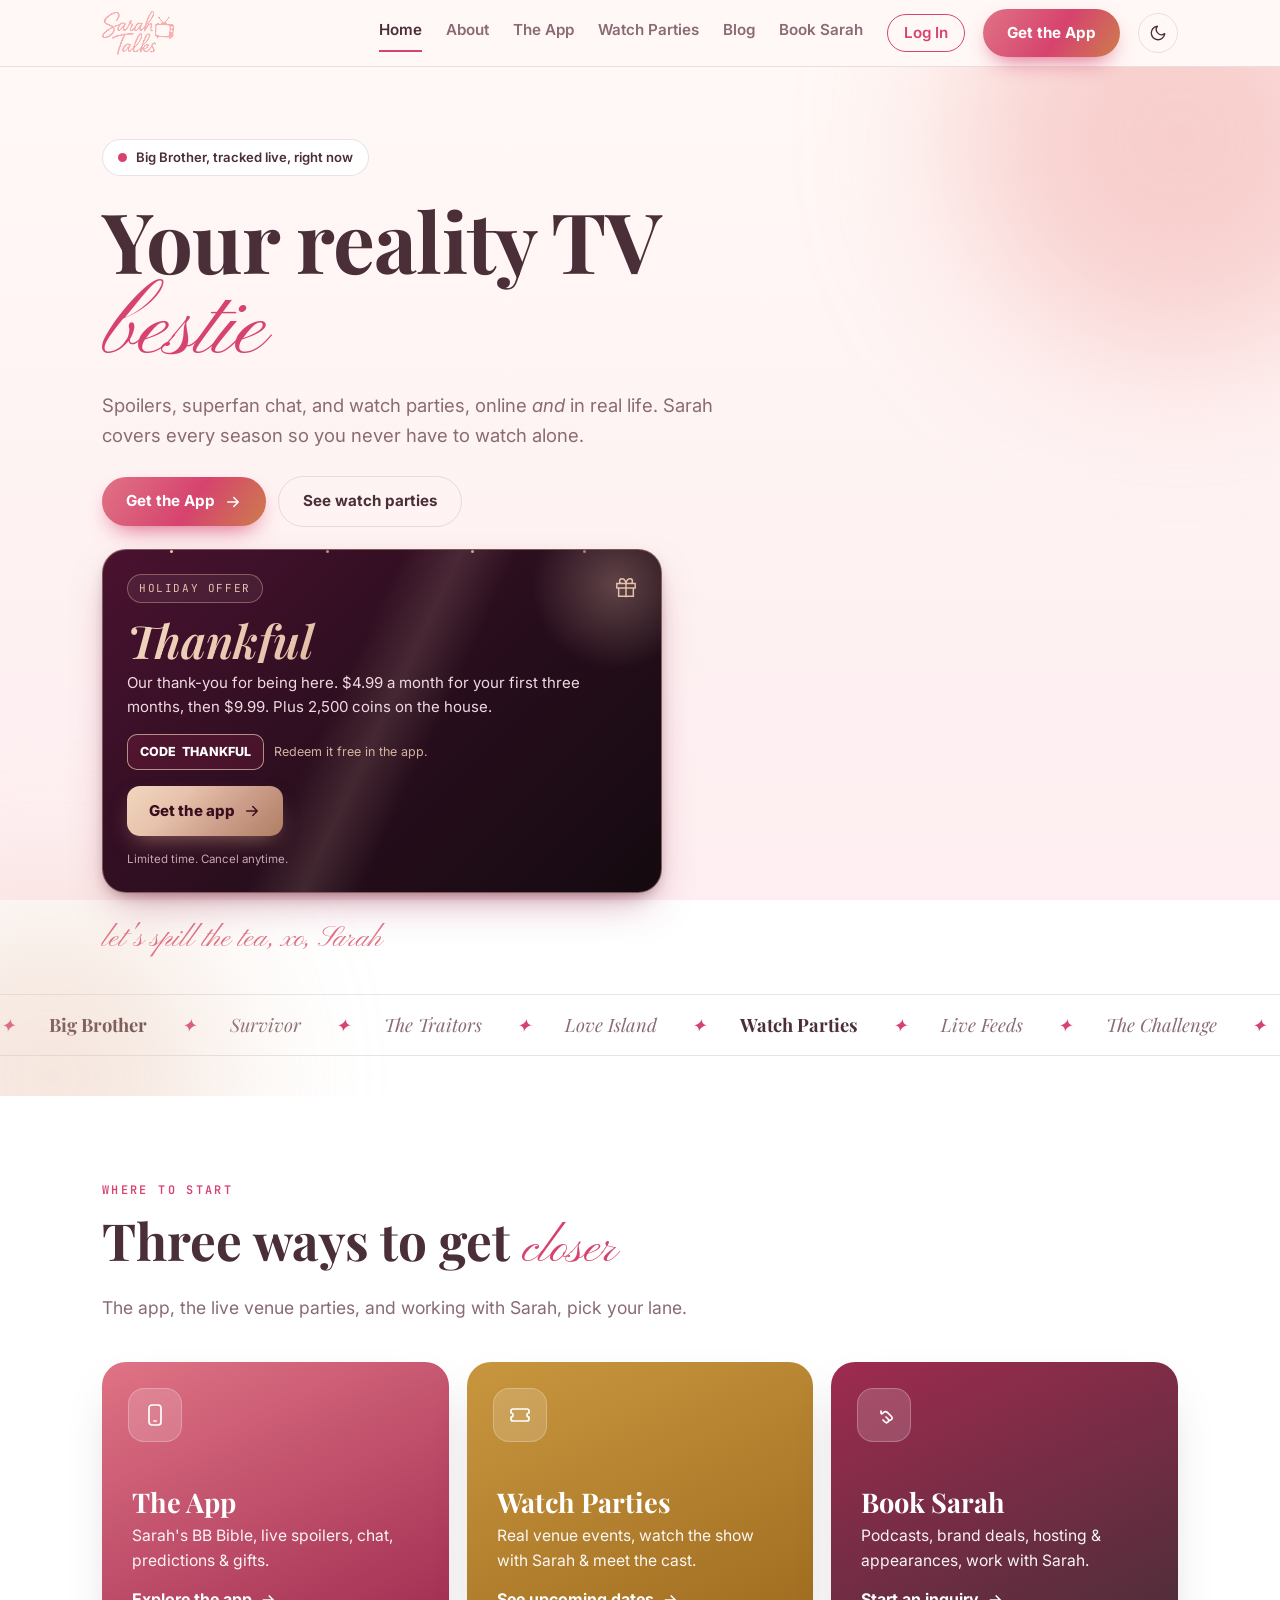
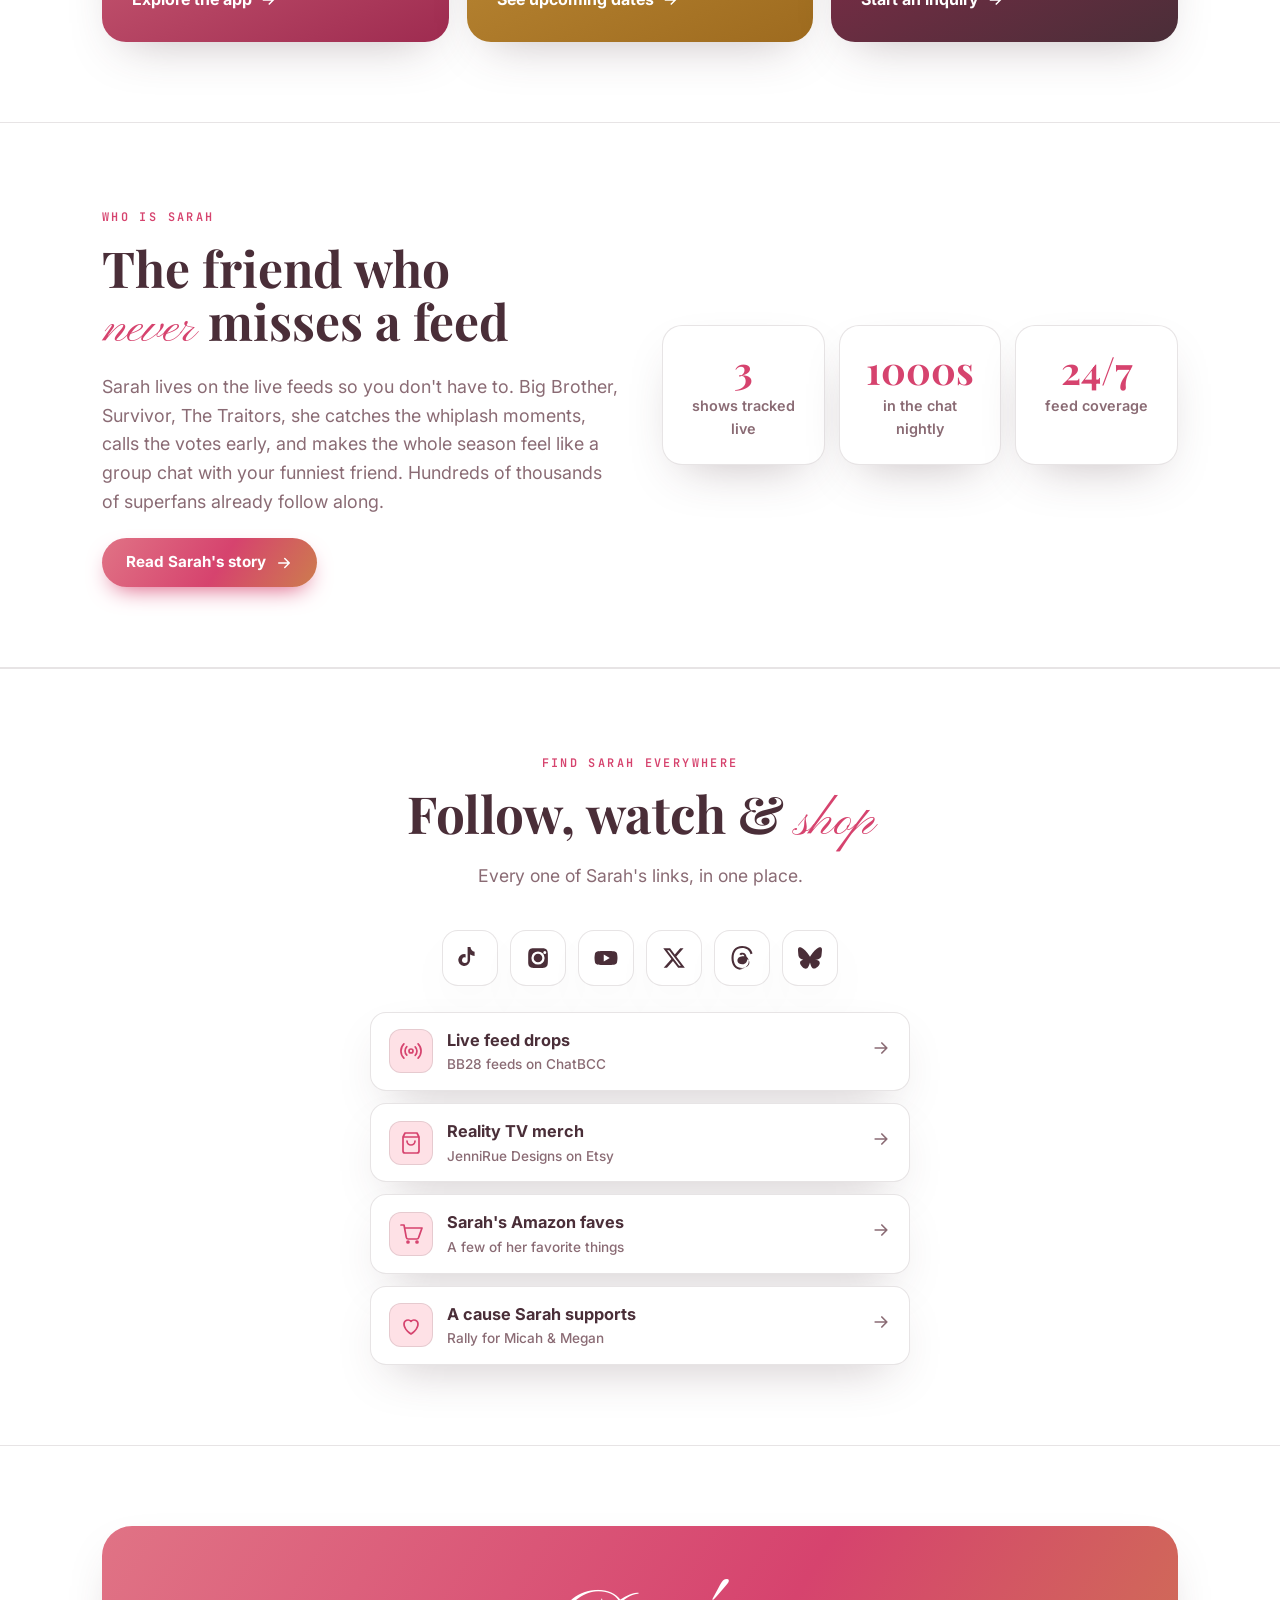
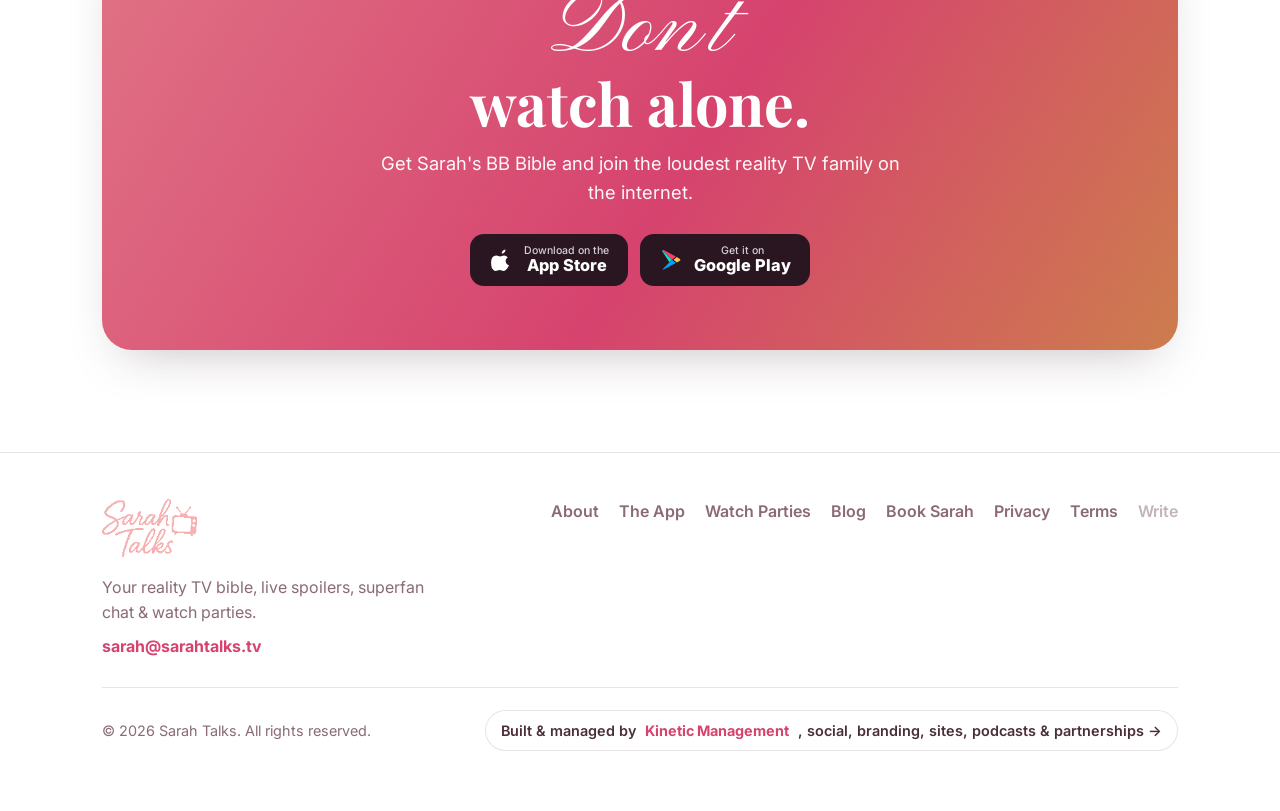
<file: index.html>
<!doctype html>
<html lang="en">
<head>
<meta charset="utf-8">
<meta name="viewport" content="width=device-width, initial-scale=1">
<title>Sarah Talks · Your Reality TV Bible</title>
<meta name="description" content="Sarah Talks: reality TV spoilers, superfan chat, live & in-person watch parties, and the Sarah's BB Bible app.">
<link rel="preconnect" href="https://fonts.googleapis.com">
<link rel="preconnect" href="https://fonts.gstatic.com" crossorigin>
<link href="https://fonts.googleapis.com/css2?family=Playfair+Display:ital,wght@0,500;0,600;0,700;0,800;1,500;1,600&family=Pinyon+Script&family=Inter:wght@400;500;600;700;800&family=JetBrains+Mono:wght@500;600&display=swap" rel="stylesheet">
<link rel="stylesheet" href="styles.css?v=6">
</head>
<body>
<header class="nav"><div class="wrap nav-in">
  <a href="index.html" class="brand"><img class="logo" src="assets/sarah-logo-trim.png" alt="Sarah Talks"></a>
  <nav class="nav-right">
    <div class="nav-links" id="navLinks">
      <a href="index.html" class="active">Home</a>
      <a href="about.html">About</a>
      <a href="app.html">The App</a>
      <a href="watch-parties.html">Watch Parties</a>
      <a href="blog.html">Blog</a>
      <a href="book.html">Book Sarah</a>
      <a href="https://app.sarahtalks.tv" class="nav-login">Log In</a>
    </div>
    <a href="app.html" class="btn btn-primary">Get the App</a>
    <button class="toggle" id="themeBtn" aria-label="Toggle theme"></button>
    <button class="menu-btn" id="menuBtn" aria-label="Menu"><svg viewBox="0 0 24 24" fill="none" stroke="currentColor" stroke-width="2" stroke-linecap="round"><path d="M3 6h18M3 12h18M3 18h18"/></svg></button>
  </nav>
</div></header>

<main>
  <section class="hero">
    <div class="blob a"></div><div class="blob b"></div>
    <div class="wrap hero-in">
      <span class="kicker"><span class="dot"></span> Big Brother, tracked live, right now</span>
      <h1 class="title">Your reality TV<span class="script">bestie</span></h1>
      <p class="lede">Spoilers, superfan chat, and watch parties, online <em>and</em> in real life. Sarah covers every season so you never have to watch alone.</p>
      <div class="cta-row">
        <a href="app.html" class="btn btn-primary">Get the App
          <svg viewBox="0 0 24 24" fill="none" stroke="currentColor" stroke-width="2" stroke-linecap="round" stroke-linejoin="round"><path d="M5 12h14M13 6l6 6-6 6"/></svg></a>
        <a href="watch-parties.html" class="btn btn-ghost">See watch parties</a>
      </div>
      <div class="thx">
        <span class="thx-sweep"></span><span class="thx-glow"></span>
        <span class="thx-mote" style="left:12%;animation-duration:7s"></span>
        <span class="thx-mote" style="left:40%;animation-duration:9s;animation-delay:1.5s;opacity:.7"></span>
        <span class="thx-mote" style="left:66%;animation-duration:8s;animation-delay:.7s;opacity:.8"></span>
        <span class="thx-mote" style="left:86%;animation-duration:10s;animation-delay:2.3s;opacity:.6"></span>
        <div class="thx-row"><span class="thx-tag">Holiday offer</span>
          <svg width="22" height="22" viewBox="0 0 24 24" fill="none" stroke="#E7C2AC" stroke-width="1.6"><path d="M20 12v9H4v-9M2 7h20v5H2zM12 22V7M12 7H7.5a2.5 2.5 0 0 1 0-5C11 2 12 7 12 7zM12 7h4.5a2.5 2.5 0 0 0 0-5C13 2 12 7 12 7z"/></svg></div>
        <h2>Thankful</h2>
        <p class="thx-copy">Our thank-you for being here. $4.99 a month for your first three months, then $9.99. Plus 2,500 coins on the house.</p>
        <p class="thx-codeline"><span class="thx-chip">CODE&nbsp;&nbsp;THANKFUL</span><span class="thx-note">Redeem it free in the app.</span></p>
        <a href="app.html#get" class="thx-cta">Get the app <svg width="18" height="18" viewBox="0 0 24 24" fill="none" stroke="currentColor" stroke-width="2" stroke-linecap="round" stroke-linejoin="round"><path d="M5 12h14M13 6l6 6-6 6"/></svg></a>
        <p class="thx-fine">Limited time. Cancel anytime.</p>
      </div>
      <p class="signoff">let's spill the tea, xo, Sarah</p>
    </div>
    <div class="marq"><div class="marq-track">
      <span>&#10022;</span> <b>Big Brother</b> <span>&#10022;</span> Survivor <span>&#10022;</span> The Traitors <span>&#10022;</span> Love Island <span>&#10022;</span> <b>Watch Parties</b> <span>&#10022;</span> Live Feeds <span>&#10022;</span> The Challenge <span>&#10022;</span>
      <span>&#10022;</span> <b>Big Brother</b> <span>&#10022;</span> Survivor <span>&#10022;</span> The Traitors <span>&#10022;</span> Love Island <span>&#10022;</span> <b>Watch Parties</b> <span>&#10022;</span> Live Feeds <span>&#10022;</span> The Challenge <span>&#10022;</span>
    </div></div>
  </section>

  <!-- THREE WORLDS -->
  <section>
    <div class="wrap">
      <div class="sec-head">
        <span class="eyebrow">Where to start</span>
        <h2>Three ways to get <span class="script">closer</span></h2>
        <p>The app, the live venue parties, and working with Sarah, pick your lane.</p>
      </div>
      <div class="split">
        <a class="world w-app" href="app.html">
          <span class="ic"><svg viewBox="0 0 24 24"><rect x="6" y="2" width="12" height="20" rx="3"/><path d="M11 18h2"/></svg></span>
          <h3>The App</h3>
          <p>Sarah's BB Bible, live spoilers, chat, predictions & gifts.</p>
          <span class="go">Explore the app <svg viewBox="0 0 24 24"><path d="M5 12h14M13 6l6 6-6 6"/></svg></span>
        </a>
        <a class="world w-party" href="watch-parties.html">
          <span class="ic"><svg viewBox="0 0 24 24"><path d="M3 8a2 2 0 0 1 2-2h14a2 2 0 0 1 2 2v2a2 2 0 0 0 0 4v2a2 2 0 0 1-2 2H5a2 2 0 0 1-2-2v-2a2 2 0 0 0 0-4z"/></svg></span>
          <h3>Watch Parties</h3>
          <p>Real venue events, watch the show with Sarah & meet the cast.</p>
          <span class="go">See upcoming dates <svg viewBox="0 0 24 24"><path d="M5 12h14M13 6l6 6-6 6"/></svg></span>
        </a>
        <a class="world w-book" href="book.html">
          <span class="ic"><svg viewBox="0 0 24 24"><path d="m11 17 2 2a1 1 0 0 0 3-3M14 14l2.5 2.5a1 1 0 0 0 3-3l-3.9-3.9a3 3 0 0 0-4.2 0l-.9.9a1 1 0 0 1-1.4 0L9 8"/></svg></span>
          <h3>Book Sarah</h3>
          <p>Podcasts, brand deals, hosting & appearances, work with Sarah.</p>
          <span class="go">Start an inquiry <svg viewBox="0 0 24 24"><path d="M5 12h14M13 6l6 6-6 6"/></svg></span>
        </a>
      </div>
    </div>
  </section>

  <!-- WHO -->
  <section class="band">
    <div class="wrap g2 grid" style="align-items:center;gap:44px">
      <div>
        <span class="eyebrow">Who is Sarah</span>
        <h2 style="font-size:clamp(2rem,5vw,3.1rem);font-weight:700;margin:12px 0">The friend who <span class="script rasp">never</span> misses a feed</h2>
        <p class="muted" style="font-size:1.12rem">Sarah lives on the live feeds so you don't have to. Big Brother, Survivor, The Traitors, she catches the whiplash moments, calls the votes early, and makes the whole season feel like a group chat with your funniest friend. Hundreds of thousands of superfans already follow along.</p>
        <div class="cta-row" style="margin-top:22px">
          <a href="about.html" class="btn btn-primary">Read Sarah's story
            <svg viewBox="0 0 24 24" fill="none" stroke="currentColor" stroke-width="2" stroke-linecap="round" stroke-linejoin="round"><path d="M5 12h14M13 6l6 6-6 6"/></svg></a>
        </div>
      </div>
      <div class="stats">
        <div class="stat-box"><b>3</b><small>shows tracked live</small></div>
        <div class="stat-box"><b>1000s</b><small>in the chat nightly</small></div>
        <div class="stat-box"><b>24/7</b><small>feed coverage</small></div>
      </div>
    </div>
  </section>

  <!-- FIND SARAH EVERYWHERE (linktree) -->
  <section id="links" class="band">
    <div class="wrap">
      <div class="sec-head" style="max-width:620px;margin-left:auto;margin-right:auto;text-align:center">
        <span class="eyebrow">Find Sarah everywhere</span>
        <h2>Follow, watch &amp; <span class="script">shop</span></h2>
        <p style="margin:0 auto">Every one of Sarah's links, in one place.</p>
      </div>
      <div class="sociicons">
        <a href="https://www.tiktok.com/@sarahtalksreality" target="_blank" rel="noopener" aria-label="TikTok"><svg viewBox="0 0 24 24"><path d="M16.6 5.8a5 5 0 0 1-3-1.7 4.9 4.9 0 0 1-1.1-3H9.6v13.1a2.8 2.8 0 1 1-2-2.7V8.3a5.9 5.9 0 1 0 4.5 5.7V8.5a8 8 0 0 0 4.5 1.4V6.9a4.8 4.8 0 0 1 0-1.1z"/></svg></a>
        <a href="https://www.instagram.com/sarahtalksreality" target="_blank" rel="noopener" aria-label="Instagram"><svg viewBox="0 0 24 24"><path d="M12 2.2c3.2 0 3.6 0 4.9.1 1.2.1 1.8.3 2.2.4.6.2 1 .5 1.4.9.4.4.7.8.9 1.4.1.4.3 1 .4 2.2.1 1.3.1 1.7.1 4.9s0 3.6-.1 4.9c-.1 1.2-.3 1.8-.4 2.2-.2.6-.5 1-.9 1.4-.4.4-.8.7-1.4.9-.4.1-1 .3-2.2.4-1.3.1-1.7.1-4.9.1s-3.6 0-4.9-.1c-1.2-.1-1.8-.3-2.2-.4-.6-.2-1-.5-1.4-.9-.4-.4-.7-.8-.9-1.4-.1-.4-.3-1-.4-2.2C2.2 15.6 2.2 15.2 2.2 12s0-3.6.1-4.9c.1-1.2.3-1.8.4-2.2.2-.6.5-1 .9-1.4.4-.4.8-.7 1.4-.9.4-.1 1-.3 2.2-.4C8.4 2.2 8.8 2.2 12 2.2zm0 3.2A6.6 6.6 0 1 0 18.6 12 6.6 6.6 0 0 0 12 5.4zm0 10.9A4.3 4.3 0 1 1 16.3 12 4.3 4.3 0 0 1 12 16.3zm6.8-11.2a1.5 1.5 0 1 0 1.5 1.5 1.5 1.5 0 0 0-1.5-1.5z"/></svg></a>
        <a href="https://www.youtube.com/@SarahtalksBTE" target="_blank" rel="noopener" aria-label="YouTube"><svg viewBox="0 0 24 24"><path d="M23 7.5a3 3 0 0 0-2.1-2.1C19 4.9 12 4.9 12 4.9s-7 0-8.9.5A3 3 0 0 0 1 7.5 31 31 0 0 0 .5 12 31 31 0 0 0 1 16.5a3 3 0 0 0 2.1 2.1c1.9.5 8.9.5 8.9.5s7 0 8.9-.5a3 3 0 0 0 2.1-2.1A31 31 0 0 0 23.5 12 31 31 0 0 0 23 7.5zM9.75 15.5v-7l6 3.5z"/></svg></a>
        <a href="https://x.com/SarahTalksReality" target="_blank" rel="noopener" aria-label="X"><svg viewBox="0 0 24 24"><path d="M18.244 2.25h3.308l-7.227 8.26 8.502 11.24h-6.657l-5.214-6.817L4.99 21.75H1.68l7.73-8.835L1.254 2.25H8.08l4.713 6.231 5.451-6.231zm-1.161 17.52h1.833L7.084 4.126H5.117l11.966 15.644z"/></svg></a>
        <a href="https://www.threads.net/@sarahtalksreality" target="_blank" rel="noopener" aria-label="Threads"><svg viewBox="0 0 24 24"><path d="M12.19 24h-.01c-3.58-.02-6.33-1.2-8.18-3.51C2.35 18.44 1.5 15.59 1.47 12.01v-.02c.03-3.58.88-6.43 2.53-8.48C5.84 1.2 8.6.02 12.18 0h.02c2.74.02 5.04.72 6.82 2.1 1.68 1.29 2.86 3.13 3.51 5.46l-2.04.57c-1.1-3.96-3.9-5.98-8.3-6.02-2.91.03-5.11.94-6.54 2.72C4.31 6.5 3.62 8.91 3.59 12c.03 3.09.72 5.5 2.06 7.16 1.43 1.78 3.63 2.7 6.54 2.72 2.62-.02 4.36-.63 5.8-2.05 1.65-1.61 1.62-3.59 1.09-4.8-.31-.71-.87-1.3-1.63-1.75-.19 1.35-.62 2.45-1.28 3.27-.89 1.1-2.14 1.7-3.73 1.79-1.2.07-2.36-.22-3.26-.8-1.06-.69-1.68-1.74-1.75-2.96-.07-1.19.41-2.29 1.33-3.08.88-.76 2.12-1.21 3.58-1.29.87-.05 1.68-.02 2.04.03-.06-.42-.21-.77-.44-1.04-.32-.38-.8-.57-1.43-.58h-.04c-.58 0-1.1.24-1.42.65l-1.57-1.08c.55-.82 1.52-1.32 2.99-1.34h.06c1.19.01 2.15.39 2.85 1.13.61.65.98 1.53 1.1 2.62.12.09.23.18.35.28.9.77 1.5 1.81 1.79 3.11.4 1.79.06 4.34-2.02 6.37-1.83 1.8-4.08 2.6-7.29 2.62z"/></svg></a>
        <a href="https://bsky.app/profile/sarahtalks.bsky.social" target="_blank" rel="noopener" aria-label="Bluesky"><svg viewBox="0 0 24 24"><path d="M12 10.8C10.91 8.69 7.95 4.75 5.2 2.8 2.57.94 1.56 1.27.9 1.57.14 1.91 0 3.08 0 3.77c0 .69.38 5.65.62 6.48.82 2.74 3.71 3.66 6.38 3.36.14-.02.28-.04.42-.06-.14.02-.28.04-.42.06-3.91.58-7.39 2-2.83 7.08 5.01 5.19 6.87-1.11 7.82-4.31.95 3.2 2.05 9.27 7.73 4.31 4.27-4.31 1.17-6.5-2.74-7.08a8.7 8.7 0 0 1-.42-.06c.14.02.28.04.42.06 2.67.3 5.57-.63 6.38-3.36.25-.83.62-5.79.62-6.48 0-.69-.14-1.86-.9-2.2-.66-.3-1.66-.63-4.3 1.23C16.05 4.75 13.09 8.69 12 10.8z"/></svg></a>
      </div>
      <div class="linklist">
        <a class="linkbtn" href="https://chatbcc.com/btebb28livefeeddrops01?u=sarah_talks" target="_blank" rel="noopener">
          <span class="ic"><svg viewBox="0 0 24 24"><circle cx="12" cy="12" r="2"/><path d="M16.2 7.8a6 6 0 0 1 0 8.5M7.8 16.2a6 6 0 0 1 0-8.5M19.1 4.9a10 10 0 0 1 0 14.2M4.9 19.1a10 10 0 0 1 0-14.2"/></svg></span>
          <span><b>Live feed drops</b><small>BB28 feeds on ChatBCC</small></span>
          <span class="arr"><svg viewBox="0 0 24 24"><path d="M5 12h14M13 6l6 6-6 6"/></svg></span></a>
        <a class="linkbtn" href="https://www.etsy.com/shop/JenniRueDesigns" target="_blank" rel="noopener">
          <span class="ic"><svg viewBox="0 0 24 24"><path d="M6 2 4 6v14a2 2 0 0 0 2 2h12a2 2 0 0 0 2-2V6l-2-4zM4 6h16M16 10a4 4 0 0 1-8 0"/></svg></span>
          <span><b>Reality TV merch</b><small>JenniRue Designs on Etsy</small></span>
          <span class="arr"><svg viewBox="0 0 24 24"><path d="M5 12h14M13 6l6 6-6 6"/></svg></span></a>
        <a class="linkbtn" href="https://www.amazon.com/shop/sarahtalksbb" target="_blank" rel="noopener">
          <span class="ic"><svg viewBox="0 0 24 24"><circle cx="9" cy="20" r="1"/><circle cx="18" cy="20" r="1"/><path d="M2 3h3l2.3 12.3a2 2 0 0 0 2 1.7h8.4a2 2 0 0 0 2-1.6L23 6H6"/></svg></span>
          <span><b>Sarah's Amazon faves</b><small>A few of her favorite things</small></span>
          <span class="arr"><svg viewBox="0 0 24 24"><path d="M5 12h14M13 6l6 6-6 6"/></svg></span></a>
        <a class="linkbtn" href="https://www.gofundme.com/f/rally-for-micah-and-megan-facing-glioblastoma" target="_blank" rel="noopener">
          <span class="ic"><svg viewBox="0 0 24 24"><path d="M12 21s-7-4.5-7-10a4 4 0 0 1 7-2.6A4 4 0 0 1 19 11c0 5.5-7 10-7 10z"/></svg></span>
          <span><b>A cause Sarah supports</b><small>Rally for Micah &amp; Megan</small></span>
          <span class="arr"><svg viewBox="0 0 24 24"><path d="M5 12h14M13 6l6 6-6 6"/></svg></span></a>
      </div>
    </div>
  </section>

  <!-- FINAL -->
  <section>
    <div class="wrap">
      <div class="final">
        <h2><span class="script">Don't</span> watch alone.</h2>
        <p>Get Sarah's BB Bible and join the loudest reality TV family on the internet.</p>
        <div class="cta-row">
          <a href="https://apps.apple.com/us/app/sarahs-bb-bible/id6790280154?ct=sarahtalks_home&mt=8" class="store" target="_blank" rel="noopener">
            <svg viewBox="0 0 24 24" fill="currentColor"><path d="M16.5 1.5c.1 1-.3 2-1 2.8-.7.8-1.8 1.4-2.8 1.3-.1-1 .4-2 1-2.7.7-.8 1.9-1.3 2.8-1.4zM20 17.2c-.5 1.2-.8 1.7-1.5 2.7-1 1.4-2.3 3.1-4 3.1-1.5 0-1.9-1-3.9-1-2 0-2.5 1-3.9 1-1.7 0-2.9-1.6-3.9-3C1.9 16.4 1.6 12 3.3 9.6c1-1.4 2.5-2.2 4-2.2 1.6 0 2.6 1 3.9 1 1.3 0 2-1 3.9-1 1.3 0 2.7.7 3.7 2-3.3 1.8-2.7 6.4 1.2 7.8z"/></svg>
            <span><small>Download on the</small><b>App Store</b></span></a>
          <a href="https://play.google.com/store/apps/details?id=com.kineticmgmt.bb_bible&referrer=utm_source%3Dsarahtalks.tv%26utm_medium%3Dwebsite%26utm_campaign%3Dsarahtalks%26utm_content%3Dhome" class="store" target="_blank" rel="noopener">
            <svg viewBox="0 0 24 24"><path fill="#00E5C3" d="M3.6 2.3 13 11.7l-2.6 2.6L3.1 3c.1-.3.3-.5.5-.7z"/><path fill="#FF3B6B" d="M16.8 8.5 13 11.7 3.6 2.3c.4-.3 1-.3 1.6 0l11.6 6.2z"/><path fill="#FFC24B" d="M20.9 11c.6.4.6 1.3 0 1.7l-3.1 1.7-3.2-2.7 3.2-2.7 3.1 2z"/><path fill="#00A2FF" d="M13 11.7 16.8 15 5.2 21.2c-.6.3-1.2.3-1.6 0l9.4-9.5z"/></svg>
            <span><small>Get it on</small><b>Google Play</b></span></a>
        </div>
      </div>
    </div>
  </section>
</main>

<footer><div class="wrap">
  <div class="foot-in">
    <div>
      <a href="index.html" class="brand"><img class="logo" src="assets/sarah-logo-trim.png" alt="Sarah Talks"></a>
      <p class="muted" style="margin:10px 0 0;max-width:34ch">Your reality TV bible, live spoilers, superfan chat & watch parties.</p>
      <a class="foot-mail" href="mailto:sarah@sarahtalks.tv">sarah@sarahtalks.tv</a>
    </div>
    <div class="foot-links">
      <a href="about.html">About</a><a href="app.html">The App</a><a href="watch-parties.html">Watch Parties</a><a href="blog.html">Blog</a><a href="book.html">Book Sarah</a>
      <a href="privacy.html">Privacy</a>
      <a href="https://www.apple.com/legal/internet-services/itunes/dev/stdeula/" target="_blank" rel="noopener">Terms</a><a href="write.html" style="opacity:.5">Write</a>
    </div>
  </div>
  <div class="kinetic">
    <span>&copy; <span id="yr">2026</span> Sarah Talks. All rights reserved.</span>
    <a class="plug" href="https://kinetic-mgmt.com" target="_blank" rel="noopener">Built &amp; managed by <b>Kinetic Management</b>, social, branding, sites, podcasts &amp; partnerships &rarr;</a>
  </div>
</div></footer>
<script src="app.js?v=5"></script>
</body>
</html>
</file>
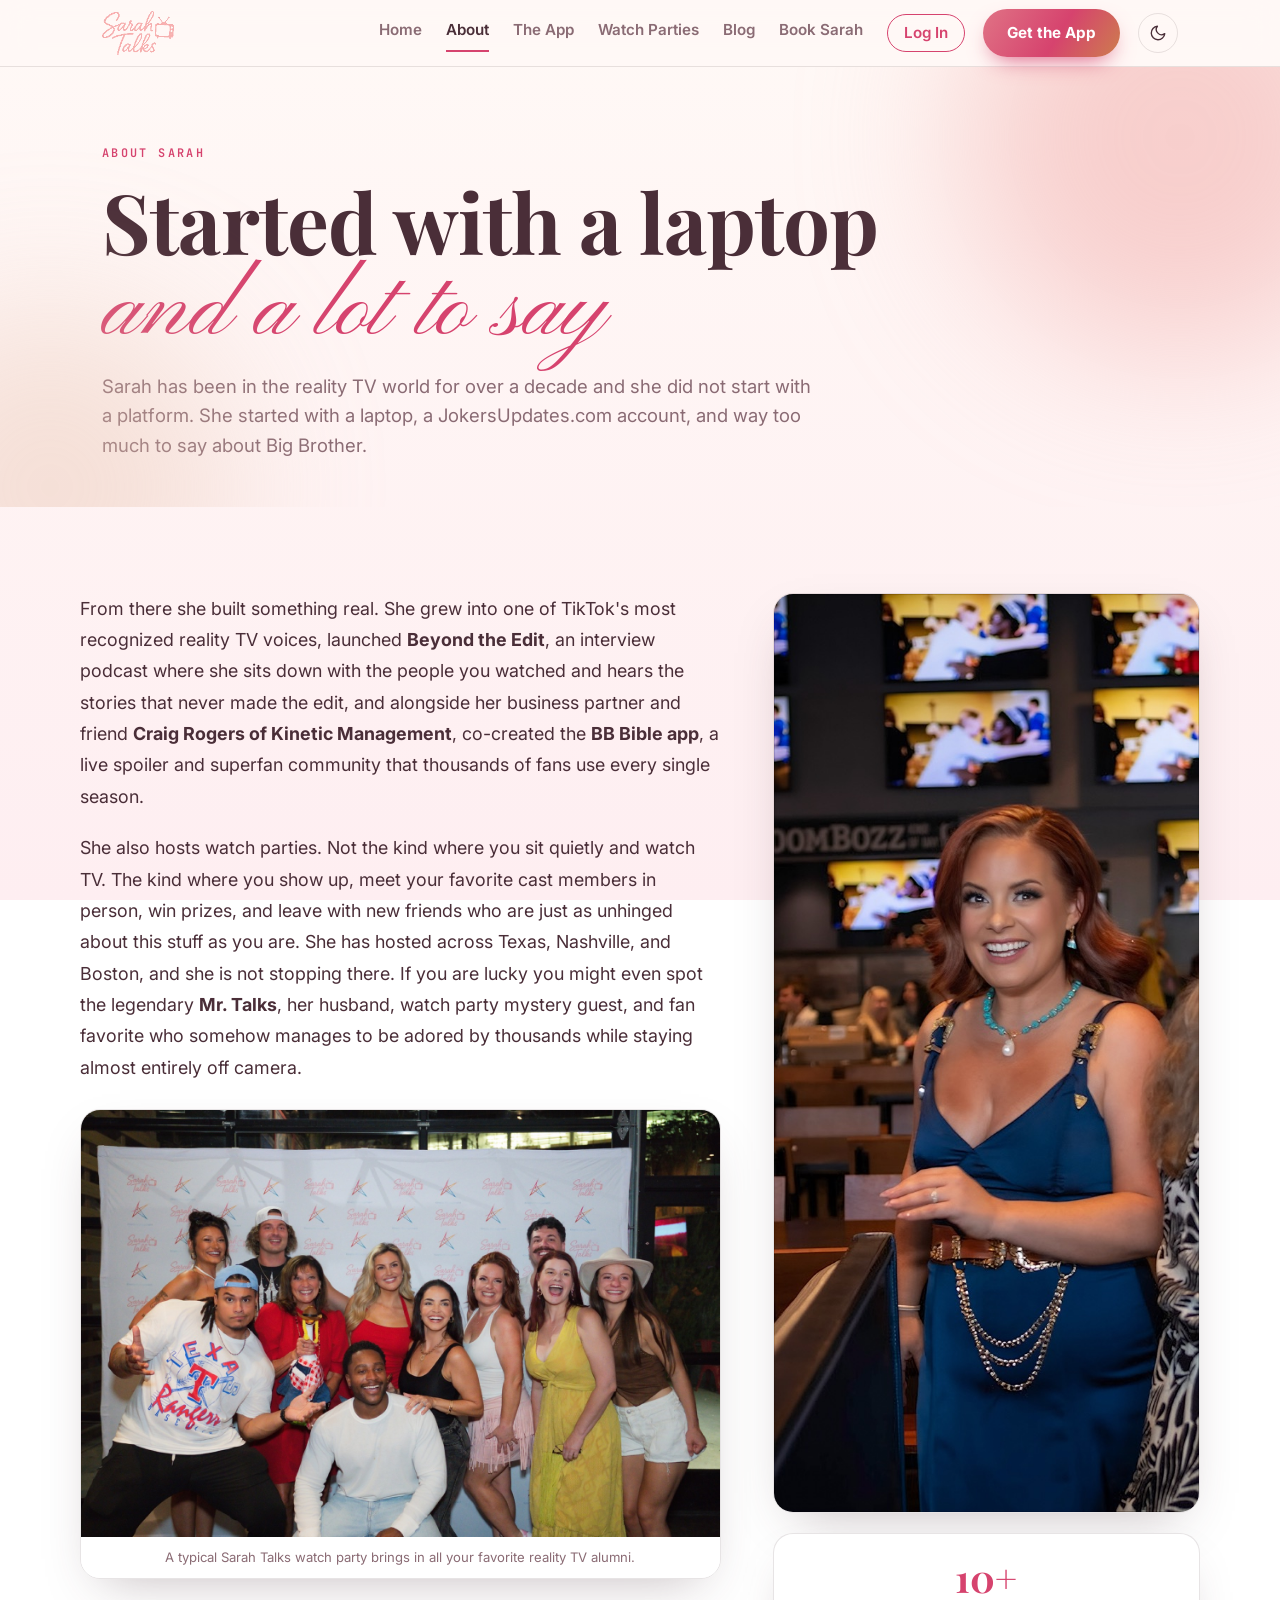
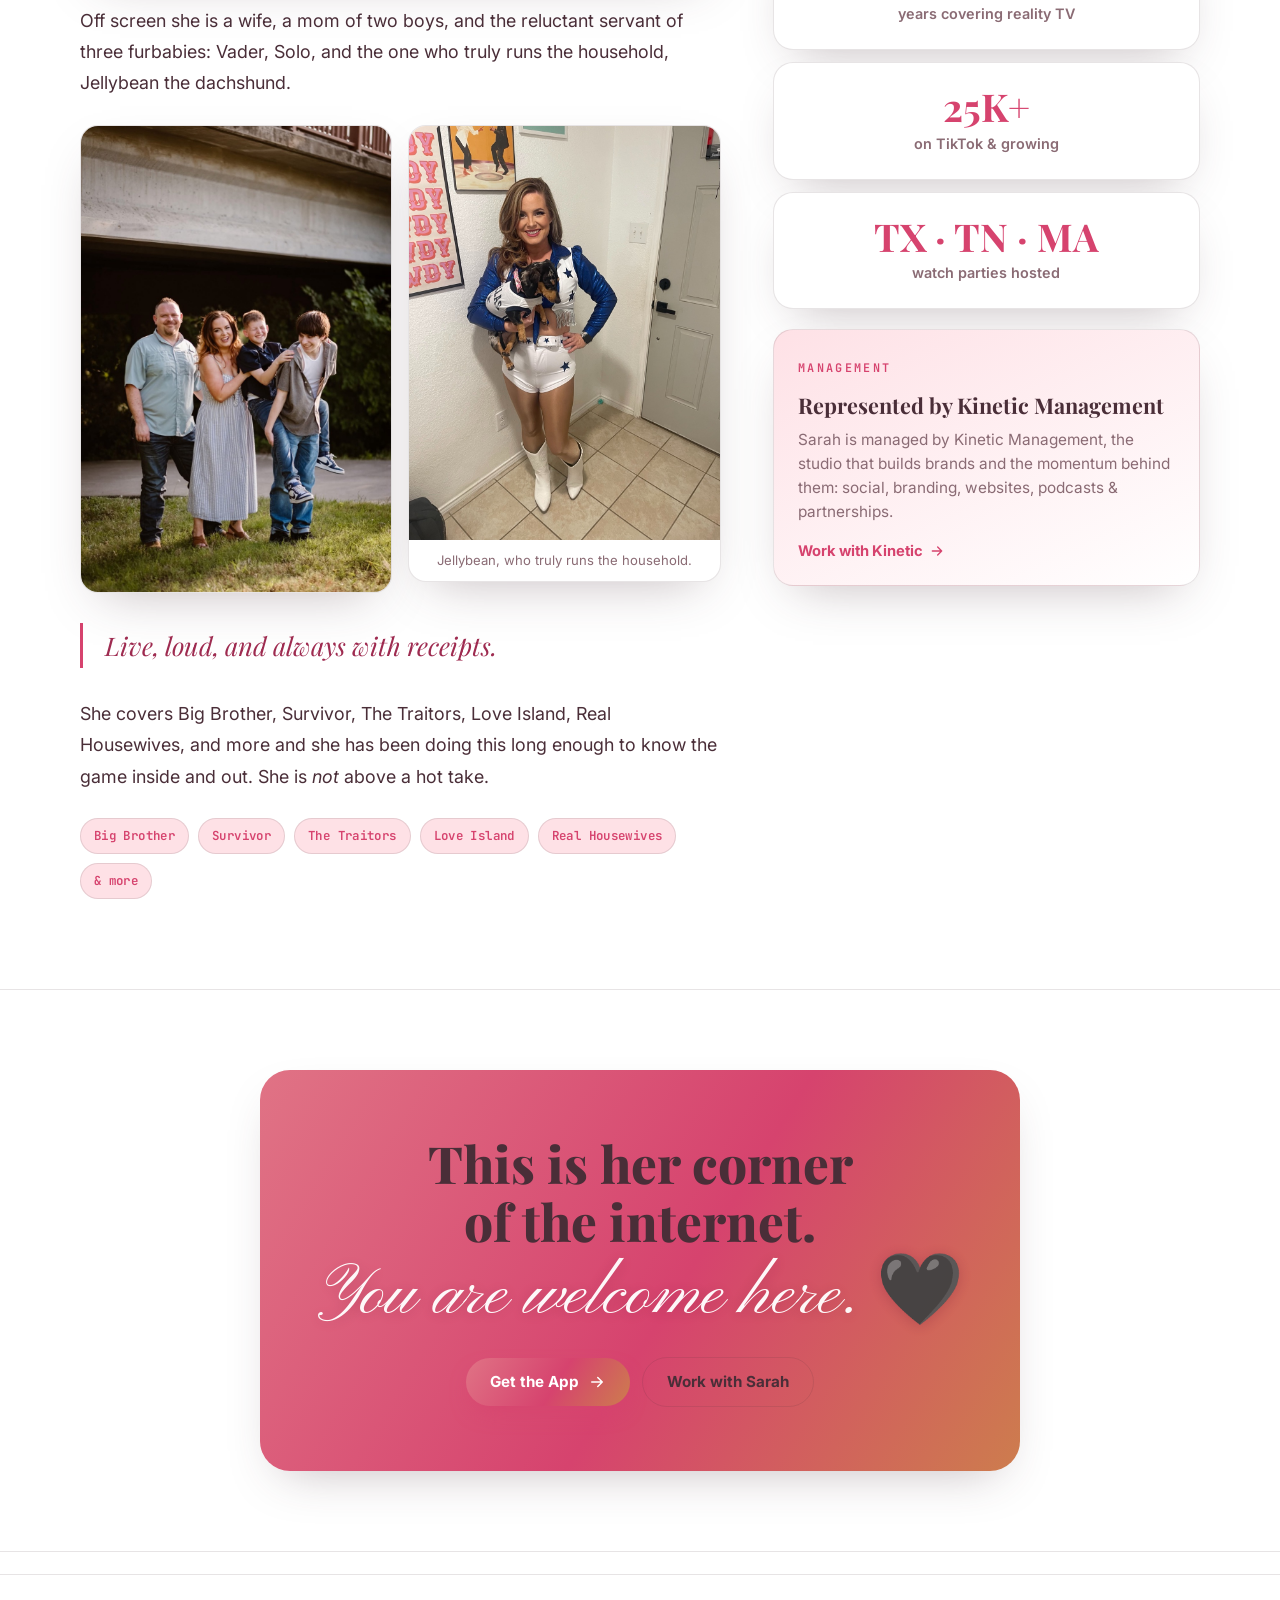
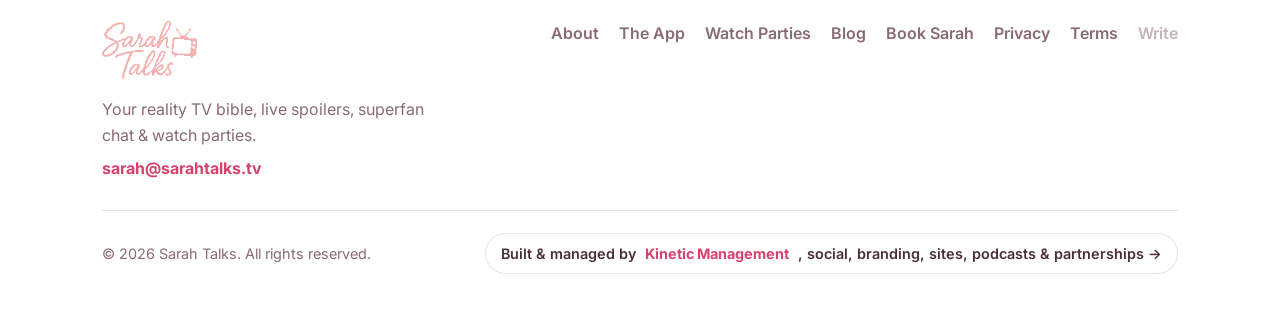
<file: about.html>
<!doctype html>
<html lang="en">
<head>
<meta charset="utf-8">
<meta name="viewport" content="width=device-width, initial-scale=1">
<title>About Sarah · Sarah Talks</title>
<meta name="description" content="Sarah has been in the reality TV world for over a decade: TikTok's reality bestie, host of Beyond the Edit, co-creator of the BB Bible app, and thrower of watch parties across Texas, Nashville & Boston.">
<link rel="preconnect" href="https://fonts.googleapis.com">
<link rel="preconnect" href="https://fonts.gstatic.com" crossorigin>
<link href="https://fonts.googleapis.com/css2?family=Playfair+Display:ital,wght@0,500;0,600;0,700;0,800;1,500;1,600&family=Pinyon+Script&family=Inter:wght@400;500;600;700;800&family=JetBrains+Mono:wght@500;600&display=swap" rel="stylesheet">
<link rel="stylesheet" href="styles.css?v=5">
</head>
<body>
<header class="nav"><div class="wrap nav-in">
  <a href="index.html" class="brand"><img class="logo" src="assets/sarah-logo-trim.png" alt="Sarah Talks"></a>
  <nav class="nav-right">
    <div class="nav-links" id="navLinks">
      <a href="index.html">Home</a>
      <a href="about.html" class="active">About</a>
      <a href="app.html">The App</a>
      <a href="watch-parties.html">Watch Parties</a>
      <a href="blog.html">Blog</a>
      <a href="book.html">Book Sarah</a>
      <a href="https://app.sarahtalks.tv" class="nav-login">Log In</a>
    </div>
    <a href="app.html" class="btn btn-primary">Get the App</a>
    <button class="toggle" id="themeBtn" aria-label="Toggle theme"></button>
    <button class="menu-btn" id="menuBtn" aria-label="Menu"><svg viewBox="0 0 24 24" fill="none" stroke="currentColor" stroke-width="2" stroke-linecap="round"><path d="M3 6h18M3 12h18M3 18h18"/></svg></button>
  </nav>
</div></header>

<main>
  <section class="hero about-hero">
    <div class="blob a"></div><div class="blob b"></div>
    <div class="wrap">
      <span class="eyebrow">About Sarah</span>
      <h1 class="title" style="margin-top:12px">Started with a laptop <span class="script">and a lot to say</span></h1>
      <p class="lede" style="max-width:60ch">Sarah has been in the reality TV world for over a decade and she did not start with a platform. She started with a laptop, a JokersUpdates.com account, and way too much to say about Big Brother.</p>
    </div>
  </section>

  <section>
    <div class="wrap about-grid">
      <div class="about-copy">
        <p>From there she built something real. She grew into one of TikTok's most recognized reality TV voices, launched <b>Beyond the Edit</b>, an interview podcast where she sits down with the people you watched and hears the stories that never made the edit, and alongside her business partner and friend <b>Craig Rogers of Kinetic Management</b>, co-created the <b>BB Bible app</b>, a live spoiler and superfan community that thousands of fans use every single season.</p>

        <p>She also hosts watch parties. Not the kind where you sit quietly and watch TV. The kind where you show up, meet your favorite cast members in person, win prizes, and leave with new friends who are just as unhinged about this stuff as you are. She has hosted across Texas, Nashville, and Boston, and she is not stopping there. If you are lucky you might even spot the legendary <b>Mr. Talks</b>, her husband, watch party mystery guest, and fan favorite who somehow manages to be adored by thousands while staying almost entirely off camera.</p>

        <figure class="about-photo"><img src="assets/about/party.jpg" alt="Sarah with fans and cast at a Sarah Talks watch party" loading="lazy"><figcaption>A typical Sarah Talks watch party brings in all your favorite reality TV alumni.</figcaption></figure>

        <p>Off screen she is a wife, a mom of two boys, and the reluctant servant of three furbabies: Vader, Solo, and the one who truly runs the household, Jellybean the dachshund.</p>

        <div class="about-duo">
          <figure><img src="assets/about/family.jpg" alt="Sarah with her husband and two sons" loading="lazy"></figure>
          <figure><img src="assets/about/jellybean.jpg" alt="Sarah holding Jellybean the dachshund" loading="lazy"><figcaption>Jellybean, who truly runs the household.</figcaption></figure>
        </div>

        <blockquote class="pull">Live, loud, and always with receipts.</blockquote>

        <p>She covers Big Brother, Survivor, The Traitors, Love Island, Real Housewives, and more and she has been doing this long enough to know the game inside and out. She is <em>not</em> above a hot take.</p>

        <div class="show-chips">
          <span>Big Brother</span><span>Survivor</span><span>The Traitors</span><span>Love Island</span><span>Real Housewives</span><span>&amp; more</span>
        </div>
      </div>

      <aside class="about-side">
        <figure class="about-portrait"><img src="assets/about/portrait.jpg" alt="Sarah at a watch party"></figure>
        <div class="stats about-stats">
          <div class="stat-box"><b>10+</b><small>years covering reality TV</small></div>
          <div class="stat-box"><b>25K+</b><small>on TikTok &amp; growing</small></div>
          <div class="stat-box"><b>TX · TN · MA</b><small>watch parties hosted</small></div>
        </div>
        <div class="kinetic-card">
          <span class="eyebrow">Management</span>
          <b>Represented by Kinetic Management</b>
          <p>Sarah is managed by Kinetic Management, the studio that builds brands and the momentum behind them: social, branding, websites, podcasts &amp; partnerships.</p>
          <a href="https://kinetic-mgmt.com" target="_blank" rel="noopener">Work with Kinetic <svg viewBox="0 0 24 24" width="16" height="16" fill="none" stroke="currentColor" stroke-width="2" stroke-linecap="round" stroke-linejoin="round"><path d="M5 12h14M13 6l6 6-6 6"/></svg></a>
        </div>
      </aside>
    </div>
  </section>

  <section class="band">
    <div class="wrap">
      <div class="final about-final">
        <h2 class="corner-line">This is her corner of the internet.</h2>
        <p class="welcome-line">You are welcome here. 🖤</p>
        <div class="cta-row" style="justify-content:center">
          <a href="app.html" class="btn btn-primary">Get the App
            <svg viewBox="0 0 24 24" fill="none" stroke="currentColor" stroke-width="2" stroke-linecap="round" stroke-linejoin="round"><path d="M5 12h14M13 6l6 6-6 6"/></svg></a>
          <a href="book.html" class="btn btn-ghost">Work with Sarah</a>
        </div>
      </div>
    </div>
  </section>
</main>

<footer><div class="wrap">
  <div class="foot-in">
    <div>
      <a href="index.html" class="brand"><img class="logo" src="assets/sarah-logo-trim.png" alt="Sarah Talks"></a>
      <p class="muted" style="margin:10px 0 0;max-width:34ch">Your reality TV bible, live spoilers, superfan chat &amp; watch parties.</p>
      <a class="foot-mail" href="mailto:sarah@sarahtalks.tv">sarah@sarahtalks.tv</a>
    </div>
    <div class="foot-links">
      <a href="about.html">About</a><a href="app.html">The App</a><a href="watch-parties.html">Watch Parties</a><a href="blog.html">Blog</a><a href="book.html">Book Sarah</a>
      <a href="privacy.html">Privacy</a>
      <a href="https://www.apple.com/legal/internet-services/itunes/dev/stdeula/" target="_blank" rel="noopener">Terms</a><a href="write.html" style="opacity:.5">Write</a>
    </div>
  </div>
  <div class="kinetic">
    <span>&copy; <span id="yr">2026</span> Sarah Talks. All rights reserved.</span>
    <a class="plug" href="https://kinetic-mgmt.com" target="_blank" rel="noopener">Built &amp; managed by <b>Kinetic Management</b>, social, branding, sites, podcasts &amp; partnerships &rarr;</a>
  </div>
</div></footer>
<script src="app.js?v=5"></script>
</body>
</html>
</file>
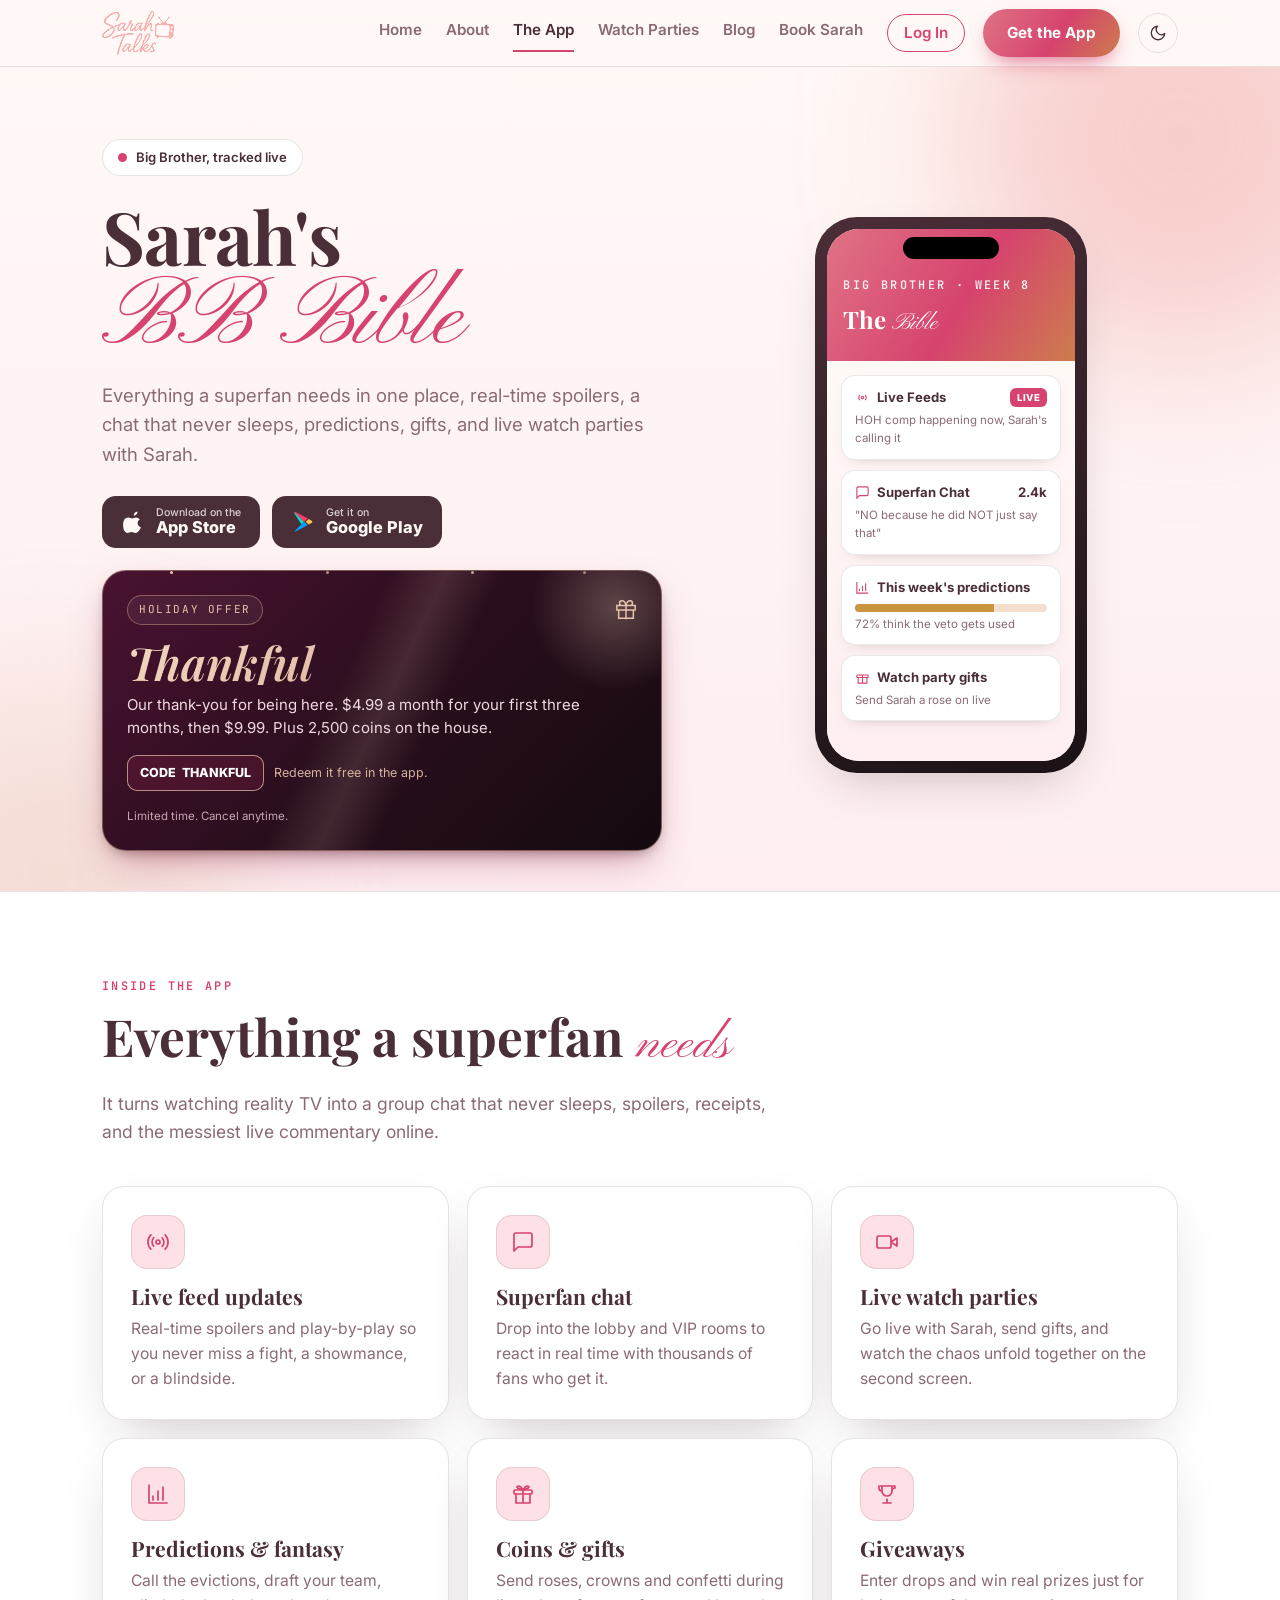
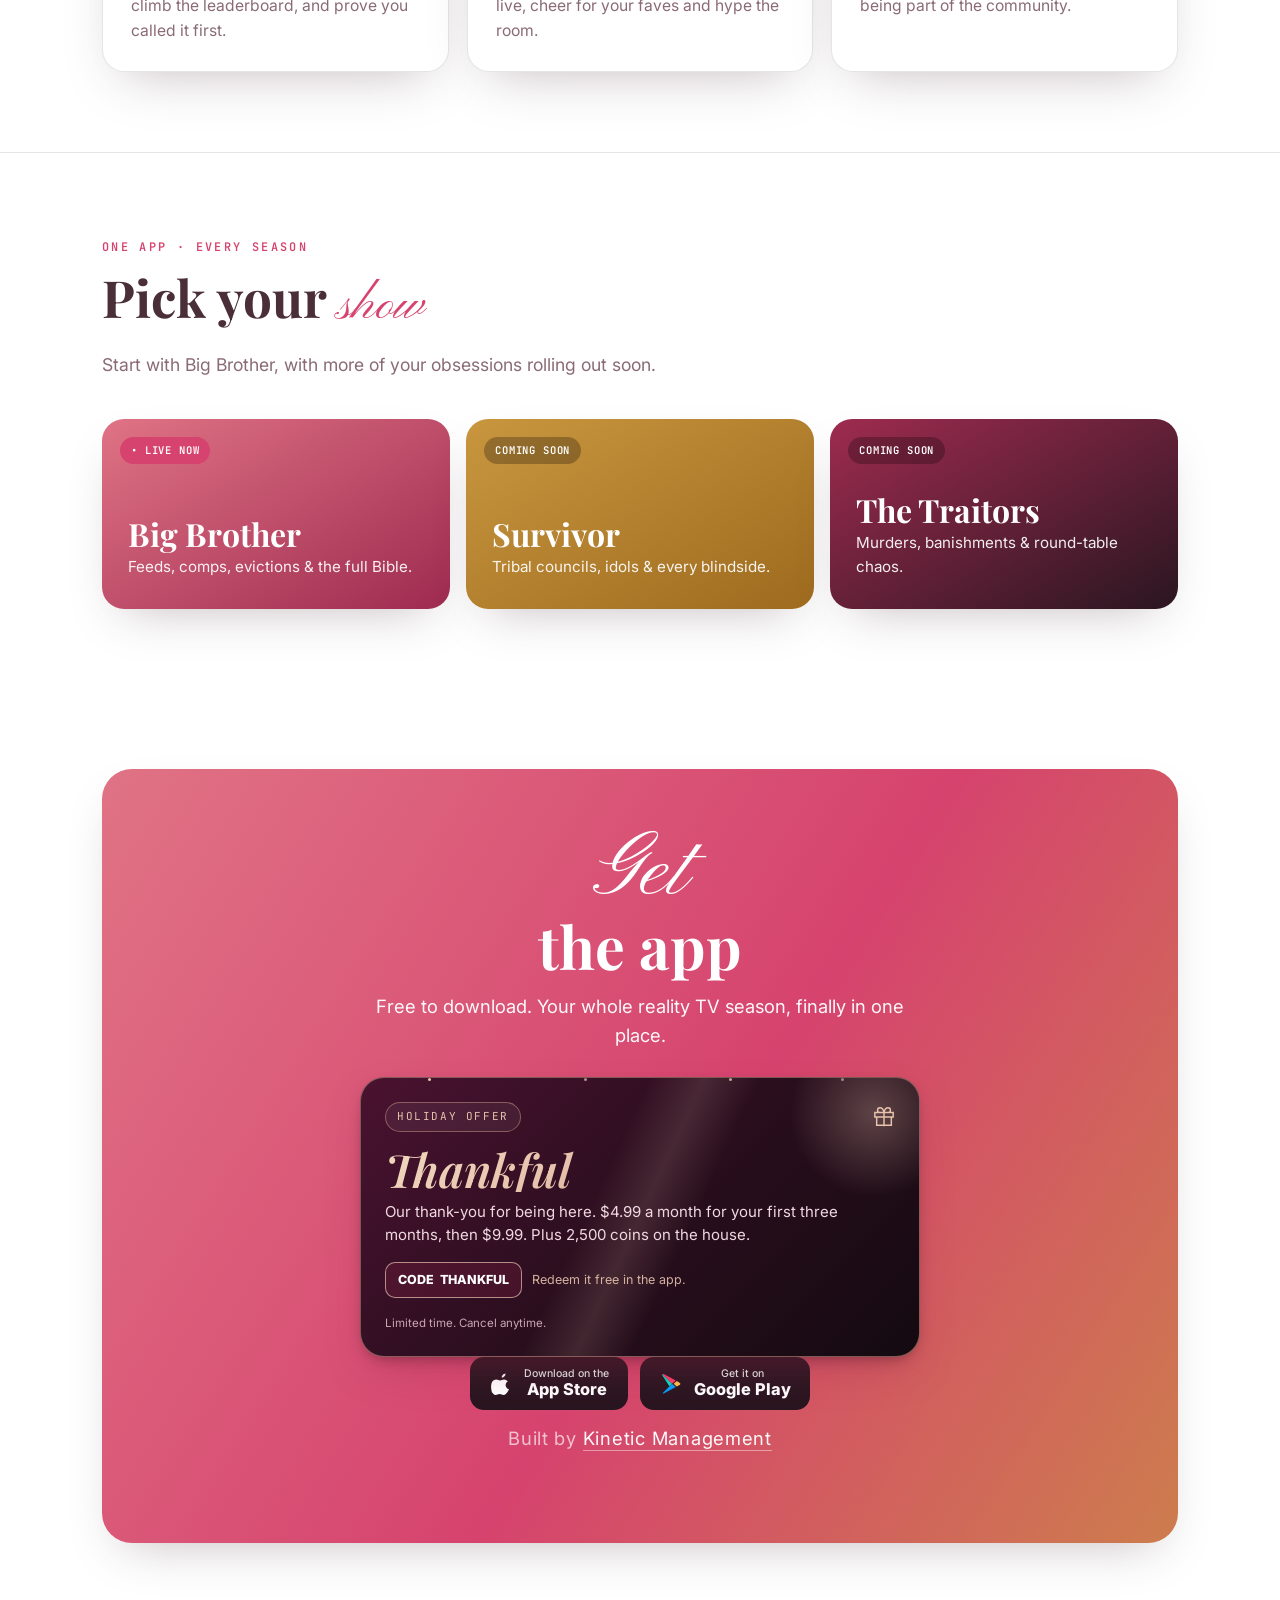
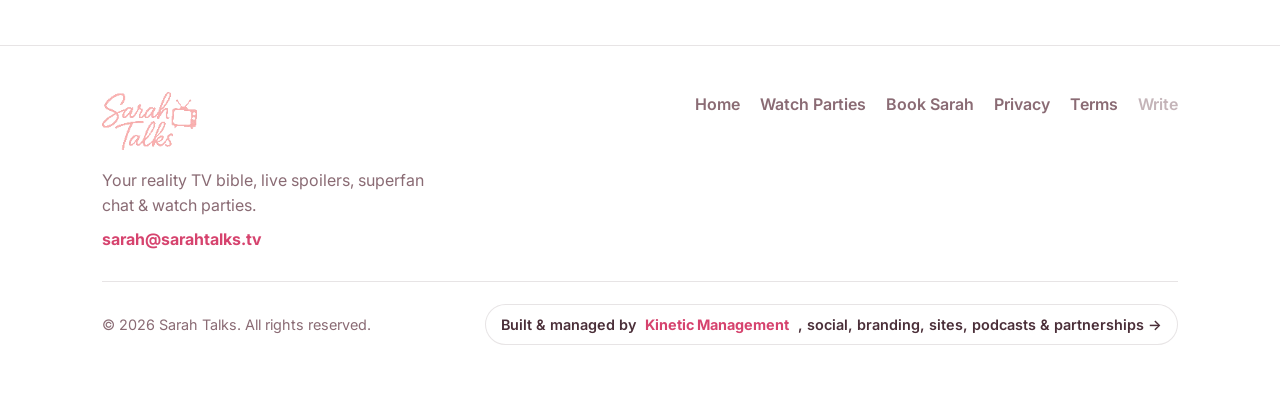
<file: app.html>
<!doctype html>
<html lang="en">
<head>
<meta charset="utf-8">
<meta name="viewport" content="width=device-width, initial-scale=1">
<title>The App · Sarah's BB Bible</title>
<meta name="description" content="Sarah's BB Bible: Big Brother tracked live. Spoilers, superfan chat, predictions, gifts and live watch parties, one app for every reality season.">
<link rel="preconnect" href="https://fonts.googleapis.com">
<link rel="preconnect" href="https://fonts.gstatic.com" crossorigin>
<link href="https://fonts.googleapis.com/css2?family=Playfair+Display:ital,wght@0,500;0,600;0,700;0,800;1,500;1,600&family=Pinyon+Script&family=Inter:wght@400;500;600;700;800&family=JetBrains+Mono:wght@500;600&display=swap" rel="stylesheet">
<link rel="stylesheet" href="styles.css?v=6">
</head>
<body>
<header class="nav"><div class="wrap nav-in">
  <a href="index.html" class="brand"><img class="logo" src="assets/sarah-logo-trim.png" alt="Sarah Talks"></a>
  <nav class="nav-right">
    <div class="nav-links" id="navLinks">
      <a href="index.html">Home</a>
      <a href="about.html">About</a>
      <a href="app.html" class="active">The App</a>
      <a href="watch-parties.html">Watch Parties</a>
      <a href="blog.html">Blog</a>
      <a href="book.html">Book Sarah</a>
      <a href="https://app.sarahtalks.tv" class="nav-login">Log In</a>
    </div>
    <a href="#get" class="btn btn-primary">Get the App</a>
    <button class="toggle" id="themeBtn" aria-label="Toggle theme"></button>
    <button class="menu-btn" id="menuBtn" aria-label="Menu"><svg viewBox="0 0 24 24" fill="none" stroke="currentColor" stroke-width="2" stroke-linecap="round"><path d="M3 6h18M3 12h18M3 18h18"/></svg></button>
  </nav>
</div></header>

<main>
  <section class="hero">
    <div class="blob a"></div><div class="blob b"></div>
    <div class="wrap hero-in hero-split">
      <div>
        <span class="kicker"><span class="dot"></span> Big Brother, tracked live</span>
        <h1 class="title" style="font-size:clamp(2.6rem,6.4vw,4.6rem)">Sarah's <span class="script">BB Bible</span></h1>
        <p class="lede">Everything a superfan needs in one place, real-time spoilers, a chat that never sleeps, predictions, gifts, and live watch parties with Sarah.</p>
        <div class="cta-row" id="get">
          <a href="https://apps.apple.com/us/app/sarahs-bb-bible/id6790280154?ct=sarahtalks_app&mt=8" class="store" target="_blank" rel="noopener">
            <svg viewBox="0 0 24 24" fill="currentColor"><path d="M16.5 1.5c.1 1-.3 2-1 2.8-.7.8-1.8 1.4-2.8 1.3-.1-1 .4-2 1-2.7.7-.8 1.9-1.3 2.8-1.4zM20 17.2c-.5 1.2-.8 1.7-1.5 2.7-1 1.4-2.3 3.1-4 3.1-1.5 0-1.9-1-3.9-1-2 0-2.5 1-3.9 1-1.7 0-2.9-1.6-3.9-3C1.9 16.4 1.6 12 3.3 9.6c1-1.4 2.5-2.2 4-2.2 1.6 0 2.6 1 3.9 1 1.3 0 2-1 3.9-1 1.3 0 2.7.7 3.7 2-3.3 1.8-2.7 6.4 1.2 7.8z"/></svg>
            <span><small>Download on the</small><b>App Store</b></span></a>
          <a href="https://play.google.com/store/apps/details?id=com.kineticmgmt.bb_bible&referrer=utm_source%3Dsarahtalks.tv%26utm_medium%3Dwebsite%26utm_campaign%3Dsarahtalks%26utm_content%3Dapp" class="store" target="_blank" rel="noopener">
            <svg viewBox="0 0 24 24"><path fill="#00E5C3" d="M3.6 2.3 13 11.7l-2.6 2.6L3.1 3c.1-.3.3-.5.5-.7z"/><path fill="#FF3B6B" d="M16.8 8.5 13 11.7 3.6 2.3c.4-.3 1-.3 1.6 0l11.6 6.2z"/><path fill="#FFC24B" d="M20.9 11c.6.4.6 1.3 0 1.7l-3.1 1.7-3.2-2.7 3.2-2.7 3.1 2z"/><path fill="#00A2FF" d="M13 11.7 16.8 15 5.2 21.2c-.6.3-1.2.3-1.6 0l9.4-9.5z"/></svg>
            <span><small>Get it on</small><b>Google Play</b></span></a>
        </div>
        <div class="thx">
          <span class="thx-sweep"></span><span class="thx-glow"></span>
          <span class="thx-mote" style="left:12%;animation-duration:7s"></span>
          <span class="thx-mote" style="left:40%;animation-duration:9s;animation-delay:1.5s;opacity:.7"></span>
          <span class="thx-mote" style="left:66%;animation-duration:8s;animation-delay:.7s;opacity:.8"></span>
          <span class="thx-mote" style="left:86%;animation-duration:10s;animation-delay:2.3s;opacity:.6"></span>
          <div class="thx-row"><span class="thx-tag">Holiday offer</span>
            <svg width="22" height="22" viewBox="0 0 24 24" fill="none" stroke="#E7C2AC" stroke-width="1.6"><path d="M20 12v9H4v-9M2 7h20v5H2zM12 22V7M12 7H7.5a2.5 2.5 0 0 1 0-5C11 2 12 7 12 7zM12 7h4.5a2.5 2.5 0 0 0 0-5C13 2 12 7 12 7z"/></svg></div>
          <h2>Thankful</h2>
          <p class="thx-copy">Our thank-you for being here. $4.99 a month for your first three months, then $9.99. Plus 2,500 coins on the house.</p>
          <p class="thx-codeline"><span class="thx-chip">CODE&nbsp;&nbsp;THANKFUL</span><span class="thx-note">Redeem it free in the app.</span></p>
          <p class="thx-fine">Limited time. Cancel anytime.</p>
        </div>
      </div>
      <div class="phone-wrap">
        <div class="phone"><div class="screen">
          <div class="sc-top"><span class="eyebrow">Big Brother &middot; Week 8</span><h4>The <span class="script">Bible</span></h4></div>
          <div class="sc-body">
            <div class="chip"><div class="r"><span class="l"><svg viewBox="0 0 24 24"><circle cx="12" cy="12" r="2"/><path d="M16.2 7.8a6 6 0 0 1 0 8.5M7.8 16.2a6 6 0 0 1 0-8.5"/></svg> Live Feeds</span><span class="liveTag">LIVE</span></div><div class="s">HOH comp happening now, Sarah's calling it</div></div>
            <div class="chip"><div class="r"><span class="l"><svg viewBox="0 0 24 24"><path d="M21 15a2 2 0 0 1-2 2H7l-4 4V5a2 2 0 0 1 2-2h14a2 2 0 0 1 2 2z"/></svg> Superfan Chat</span><span>2.4k</span></div><div class="s">"NO because he did NOT just say that"</div></div>
            <div class="chip"><div class="r"><span class="l"><svg viewBox="0 0 24 24"><path d="M3 3v18h18"/><path d="M7 14v4M12 9v9M17 5v13"/></svg> This week's predictions</span></div><div class="bar"><i></i></div><div class="s">72% think the veto gets used</div></div>
            <div class="chip"><div class="r"><span class="l"><svg viewBox="0 0 24 24"><rect x="3" y="8" width="18" height="4" rx="1"/><path d="M5 12v9h14v-9M12 8v13"/></svg> Watch party gifts</span></div><div class="s">Send Sarah a rose on live</div></div>
          </div>
        </div></div>
      </div>
    </div>
  </section>

  <section class="band">
    <div class="wrap">
      <div class="sec-head">
        <span class="eyebrow">Inside the app</span>
        <h2>Everything a superfan <span class="script">needs</span></h2>
        <p>It turns watching reality TV into a group chat that never sleeps, spoilers, receipts, and the messiest live commentary online.</p>
      </div>
      <div class="grid g3">
        <div class="card feat"><span class="ic"><svg viewBox="0 0 24 24"><circle cx="12" cy="12" r="2"/><path d="M16.2 7.8a6 6 0 0 1 0 8.5M7.8 16.2a6 6 0 0 1 0-8.5M19.1 4.9a10 10 0 0 1 0 14.2M4.9 19.1a10 10 0 0 1 0-14.2"/></svg></span><h3>Live feed updates</h3><p>Real-time spoilers and play-by-play so you never miss a fight, a showmance, or a blindside.</p></div>
        <div class="card feat"><span class="ic"><svg viewBox="0 0 24 24"><path d="M21 15a2 2 0 0 1-2 2H7l-4 4V5a2 2 0 0 1 2-2h14a2 2 0 0 1 2 2z"/></svg></span><h3>Superfan chat</h3><p>Drop into the lobby and VIP rooms to react in real time with thousands of fans who get it.</p></div>
        <div class="card feat"><span class="ic"><svg viewBox="0 0 24 24"><rect x="2" y="6" width="14" height="12" rx="2"/><path d="m22 8-6 4 6 4V8z"/></svg></span><h3>Live watch parties</h3><p>Go live with Sarah, send gifts, and watch the chaos unfold together on the second screen.</p></div>
        <div class="card feat"><span class="ic"><svg viewBox="0 0 24 24"><path d="M3 3v18h18"/><path d="M7 14v4M12 9v9M17 5v13"/></svg></span><h3>Predictions & fantasy</h3><p>Call the evictions, draft your team, climb the leaderboard, and prove you called it first.</p></div>
        <div class="card feat"><span class="ic"><svg viewBox="0 0 24 24"><rect x="3" y="8" width="18" height="4" rx="1"/><path d="M5 12v9h14v-9M12 8v13M12 8S9 3 6.5 4.5 12 8 12 8zM12 8s3-5 5.5-3.5S12 8 12 8z"/></svg></span><h3>Coins & gifts</h3><p>Send roses, crowns and confetti during live, cheer for your faves and hype the room.</p></div>
        <div class="card feat"><span class="ic"><svg viewBox="0 0 24 24"><path d="M8 21h8M12 17v4M7 4h10v5a5 5 0 0 1-10 0V4zM7 4H4v2a3 3 0 0 0 3 3M17 4h3v2a3 3 0 0 0-3 3"/></svg></span><h3>Giveaways</h3><p>Enter drops and win real prizes just for being part of the community.</p></div>
      </div>
    </div>
  </section>

  <section id="shows">
    <div class="wrap">
      <div class="sec-head">
        <span class="eyebrow">One app · every season</span>
        <h2>Pick your <span class="script">show</span></h2>
        <p>Start with Big Brother, with more of your obsessions rolling out soon.</p>
      </div>
      <div class="show-row">
        <div class="show bb"><span class="status live">&bull; Live now</span><h3>Big Brother</h3><p>Feeds, comps, evictions & the full Bible.</p></div>
        <div class="show sv"><span class="status">Coming soon</span><h3>Survivor</h3><p>Tribal councils, idols & every blindside.</p></div>
        <div class="show tr"><span class="status">Coming soon</span><h3>The Traitors</h3><p>Murders, banishments & round-table chaos.</p></div>
      </div>
    </div>
  </section>

  <section>
    <div class="wrap">
      <div class="final">
        <h2><span class="script">Get</span> the app</h2>
        <p>Free to download. Your whole reality TV season, finally in one place.</p>
        <div class="thx">
          <span class="thx-sweep"></span><span class="thx-glow"></span>
          <span class="thx-mote" style="left:12%;animation-duration:7s"></span>
          <span class="thx-mote" style="left:40%;animation-duration:9s;animation-delay:1.5s;opacity:.7"></span>
          <span class="thx-mote" style="left:66%;animation-duration:8s;animation-delay:.7s;opacity:.8"></span>
          <span class="thx-mote" style="left:86%;animation-duration:10s;animation-delay:2.3s;opacity:.6"></span>
          <div class="thx-row"><span class="thx-tag">Holiday offer</span>
            <svg width="22" height="22" viewBox="0 0 24 24" fill="none" stroke="#E7C2AC" stroke-width="1.6"><path d="M20 12v9H4v-9M2 7h20v5H2zM12 22V7M12 7H7.5a2.5 2.5 0 0 1 0-5C11 2 12 7 12 7zM12 7h4.5a2.5 2.5 0 0 0 0-5C13 2 12 7 12 7z"/></svg></div>
          <h2>Thankful</h2>
          <p class="thx-copy">Our thank-you for being here. $4.99 a month for your first three months, then $9.99. Plus 2,500 coins on the house.</p>
          <p class="thx-codeline"><span class="thx-chip">CODE&nbsp;&nbsp;THANKFUL</span><span class="thx-note">Redeem it free in the app.</span></p>
          <p class="thx-fine">Limited time. Cancel anytime.</p>
        </div>
        <div class="cta-row">
          <a href="https://apps.apple.com/us/app/sarahs-bb-bible/id6790280154?ct=sarahtalks_app&mt=8" class="store" target="_blank" rel="noopener">
            <svg viewBox="0 0 24 24" fill="#fff"><path d="M16.5 1.5c.1 1-.3 2-1 2.8-.7.8-1.8 1.4-2.8 1.3-.1-1 .4-2 1-2.7.7-.8 1.9-1.3 2.8-1.4zM20 17.2c-.5 1.2-.8 1.7-1.5 2.7-1 1.4-2.3 3.1-4 3.1-1.5 0-1.9-1-3.9-1-2 0-2.5 1-3.9 1-1.7 0-2.9-1.6-3.9-3C1.9 16.4 1.6 12 3.3 9.6c1-1.4 2.5-2.2 4-2.2 1.6 0 2.6 1 3.9 1 1.3 0 2-1 3.9-1 1.3 0 2.7.7 3.7 2-3.3 1.8-2.7 6.4 1.2 7.8z"/></svg>
            <span><small>Download on the</small><b>App Store</b></span></a>
          <a href="https://play.google.com/store/apps/details?id=com.kineticmgmt.bb_bible&referrer=utm_source%3Dsarahtalks.tv%26utm_medium%3Dwebsite%26utm_campaign%3Dsarahtalks%26utm_content%3Dapp" class="store" target="_blank" rel="noopener">
            <svg viewBox="0 0 24 24"><path fill="#00E5C3" d="M3.6 2.3 13 11.7l-2.6 2.6L3.1 3c.1-.3.3-.5.5-.7z"/><path fill="#FF3B6B" d="M16.8 8.5 13 11.7 3.6 2.3c.4-.3 1-.3 1.6 0l11.6 6.2z"/><path fill="#FFC24B" d="M20.9 11c.6.4.6 1.3 0 1.7l-3.1 1.7-3.2-2.7 3.2-2.7 3.1 2z"/><path fill="#00A2FF" d="M13 11.7 16.8 15 5.2 21.2c-.6.3-1.2.3-1.6 0l9.4-9.5z"/></svg>
            <span><small>Get it on</small><b>Google Play</b></span></a>
        </div>
        <p class="built-by">Built by <a href="https://kinetic-mgmt.com" target="_blank" rel="noopener">Kinetic Management</a></p>
      </div>
    </div>
  </section>
</main>

<footer><div class="wrap">
  <div class="foot-in">
    <div>
      <a href="index.html" class="brand"><img class="logo" src="assets/sarah-logo-trim.png" alt="Sarah Talks"></a>
      <p class="muted" style="margin:10px 0 0;max-width:34ch">Your reality TV bible, live spoilers, superfan chat & watch parties.</p>
      <a class="foot-mail" href="mailto:sarah@sarahtalks.tv">sarah@sarahtalks.tv</a>
    </div>
    <div class="foot-links">
      <a href="index.html">Home</a><a href="watch-parties.html">Watch Parties</a><a href="book.html">Book Sarah</a>
      <a href="privacy.html">Privacy</a>
      <a href="https://www.apple.com/legal/internet-services/itunes/dev/stdeula/" target="_blank" rel="noopener">Terms</a><a href="write.html" style="opacity:.5">Write</a>
    </div>
  </div>
  <div class="kinetic">
    <span>&copy; <span id="yr">2026</span> Sarah Talks. All rights reserved.</span>
    <a class="plug" href="https://kinetic-mgmt.com" target="_blank" rel="noopener">Built &amp; managed by <b>Kinetic Management</b>, social, branding, sites, podcasts &amp; partnerships &rarr;</a>
  </div>
</div></footer>
<script src="app.js?v=5"></script>
</body>
</html>
</file>
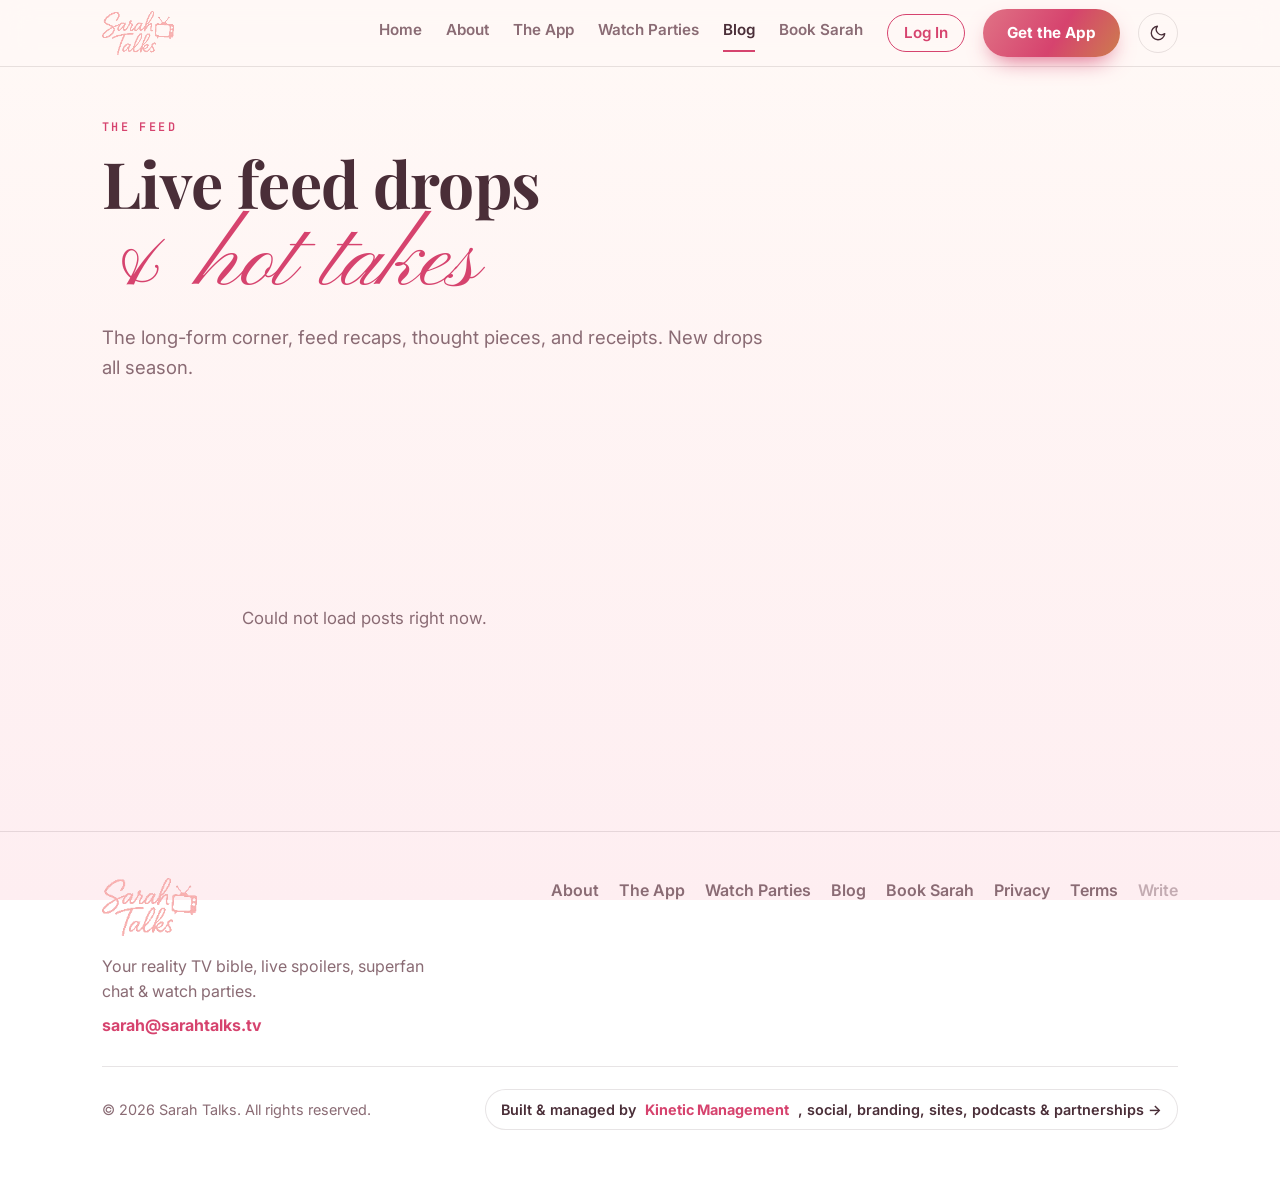
<file: blog.html>
<!doctype html>
<html lang="en">
<head>
<meta charset="utf-8">
<meta name="viewport" content="width=device-width, initial-scale=1">
<title>The Feed · Sarah Talks Blog</title>
<meta name="description" content="Live feed updates, thought pieces, and hot takes from Sarah, Big Brother, Survivor, The Traitors & more.">
<link rel="preconnect" href="https://fonts.googleapis.com">
<link rel="preconnect" href="https://fonts.gstatic.com" crossorigin>
<link href="https://fonts.googleapis.com/css2?family=Playfair+Display:ital,wght@0,500;0,600;0,700;0,800;1,500;1,600&family=Pinyon+Script&family=Inter:wght@400;500;600;700;800&family=JetBrains+Mono:wght@500;600&display=swap" rel="stylesheet">
<link rel="stylesheet" href="styles.css?v=5">
</head>
<body>
<header class="nav"><div class="wrap nav-in">
  <a href="index.html" class="brand"><img class="logo" src="assets/sarah-logo-trim.png" alt="Sarah Talks"></a>
  <nav class="nav-right">
    <div class="nav-links" id="navLinks">
      <a href="index.html">Home</a>
      <a href="about.html">About</a>
      <a href="app.html">The App</a>
      <a href="watch-parties.html">Watch Parties</a>
      <a href="blog.html" class="active">Blog</a>
      <a href="book.html">Book Sarah</a>
      <a href="https://app.sarahtalks.tv" class="nav-login">Log In</a>
    </div>
    <a href="app.html" class="btn btn-primary">Get the App</a>
    <button class="toggle" id="themeBtn" aria-label="Toggle theme"></button>
    <button class="menu-btn" id="menuBtn" aria-label="Menu"><svg viewBox="0 0 24 24" fill="none" stroke="currentColor" stroke-width="2" stroke-linecap="round"><path d="M3 6h18M3 12h18M3 18h18"/></svg></button>
  </nav>
</div></header>

<main>
  <section class="blog-head">
    <div class="wrap">
      <span class="eyebrow">The Feed</span>
      <h1 class="title" style="margin-top:10px;font-size:clamp(2.4rem,6vw,4rem)">Live feed drops <span class="script">&amp; hot takes</span></h1>
      <p class="lede" style="max-width:56ch">The long-form corner, feed recaps, thought pieces, and receipts. New drops all season.</p>
    </div>
  </section>

  <section>
    <div class="wrap">
      <div class="blog-list" id="list">
        <p class="blog-empty" id="loading">Loading the latest…</p>
      </div>
    </div>
  </section>
</main>

<footer><div class="wrap">
  <div class="foot-in">
    <div>
      <a href="index.html" class="brand"><img class="logo" src="assets/sarah-logo-trim.png" alt="Sarah Talks"></a>
      <p class="muted" style="margin:10px 0 0;max-width:34ch">Your reality TV bible, live spoilers, superfan chat &amp; watch parties.</p>
      <a class="foot-mail" href="mailto:sarah@sarahtalks.tv">sarah@sarahtalks.tv</a>
    </div>
    <div class="foot-links">
      <a href="about.html">About</a><a href="app.html">The App</a><a href="watch-parties.html">Watch Parties</a><a href="blog.html">Blog</a><a href="book.html">Book Sarah</a>
      <a href="privacy.html">Privacy</a>
      <a href="https://www.apple.com/legal/internet-services/itunes/dev/stdeula/" target="_blank" rel="noopener">Terms</a><a href="write.html" style="opacity:.5">Write</a>
    </div>
  </div>
  <div class="kinetic">
    <span>&copy; <span id="yr">2026</span> Sarah Talks. All rights reserved.</span>
    <a class="plug" href="https://kinetic-mgmt.com" target="_blank" rel="noopener">Built &amp; managed by <b>Kinetic Management</b>, social, branding, sites, podcasts &amp; partnerships &rarr;</a>
  </div>
</div></footer>
<script src="app.js?v=5"></script>
<script src="blog.js?v=5"></script>
<script>
(function(){
  var list = document.getElementById('list');
  var fmt = function(d){ try { return new Date(d).toLocaleDateString(undefined,{month:'short',day:'numeric',year:'numeric'}); } catch(e){ return ''; } };
  Blog.list().then(function(posts){
    if(!posts || !posts.length){
      list.innerHTML = '<p class="blog-empty">No posts yet, check back soon.</p>';
      return;
    }
    var admin = Blog.isLoggedIn();
    list.innerHTML = posts.map(function(p){
      var cover = p.cover_url
        ? '<div class="pcard-cover" style="--cover:url(\''+Blog.esc(p.cover_url)+'\')"><img class="pcard-img" src="'+Blog.esc(p.cover_url)+'" alt="" loading="lazy"></div>'
        : '<div class="pcard-cover noimg"><span class="ph">Sarah Talks</span></div>';
      var tag = p.tag ? '<span class="tag">'+Blog.esc(p.tag)+'</span>' : '';
      var ex = p.excerpt ? '<p>'+Blog.esc(p.excerpt)+'</p>' : '';
      var card = '<a class="pcard" href="post.html?slug='+encodeURIComponent(p.slug)+'">'
        + cover
        + '<div class="pcard-body">'+tag+'<h3>'+Blog.esc(p.title)+'</h3>'+ex
        + '<span class="meta">'+Blog.esc(p.author_name||'Sarah')+' · '+fmt(p.published_at||p.created_at)+'</span>'
        + '</div></a>';
      if(admin){
        return '<div class="pcard-wrap">'+card+'<a class="pcard-edit" href="write.html?edit='+encodeURIComponent(p.slug)+'">✎ Edit</a></div>';
      }
      return card;
    }).join('');
  }).catch(function(){
    list.innerHTML = '<p class="blog-empty">Could not load posts right now.</p>';
  });
})();
</script>
</body>
</html>
</file>
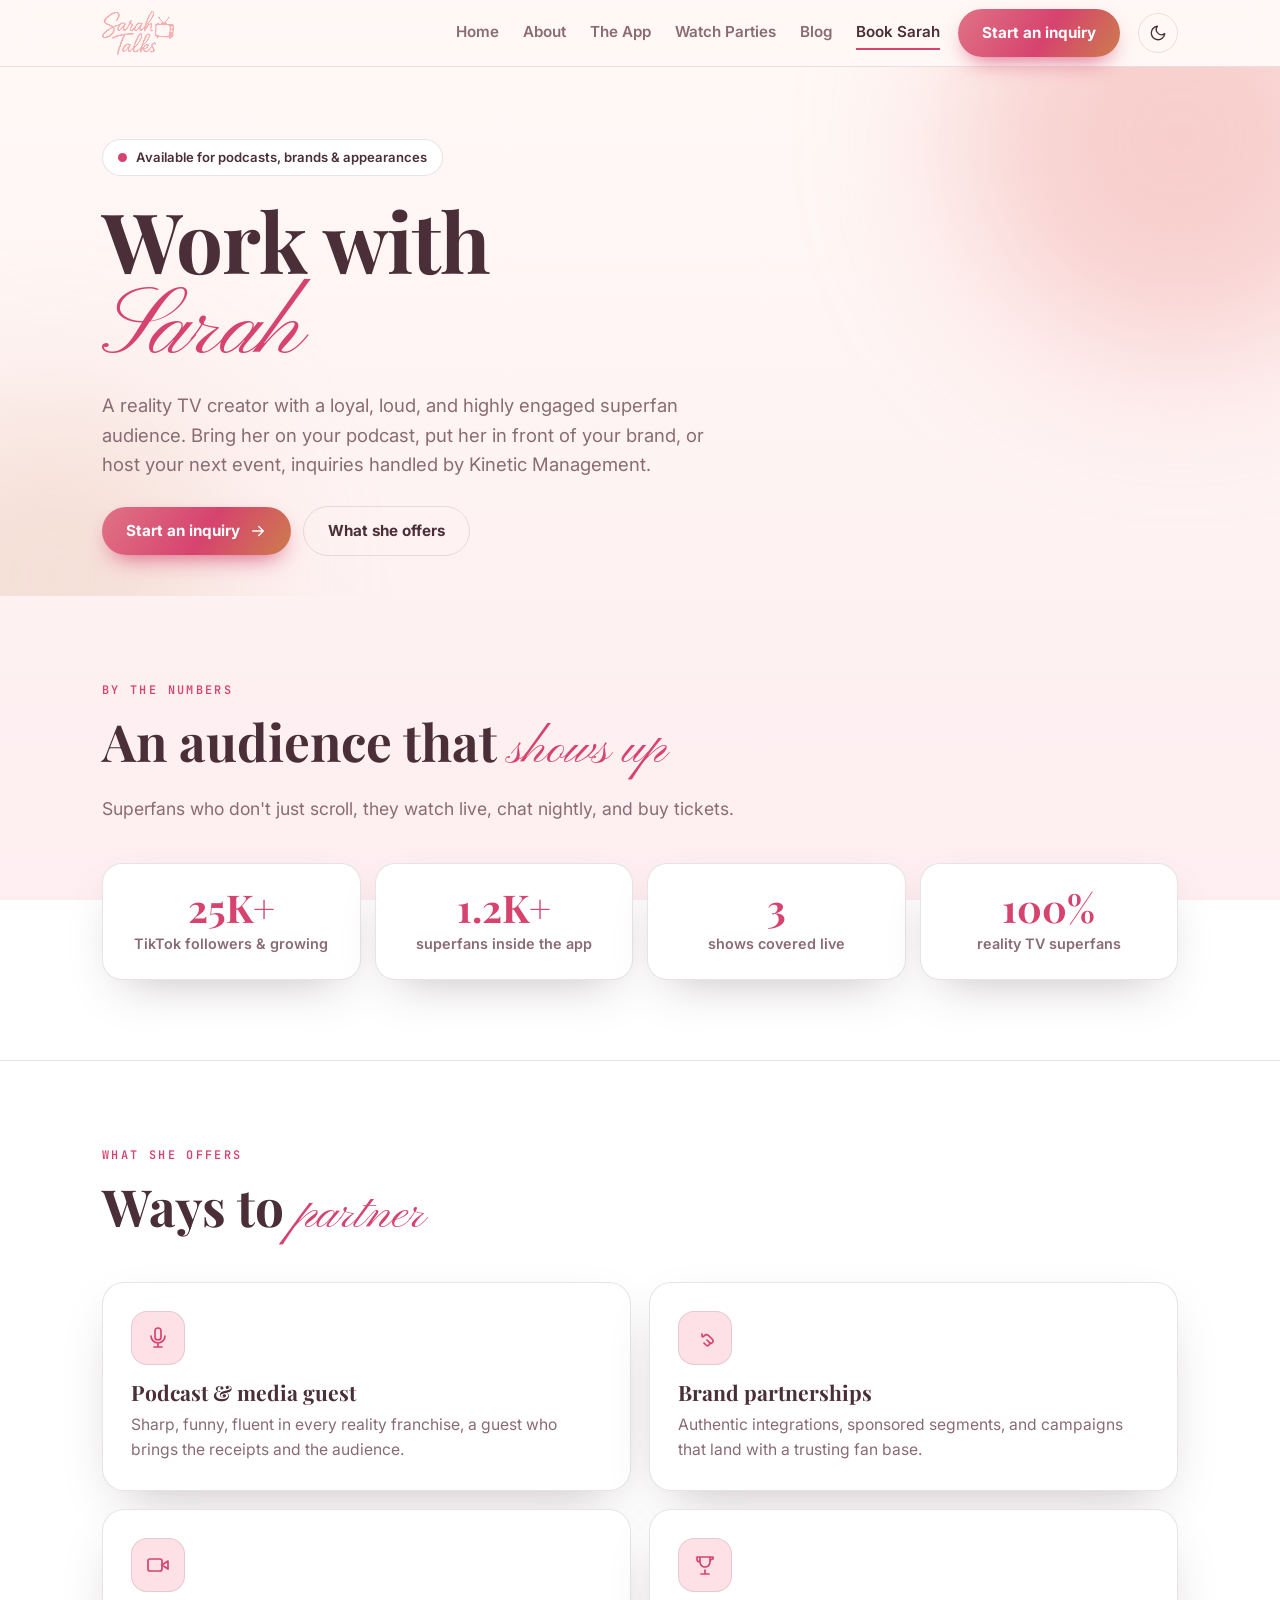
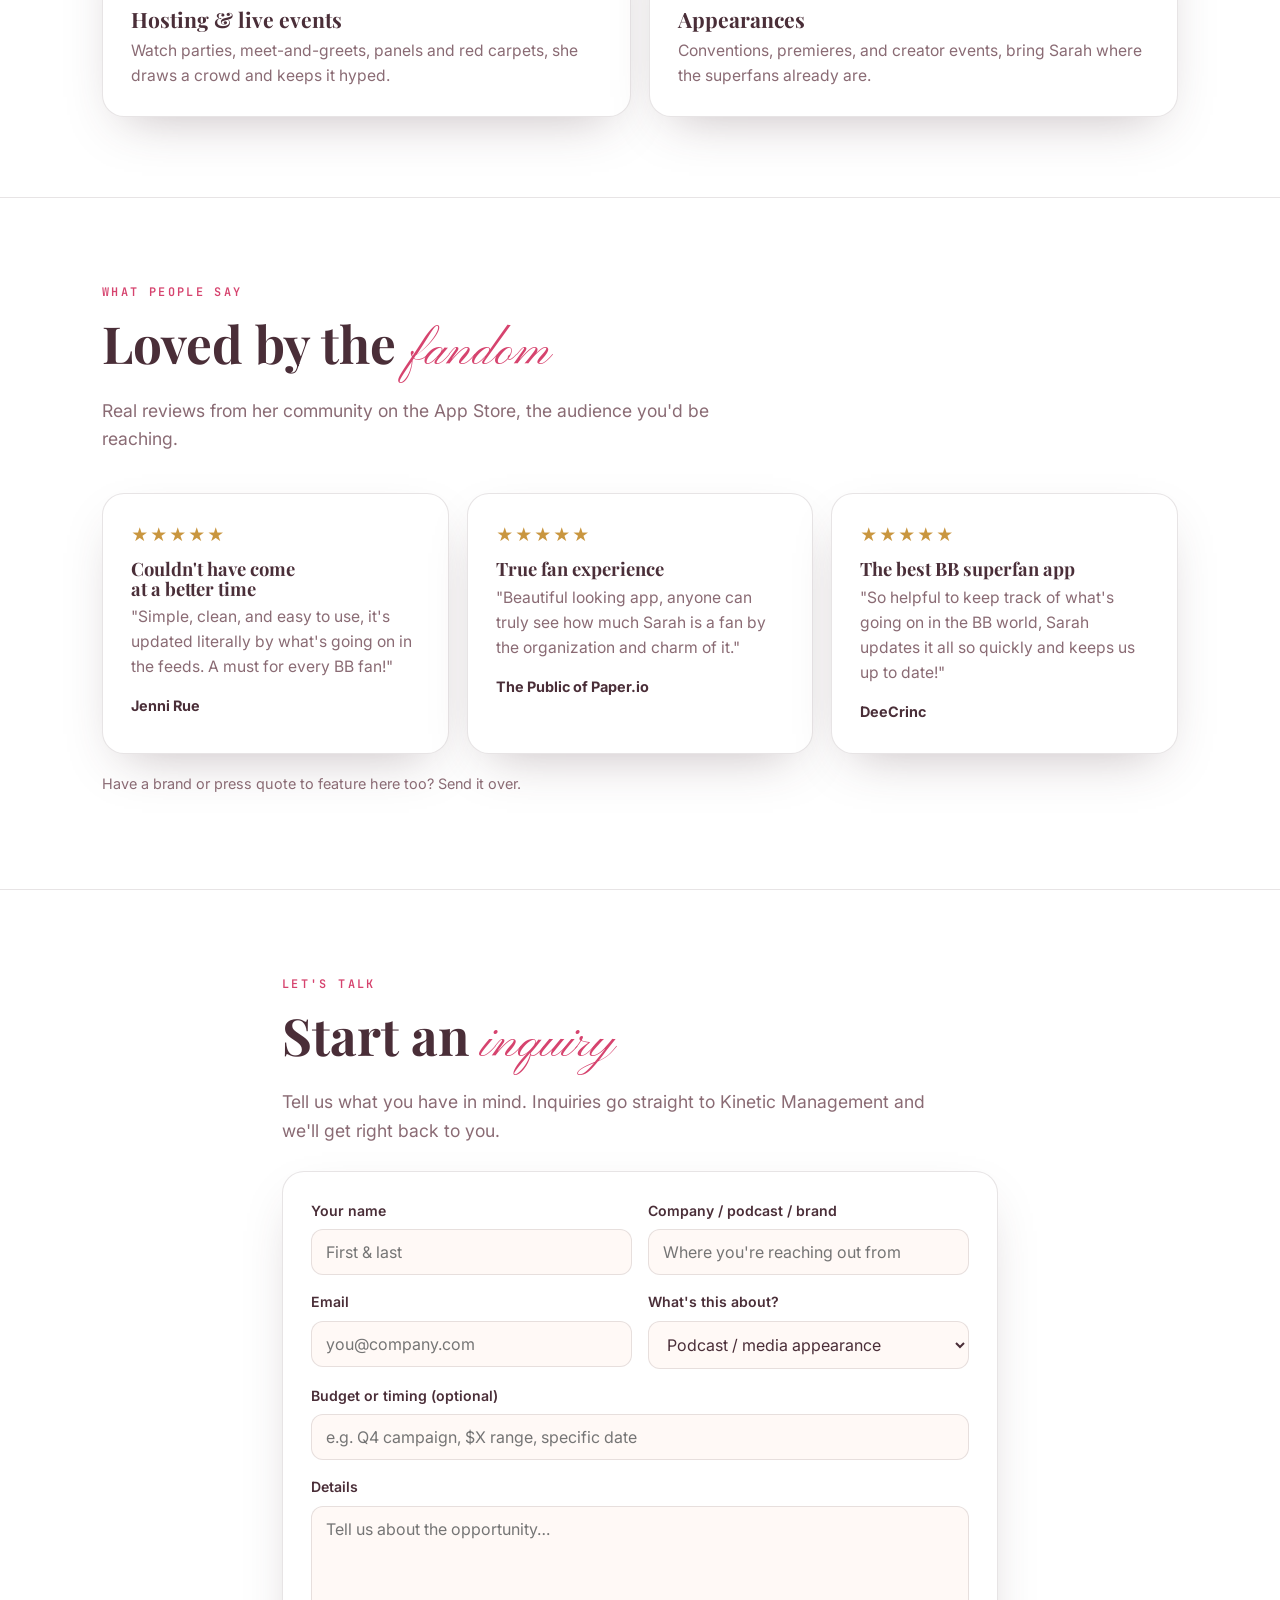
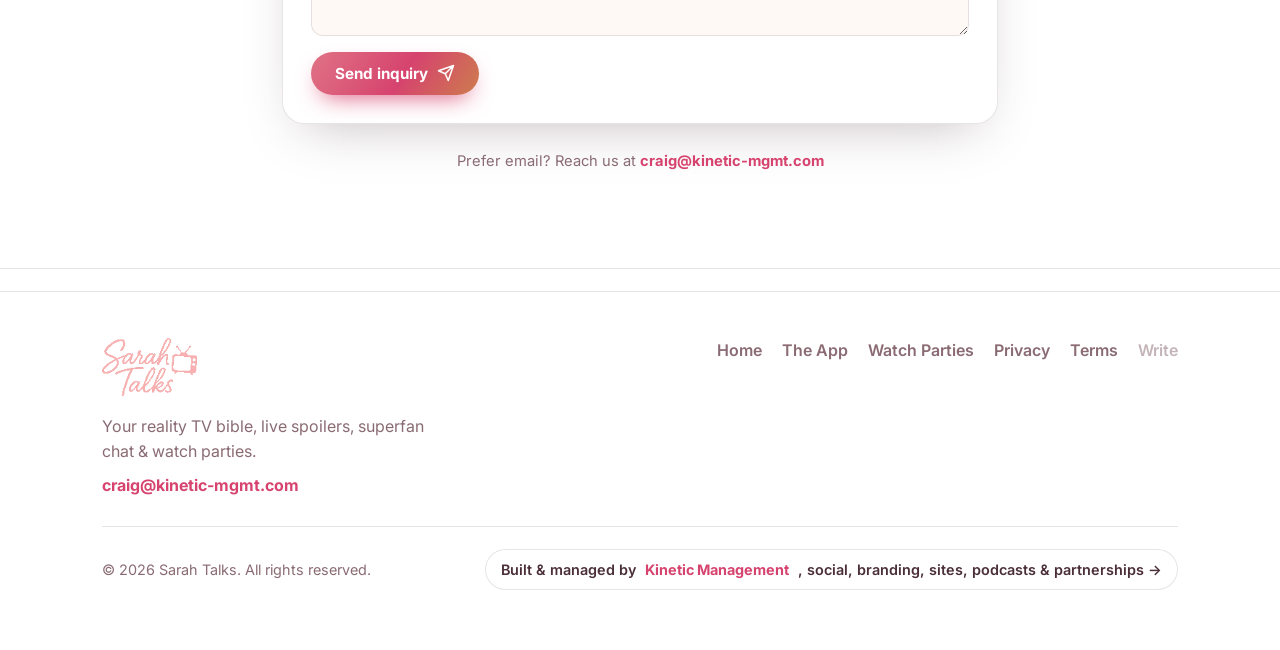
<file: book.html>
<!doctype html>
<html lang="en">
<head>
<meta charset="utf-8">
<meta name="viewport" content="width=device-width, initial-scale=1">
<title>Book Sarah · Podcasts, Brand Deals & Appearances</title>
<meta name="description" content="Book Sarah Talks for podcasts, brand partnerships, hosting and appearances. A reality TV creator with an engaged superfan audience across TikTok, Instagram and YouTube.">
<link rel="preconnect" href="https://fonts.googleapis.com">
<link rel="preconnect" href="https://fonts.gstatic.com" crossorigin>
<link href="https://fonts.googleapis.com/css2?family=Playfair+Display:ital,wght@0,500;0,600;0,700;0,800;1,500;1,600&family=Pinyon+Script&family=Inter:wght@400;500;600;700;800&family=JetBrains+Mono:wght@500;600&display=swap" rel="stylesheet">
<link rel="stylesheet" href="styles.css?v=5">
</head>
<body>
<header class="nav"><div class="wrap nav-in">
  <a href="index.html" class="brand"><img class="logo" src="assets/sarah-logo-trim.png" alt="Sarah Talks"></a>
  <nav class="nav-right">
    <div class="nav-links" id="navLinks">
      <a href="index.html">Home</a>
      <a href="about.html">About</a>
      <a href="app.html">The App</a>
      <a href="watch-parties.html">Watch Parties</a>
      <a href="blog.html">Blog</a>
      <a href="book.html" class="active">Book Sarah</a>
    </div>
    <a href="#inquire" class="btn btn-primary">Start an inquiry</a>
    <button class="toggle" id="themeBtn" aria-label="Toggle theme"></button>
    <button class="menu-btn" id="menuBtn" aria-label="Menu"><svg viewBox="0 0 24 24" fill="none" stroke="currentColor" stroke-width="2" stroke-linecap="round"><path d="M3 6h18M3 12h18M3 18h18"/></svg></button>
  </nav>
</div></header>

<main>
  <section class="hero">
    <div class="blob a"></div><div class="blob b"></div>
    <div class="wrap hero-in">
      <span class="kicker"><span class="dot"></span> Available for podcasts, brands & appearances</span>
      <h1 class="title">Work with<span class="script">Sarah</span></h1>
      <p class="lede">A reality TV creator with a loyal, loud, and highly engaged superfan audience. Bring her on your podcast, put her in front of your brand, or host your next event, inquiries handled by Kinetic Management.</p>
      <div class="cta-row">
        <a href="#inquire" class="btn btn-primary">Start an inquiry
          <svg viewBox="0 0 24 24" fill="none" stroke="currentColor" stroke-width="2" stroke-linecap="round" stroke-linejoin="round"><path d="M5 12h14M13 6l6 6-6 6"/></svg></a>
        <a href="#offer" class="btn btn-ghost">What she offers</a>
      </div>
    </div>
  </section>

  <!-- STATS -->
  <section>
    <div class="wrap">
      <div class="sec-head">
        <span class="eyebrow">By the numbers</span>
        <h2>An audience that <span class="script">shows up</span></h2>
        <p>Superfans who don't just scroll, they watch live, chat nightly, and buy tickets.</p>
      </div>
      <div class="stats">
        <div class="stat-box"><b>25K+</b><small>TikTok followers &amp; growing</small></div>
        <div class="stat-box"><b>1.2K+</b><small>superfans inside the app</small></div>
        <div class="stat-box"><b>3</b><small>shows covered live</small></div>
        <div class="stat-box"><b>100%</b><small>reality TV superfans</small></div>
      </div>
    </div>
  </section>

  <!-- OFFER -->
  <section id="offer" class="band">
    <div class="wrap">
      <div class="sec-head">
        <span class="eyebrow">What she offers</span>
        <h2>Ways to <span class="script">partner</span></h2>
      </div>
      <div class="grid g2">
        <div class="card feat"><span class="ic"><svg viewBox="0 0 24 24"><rect x="9" y="2" width="6" height="12" rx="3"/><path d="M5 10a7 7 0 0 0 14 0M12 17v4M8 21h8"/></svg></span><h3>Podcast & media guest</h3><p>Sharp, funny, fluent in every reality franchise, a guest who brings the receipts and the audience.</p></div>
        <div class="card feat"><span class="ic"><svg viewBox="0 0 24 24"><path d="m11 17 2 2a1 1 0 0 0 3-3M14 14l2.5 2.5a1 1 0 0 0 3-3l-3.9-3.9a3 3 0 0 0-4.2 0l-.9.9a1 1 0 0 1-1.4 0L9 8"/></svg></span><h3>Brand partnerships</h3><p>Authentic integrations, sponsored segments, and campaigns that land with a trusting fan base.</p></div>
        <div class="card feat"><span class="ic"><svg viewBox="0 0 24 24"><rect x="2" y="6" width="14" height="12" rx="2"/><path d="m22 8-6 4 6 4V8z"/></svg></span><h3>Hosting & live events</h3><p>Watch parties, meet-and-greets, panels and red carpets, she draws a crowd and keeps it hyped.</p></div>
        <div class="card feat"><span class="ic"><svg viewBox="0 0 24 24"><path d="M8 21h8M12 17v4M7 4h10v5a5 5 0 0 1-10 0V4zM7 4H4v2a3 3 0 0 0 3 3M17 4h3v2a3 3 0 0 0-3 3"/></svg></span><h3>Appearances</h3><p>Conventions, premieres, and creator events, bring Sarah where the superfans already are.</p></div>
      </div>
    </div>
  </section>

  <!-- REVIEWS -->
  <section>
    <div class="wrap">
      <div class="sec-head">
        <span class="eyebrow">What people say</span>
        <h2>Loved by the <span class="script">fandom</span></h2>
        <p>Real reviews from her community on the App Store, the audience you'd be reaching.</p>
      </div>
      <div class="grid g3">
        <div class="card">
          <div style="color:var(--amber);letter-spacing:2px;font-size:1.05rem">&#9733;&#9733;&#9733;&#9733;&#9733;</div>
          <h3 style="font-size:1.15rem;font-weight:700;margin:10px 0 6px">Couldn't have come at a better time</h3>
          <p class="muted" style="margin:0 0 14px;font-size:.98rem">"Simple, clean, and easy to use, it's updated literally by what's going on in the feeds. A must for every BB fan!"</p>
          <b style="font-size:.9rem">Jenni Rue</b>
        </div>
        <div class="card">
          <div style="color:var(--amber);letter-spacing:2px;font-size:1.05rem">&#9733;&#9733;&#9733;&#9733;&#9733;</div>
          <h3 style="font-size:1.15rem;font-weight:700;margin:10px 0 6px">True fan experience</h3>
          <p class="muted" style="margin:0 0 14px;font-size:.98rem">"Beautiful looking app, anyone can truly see how much Sarah is a fan by the organization and charm of it."</p>
          <b style="font-size:.9rem">The Public of Paper.io</b>
        </div>
        <div class="card">
          <div style="color:var(--amber);letter-spacing:2px;font-size:1.05rem">&#9733;&#9733;&#9733;&#9733;&#9733;</div>
          <h3 style="font-size:1.15rem;font-weight:700;margin:10px 0 6px">The best BB superfan app</h3>
          <p class="muted" style="margin:0 0 14px;font-size:.98rem">"So helpful to keep track of what's going on in the BB world, Sarah updates it all so quickly and keeps us up to date!"</p>
          <b style="font-size:.9rem">DeeCrinc</b>
        </div>
      </div>
      <p class="muted" style="margin-top:18px;font-size:.9rem">Have a brand or press quote to feature here too? Send it over.</p>
    </div>
  </section>

  <!-- INQUIRY FORM -->
  <section id="inquire" class="band">
    <div class="wrap" style="max-width:760px">
      <div class="sec-head" style="margin-bottom:26px">
        <span class="eyebrow">Let's talk</span>
        <h2>Start an <span class="script">inquiry</span></h2>
        <p>Tell us what you have in mind. Inquiries go straight to Kinetic Management and we'll get right back to you.</p>
      </div>
      <form class="form card" id="bookForm">
        <div aria-hidden="true" style="position:absolute;left:-9999px;height:0;overflow:hidden"><label>Leave this empty<input type="text" name="website" tabindex="-1" autocomplete="off"></label></div>
        <div class="row">
          <div class="field"><label for="name">Your name</label><input id="name" name="name" required placeholder="First & last"></div>
          <div class="field"><label for="company">Company / podcast / brand</label><input id="company" name="company" placeholder="Where you're reaching out from"></div>
        </div>
        <div class="row">
          <div class="field"><label for="email">Email</label><input id="email" name="email" type="email" required placeholder="you@company.com"></div>
          <div class="field"><label for="type">What's this about?</label>
            <select id="type" name="type">
              <option>Podcast / media appearance</option>
              <option>Brand partnership</option>
              <option>Hosting / live event</option>
              <option>Appearance</option>
              <option>Watch party (venue)</option>
              <option>Something else</option>
            </select>
          </div>
        </div>
        <div class="field"><label for="budget">Budget or timing (optional)</label><input id="budget" name="budget" placeholder="e.g. Q4 campaign, $X range, specific date"></div>
        <div class="field"><label for="message">Details</label><textarea id="message" name="message" required placeholder="Tell us about the opportunity…"></textarea></div>
        <div>
          <button type="submit" class="btn btn-primary">Send inquiry
            <svg viewBox="0 0 24 24" fill="none" stroke="currentColor" stroke-width="2" stroke-linecap="round" stroke-linejoin="round"><path d="M22 2 11 13M22 2l-7 20-4-9-9-4z"/></svg></button>
          <p id="formNote" class="muted" style="display:none;margin-top:12px;font-size:.92rem">Opening your email app to send to Kinetic Management. If nothing opened, email <a class="foot-mail" href="mailto:craig@kinetic-mgmt.com">craig@kinetic-mgmt.com</a> directly.</p>
        </div>
      </form>
      <p class="muted" style="text-align:center;margin-top:18px;font-size:.92rem">Prefer email? Reach us at <a class="foot-mail" href="mailto:craig@kinetic-mgmt.com">craig@kinetic-mgmt.com</a></p>
    </div>
  </section>
</main>

<footer><div class="wrap">
  <div class="foot-in">
    <div>
      <a href="index.html" class="brand"><img class="logo" src="assets/sarah-logo-trim.png" alt="Sarah Talks"></a>
      <p class="muted" style="margin:10px 0 0;max-width:34ch">Your reality TV bible, live spoilers, superfan chat & watch parties.</p>
      <a class="foot-mail" href="mailto:craig@kinetic-mgmt.com">craig@kinetic-mgmt.com</a>
    </div>
    <div class="foot-links">
      <a href="index.html">Home</a><a href="app.html">The App</a><a href="watch-parties.html">Watch Parties</a>
      <a href="privacy.html">Privacy</a>
      <a href="https://www.apple.com/legal/internet-services/itunes/dev/stdeula/" target="_blank" rel="noopener">Terms</a><a href="write.html" style="opacity:.5">Write</a>
    </div>
  </div>
  <div class="kinetic">
    <span>&copy; <span id="yr">2026</span> Sarah Talks. All rights reserved.</span>
    <a class="plug" href="https://kinetic-mgmt.com" target="_blank" rel="noopener">Built &amp; managed by <b>Kinetic Management</b>, social, branding, sites, podcasts &amp; partnerships &rarr;</a>
  </div>
</div></footer>
<script src="app.js?v=5"></script>
</body>
</html>
</file>
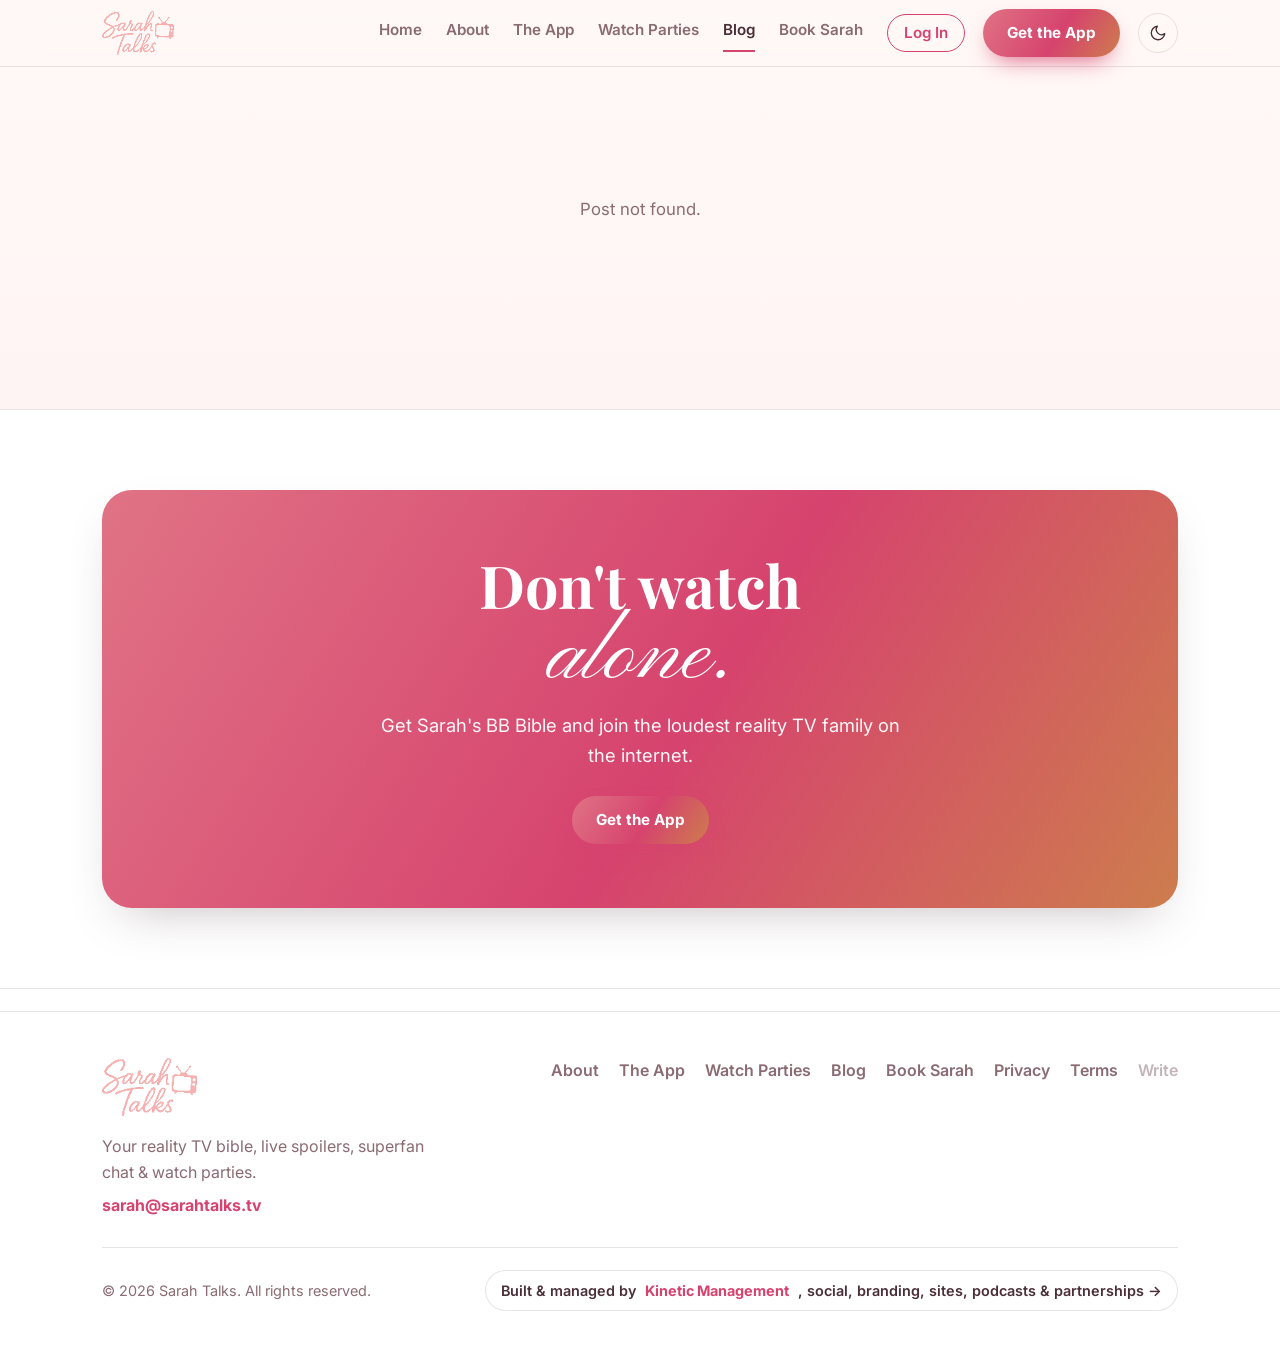
<file: post.html>
<!doctype html>
<html lang="en">
<head>
<meta charset="utf-8">
<meta name="viewport" content="width=device-width, initial-scale=1">
<title>Sarah Talks · Blog</title>
<meta name="description" content="A post from Sarah Talks.">
<link rel="preconnect" href="https://fonts.googleapis.com">
<link rel="preconnect" href="https://fonts.gstatic.com" crossorigin>
<link href="https://fonts.googleapis.com/css2?family=Playfair+Display:ital,wght@0,500;0,600;0,700;0,800;1,500;1,600&family=Pinyon+Script&family=Inter:wght@400;500;600;700;800&family=JetBrains+Mono:wght@500;600&display=swap" rel="stylesheet">
<link rel="stylesheet" href="styles.css?v=5">
</head>
<body>
<header class="nav"><div class="wrap nav-in">
  <a href="index.html" class="brand"><img class="logo" src="assets/sarah-logo-trim.png" alt="Sarah Talks"></a>
  <nav class="nav-right">
    <div class="nav-links" id="navLinks">
      <a href="index.html">Home</a>
      <a href="about.html">About</a>
      <a href="app.html">The App</a>
      <a href="watch-parties.html">Watch Parties</a>
      <a href="blog.html" class="active">Blog</a>
      <a href="book.html">Book Sarah</a>
      <a href="https://app.sarahtalks.tv" class="nav-login">Log In</a>
    </div>
    <a href="app.html" class="btn btn-primary">Get the App</a>
    <button class="toggle" id="themeBtn" aria-label="Toggle theme"></button>
    <button class="menu-btn" id="menuBtn" aria-label="Menu"><svg viewBox="0 0 24 24" fill="none" stroke="currentColor" stroke-width="2" stroke-linecap="round"><path d="M3 6h18M3 12h18M3 18h18"/></svg></button>
  </nav>
</div></header>

<main>
  <section style="padding-top:34px">
    <div class="wrap">
      <article class="article" id="article">
        <a class="backlink" href="blog.html"><svg viewBox="0 0 24 24" width="16" height="16" fill="none" stroke="currentColor" stroke-width="2" stroke-linecap="round" stroke-linejoin="round"><path d="M19 12H5M11 6l-6 6 6 6"/></svg> All posts</a>
        <p class="blog-empty" id="loading">Loading…</p>
      </article>
    </div>
  </section>

  <section class="band">
    <div class="wrap">
      <div class="final">
        <h2>Don't watch <span class="script">alone.</span></h2>
        <p>Get Sarah's BB Bible and join the loudest reality TV family on the internet.</p>
        <div class="cta-row"><a href="app.html" class="btn btn-primary">Get the App</a></div>
      </div>
    </div>
  </section>
</main>

<footer><div class="wrap">
  <div class="foot-in">
    <div>
      <a href="index.html" class="brand"><img class="logo" src="assets/sarah-logo-trim.png" alt="Sarah Talks"></a>
      <p class="muted" style="margin:10px 0 0;max-width:34ch">Your reality TV bible, live spoilers, superfan chat &amp; watch parties.</p>
      <a class="foot-mail" href="mailto:sarah@sarahtalks.tv">sarah@sarahtalks.tv</a>
    </div>
    <div class="foot-links">
      <a href="about.html">About</a><a href="app.html">The App</a><a href="watch-parties.html">Watch Parties</a><a href="blog.html">Blog</a><a href="book.html">Book Sarah</a>
      <a href="privacy.html">Privacy</a>
      <a href="https://www.apple.com/legal/internet-services/itunes/dev/stdeula/" target="_blank" rel="noopener">Terms</a><a href="write.html" style="opacity:.5">Write</a>
    </div>
  </div>
  <div class="kinetic">
    <span>&copy; <span id="yr">2026</span> Sarah Talks. All rights reserved.</span>
    <a class="plug" href="https://kinetic-mgmt.com" target="_blank" rel="noopener">Built &amp; managed by <b>Kinetic Management</b>, social, branding, sites, podcasts &amp; partnerships &rarr;</a>
  </div>
</div></footer>
<script src="app.js?v=5"></script>
<script src="blog.js?v=5"></script>
<script>
(function(){
  var art = document.getElementById('article');
  var slug = new URLSearchParams(location.search).get('slug');
  var fmt = function(d){ try { return new Date(d).toLocaleDateString(undefined,{month:'long',day:'numeric',year:'numeric'}); } catch(e){ return ''; } };
  if(!slug){ art.innerHTML = '<p class="blog-empty">Post not found.</p>'; return; }
  Blog.get(slug).then(function(p){
    if(!p){ art.innerHTML = '<a class="backlink" href="blog.html">&larr; All posts</a><p class="blog-empty">This post isn’t available.</p>'; return; }
    document.title = p.title + ' · Sarah Talks';
    var cover = p.cover_url ? '<img class="article-cover" src="'+Blog.esc(p.cover_url)+'" alt="">' : '';
    var tag = p.tag ? '<span class="tag" style="display:inline-block;margin:14px 0 4px">'+Blog.esc(p.tag)+'</span><br>' : '';
    var edit = Blog.isLoggedIn() ? '<a class="article-edit" href="write.html?edit='+encodeURIComponent(p.slug)+'">✎ Edit this post</a>' : '';
    art.innerHTML =
      '<a class="backlink" href="blog.html"><svg viewBox="0 0 24 24" width="16" height="16" fill="none" stroke="currentColor" stroke-width="2" stroke-linecap="round" stroke-linejoin="round"><path d="M19 12H5M11 6l-6 6 6 6"/></svg> All posts</a>'
      + edit
      + tag
      + '<h1>'+Blog.esc(p.title)+'</h1>'
      + '<p class="art-meta">'+Blog.esc(p.author_name||'Sarah')+' · '+fmt(p.published_at||p.created_at)+'</p>'
      + cover
      + '<div class="prose">'+Blog.render(p.body)+'</div>';
  }).catch(function(){
    art.innerHTML = '<a class="backlink" href="blog.html">&larr; All posts</a><p class="blog-empty">Could not load this post.</p>';
  });
})();
</script>
</body>
</html>
</file>
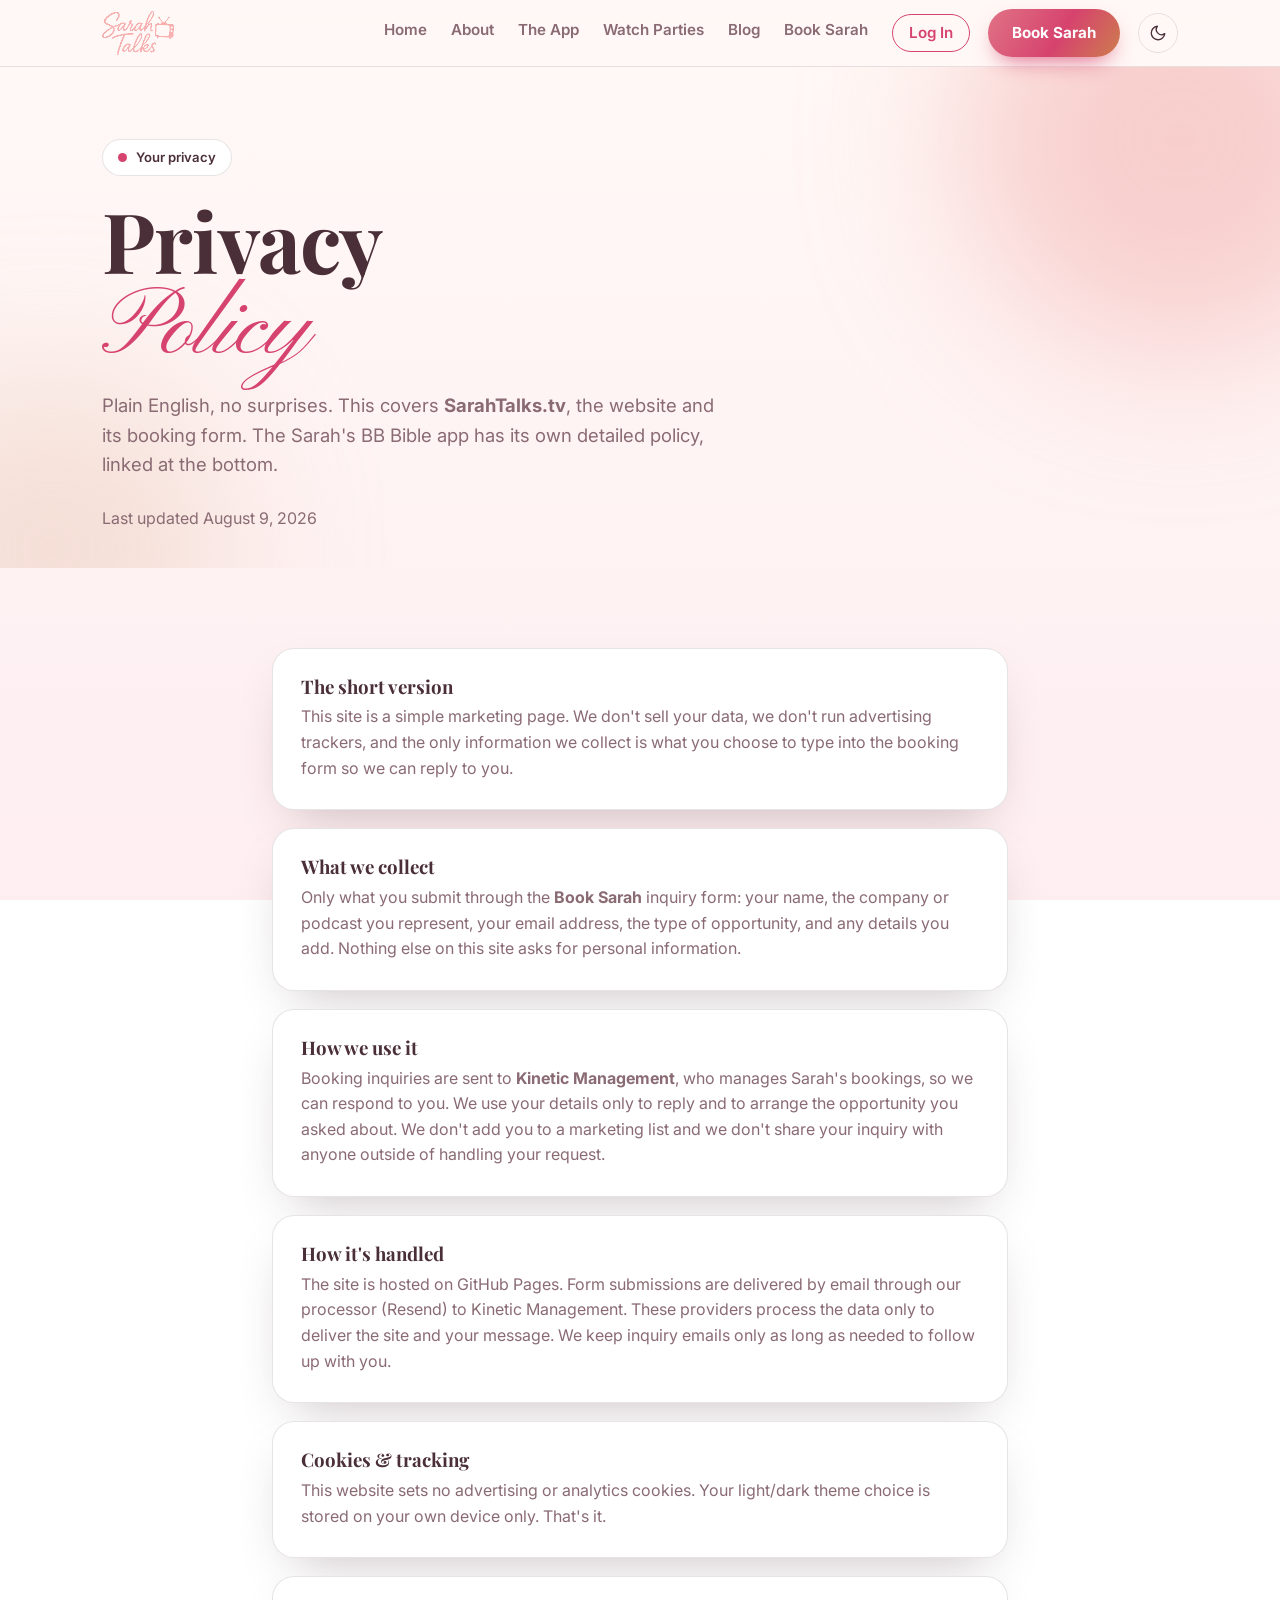
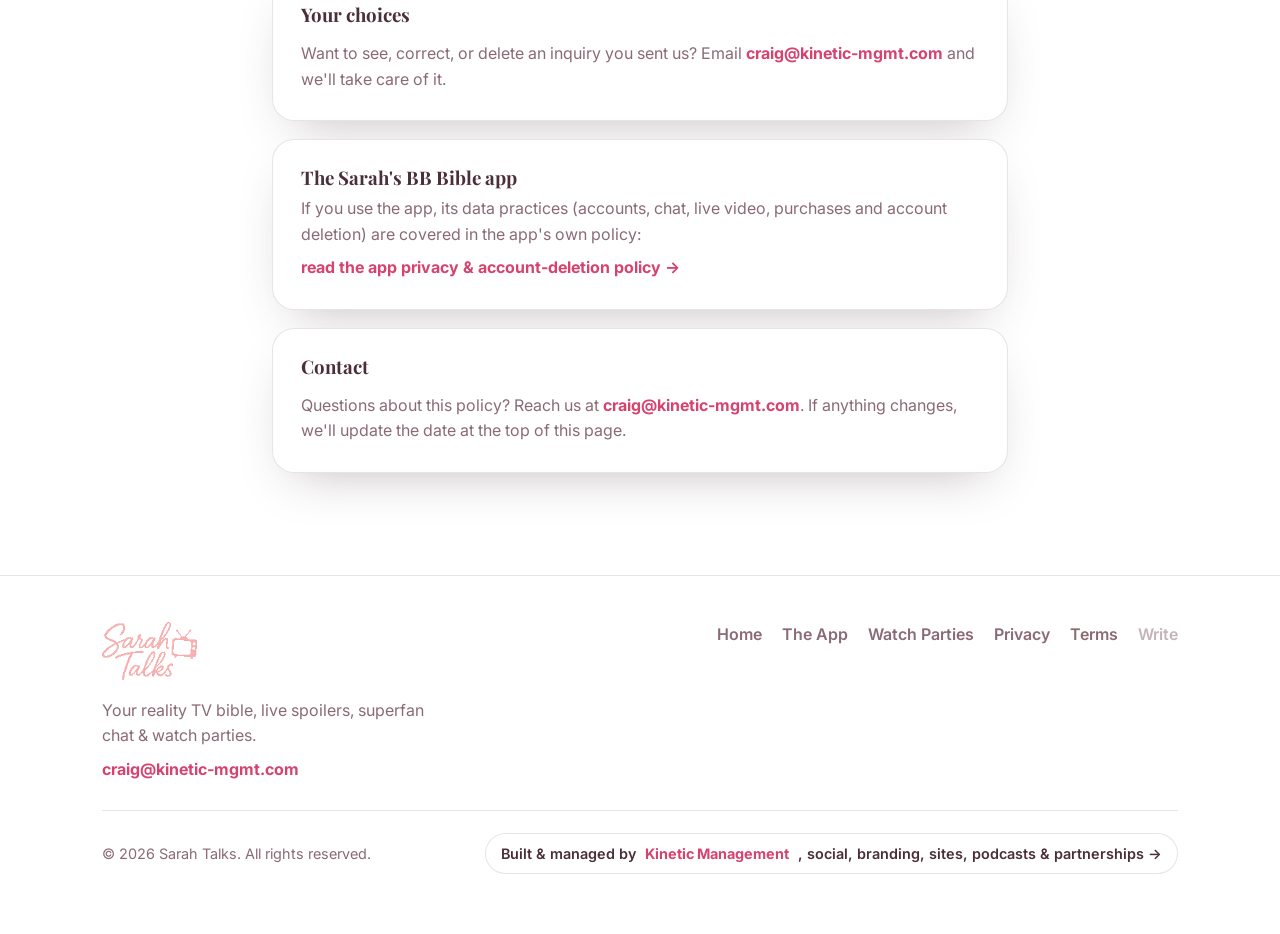
<file: privacy.html>
<!doctype html>
<html lang="en">
<head>
<meta charset="utf-8">
<meta name="viewport" content="width=device-width, initial-scale=1">
<title>Privacy · Sarah Talks</title>
<meta name="description" content="How SarahTalks.tv handles your information, plain-English privacy policy for the website and booking form.">
<link rel="preconnect" href="https://fonts.googleapis.com">
<link rel="preconnect" href="https://fonts.gstatic.com" crossorigin>
<link href="https://fonts.googleapis.com/css2?family=Playfair+Display:ital,wght@0,500;0,600;0,700;0,800;1,500;1,600&family=Pinyon+Script&family=Inter:wght@400;500;600;700;800&family=JetBrains+Mono:wght@500;600&display=swap" rel="stylesheet">
<link rel="stylesheet" href="styles.css?v=5">
</head>
<body>
<header class="nav"><div class="wrap nav-in">
  <a href="index.html" class="brand"><img class="logo" src="assets/sarah-logo-trim.png" alt="Sarah Talks"></a>
  <nav class="nav-right">
    <div class="nav-links" id="navLinks">
      <a href="index.html">Home</a>
      <a href="about.html">About</a>
      <a href="app.html">The App</a>
      <a href="watch-parties.html">Watch Parties</a>
      <a href="blog.html">Blog</a>
      <a href="book.html">Book Sarah</a>
      <a href="https://app.sarahtalks.tv" class="nav-login">Log In</a>
    </div>
    <a href="book.html" class="btn btn-primary">Book Sarah</a>
    <button class="toggle" id="themeBtn" aria-label="Toggle theme"></button>
    <button class="menu-btn" id="menuBtn" aria-label="Menu"><svg viewBox="0 0 24 24" fill="none" stroke="currentColor" stroke-width="2" stroke-linecap="round"><path d="M3 6h18M3 12h18M3 18h18"/></svg></button>
  </nav>
</div></header>

<main>
  <section class="hero" style="padding-bottom:20px">
    <div class="blob a"></div><div class="blob b"></div>
    <div class="wrap hero-in">
      <span class="kicker"><span class="dot"></span> Your privacy</span>
      <h1 class="title">Privacy<span class="script">Policy</span></h1>
      <p class="lede">Plain English, no surprises. This covers <b>SarahTalks.tv</b>, the website and its booking form. The Sarah's BB Bible app has its own detailed policy, linked at the bottom.</p>
      <p class="muted" style="margin-top:6px">Last updated August 9, 2026</p>
    </div>
  </section>

  <section>
    <div class="wrap" style="max-width:780px">
      <div class="grid" style="gap:18px">

        <div class="card">
          <h3>The short version</h3>
          <p class="muted" style="margin:8px 0 0">This site is a simple marketing page. We don't sell your data, we don't run advertising trackers, and the only information we collect is what you choose to type into the booking form so we can reply to you.</p>
        </div>

        <div class="card">
          <h3>What we collect</h3>
          <p class="muted" style="margin:8px 0 0">Only what you submit through the <b>Book Sarah</b> inquiry form: your name, the company or podcast you represent, your email address, the type of opportunity, and any details you add. Nothing else on this site asks for personal information.</p>
        </div>

        <div class="card">
          <h3>How we use it</h3>
          <p class="muted" style="margin:8px 0 0">Booking inquiries are sent to <b>Kinetic Management</b>, who manages Sarah's bookings, so we can respond to you. We use your details only to reply and to arrange the opportunity you asked about. We don't add you to a marketing list and we don't share your inquiry with anyone outside of handling your request.</p>
        </div>

        <div class="card">
          <h3>How it's handled</h3>
          <p class="muted" style="margin:8px 0 0">The site is hosted on GitHub Pages. Form submissions are delivered by email through our processor (Resend) to Kinetic Management. These providers process the data only to deliver the site and your message. We keep inquiry emails only as long as needed to follow up with you.</p>
        </div>

        <div class="card">
          <h3>Cookies &amp; tracking</h3>
          <p class="muted" style="margin:8px 0 0">This website sets no advertising or analytics cookies. Your light/dark theme choice is stored on your own device only. That's it.</p>
        </div>

        <div class="card">
          <h3>Your choices</h3>
          <p class="muted" style="margin:8px 0 0">Want to see, correct, or delete an inquiry you sent us? Email <a class="foot-mail" href="mailto:craig@kinetic-mgmt.com">craig@kinetic-mgmt.com</a> and we'll take care of it.</p>
        </div>

        <div class="card">
          <h3>The Sarah's BB Bible app</h3>
          <p class="muted" style="margin:8px 0 0">If you use the app, its data practices (accounts, chat, live video, purchases and account deletion) are covered in the app's own policy: <a class="foot-mail" href="https://mnuhcigcfakypdiycagw.supabase.co/functions/v1/legal" target="_blank" rel="noopener">read the app privacy &amp; account-deletion policy &rarr;</a></p>
        </div>

        <div class="card">
          <h3>Contact</h3>
          <p class="muted" style="margin:8px 0 0">Questions about this policy? Reach us at <a class="foot-mail" href="mailto:craig@kinetic-mgmt.com">craig@kinetic-mgmt.com</a>. If anything changes, we'll update the date at the top of this page.</p>
        </div>

      </div>
    </div>
  </section>
</main>

<footer><div class="wrap">
  <div class="foot-in">
    <div>
      <a href="index.html" class="brand"><img class="logo" src="assets/sarah-logo-trim.png" alt="Sarah Talks"></a>
      <p class="muted" style="margin:10px 0 0;max-width:34ch">Your reality TV bible, live spoilers, superfan chat & watch parties.</p>
      <a class="foot-mail" href="mailto:craig@kinetic-mgmt.com">craig@kinetic-mgmt.com</a>
    </div>
    <div class="foot-links">
      <a href="index.html">Home</a><a href="app.html">The App</a><a href="watch-parties.html">Watch Parties</a>
      <a href="privacy.html">Privacy</a>
      <a href="https://www.apple.com/legal/internet-services/itunes/dev/stdeula/" target="_blank" rel="noopener">Terms</a><a href="write.html" style="opacity:.5">Write</a>
    </div>
  </div>
  <div class="kinetic">
    <span>&copy; <span id="yr">2026</span> Sarah Talks. All rights reserved.</span>
    <a class="plug" href="https://kinetic-mgmt.com" target="_blank" rel="noopener">Built &amp; managed by <b>Kinetic Management</b>, social, branding, sites, podcasts &amp; partnerships &rarr;</a>
  </div>
</div></footer>
<script src="app.js?v=5"></script>
</body>
</html>
</file>
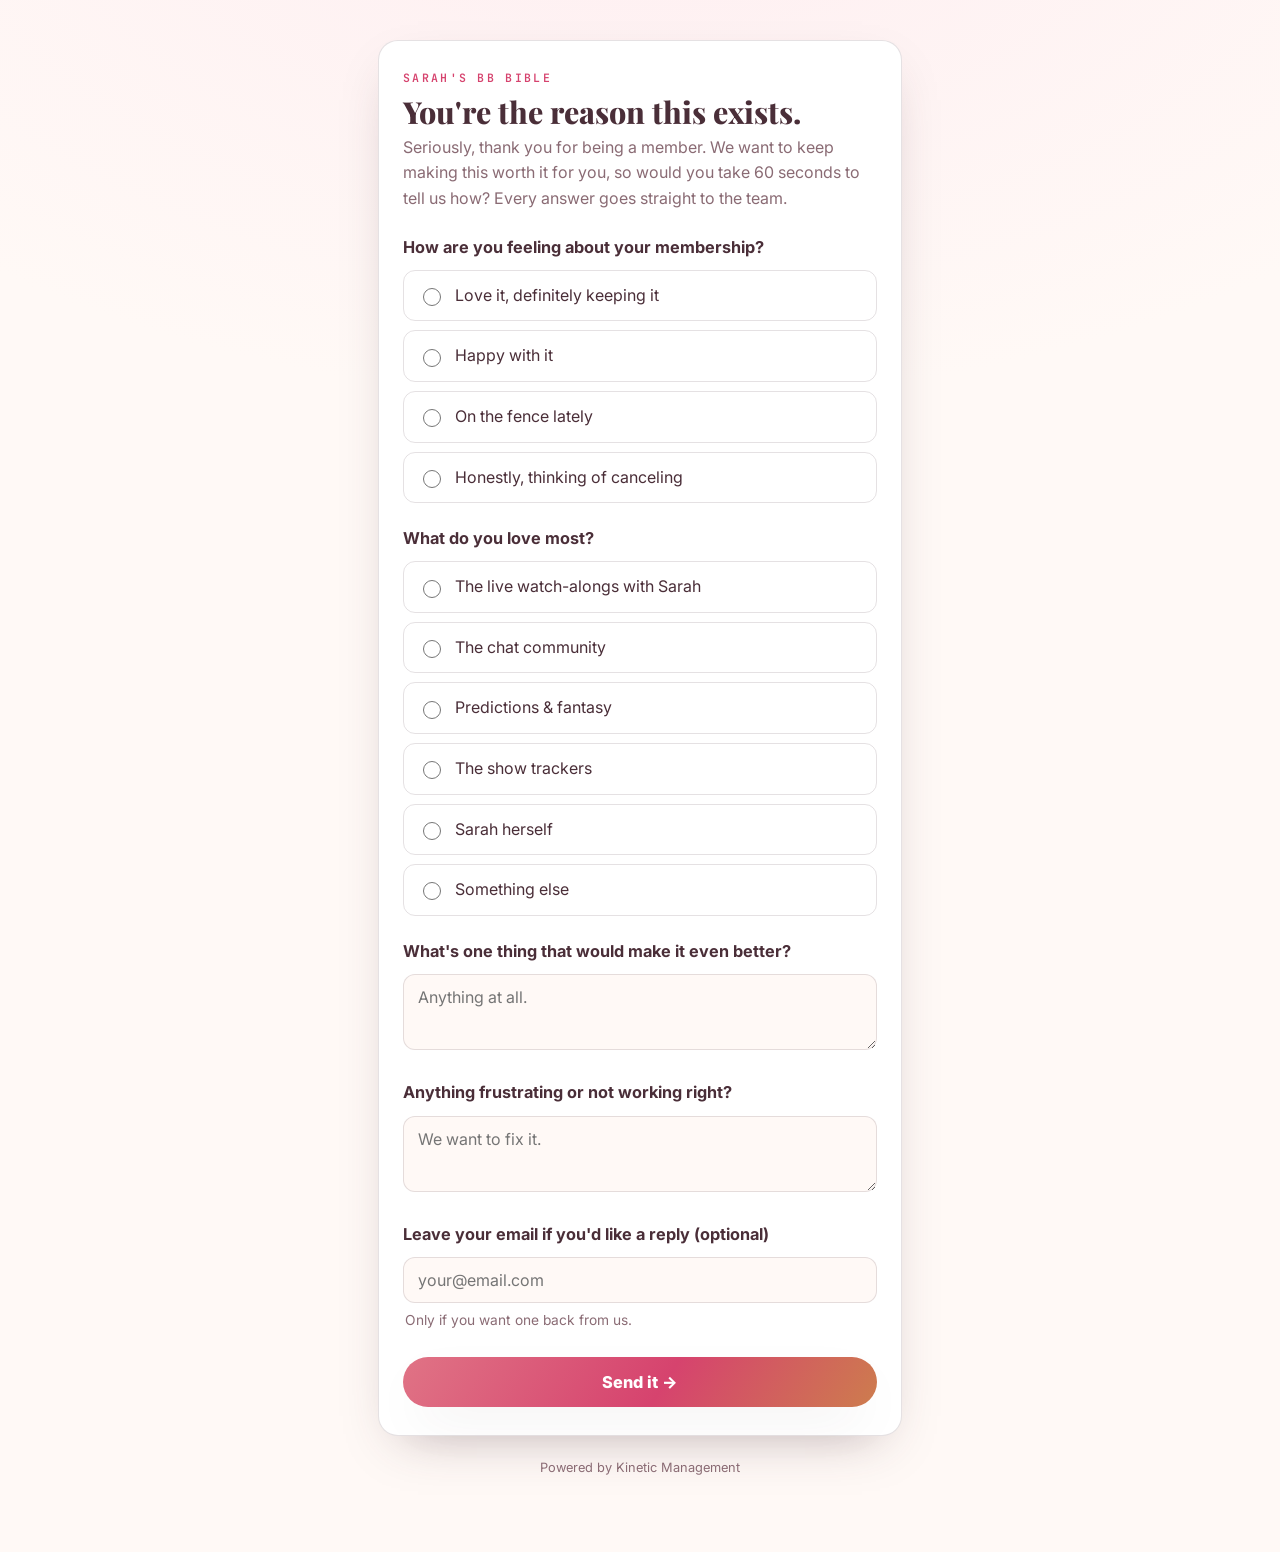
<file: retention.html>
<!doctype html>
<html lang="en">
<head>
<meta charset="utf-8">
<meta name="viewport" content="width=device-width, initial-scale=1">
<title>Thank you · Sarah's BB Bible</title>
<meta name="description" content="A quick note from Sarah's BB Bible.">
<meta name="robots" content="noindex">
<link rel="preconnect" href="https://fonts.googleapis.com">
<link rel="preconnect" href="https://fonts.gstatic.com" crossorigin>
<link href="https://fonts.googleapis.com/css2?family=Playfair+Display:ital,wght@0,600;0,700;0,800&family=Inter:wght@400;500;600;700;800&family=JetBrains+Mono:wght@600&display=swap" rel="stylesheet">
<style>
  :root{
    --bg:#fff9f6; --bg2:#feeef1; --surface:#ffffff; --blush2:#fdebee;
    --ink:#4a2e38; --muted:#8a6b74; --line:rgba(74,46,56,.14);
    --rose-deep:#e07385; --rasp:#d6436e;
    --grad:linear-gradient(122deg,#e07385 0%,#d6436e 55%,#c9963f 120%);
    --shadow:0 20px 50px -22px rgba(74,46,56,.34);
  }
  @media (prefers-color-scheme: dark){ :root:not([data-theme="light"]){
    --bg:#171215; --bg2:#1e151a; --surface:#221b20; --blush2:#33242b;
    --ink:#f3e8eb; --muted:#b69ba4; --line:rgba(255,255,255,.12);
    --shadow:0 24px 60px -22px rgba(0,0,0,.72);
  }}
  :root[data-theme="dark"]{
    --bg:#171215; --bg2:#1e151a; --surface:#221b20; --blush2:#33242b;
    --ink:#f3e8eb; --muted:#b69ba4; --line:rgba(255,255,255,.12);
    --shadow:0 24px 60px -22px rgba(0,0,0,.72);
  }
  *{box-sizing:border-box}
  body{margin:0;background:var(--bg);color:var(--ink);
    font-family:"Inter",-apple-system,BlinkMacSystemFont,"Segoe UI",sans-serif;line-height:1.6;
    -webkit-font-smoothing:antialiased;min-height:100vh;
    background-image:radial-gradient(130% 60% at 50% -10%, var(--bg2), var(--bg) 60%);}
  .wrap{max-width:560px;margin:0 auto;padding:40px 18px 60px}
  .card{background:var(--surface);border:1px solid var(--line);border-radius:20px;box-shadow:var(--shadow);padding:28px 24px}
  .eyebrow{font-family:"JetBrains Mono",monospace;font-size:.72rem;letter-spacing:.2em;text-transform:uppercase;font-weight:600;color:var(--rasp)}
  h1{font-family:"Playfair Display",serif;font-weight:800;font-size:1.9rem;line-height:1.1;margin:8px 0 6px}
  .lede{color:var(--muted);margin:0 0 22px;font-size:1rem}
  .q{margin:22px 0 0}
  .q>label.qlabel{display:block;font-weight:700;font-size:1.02rem;margin-bottom:10px}
  .opt{display:flex;align-items:center;gap:11px;padding:12px 14px;border:1.5px solid var(--line);border-radius:12px;margin-bottom:9px;cursor:pointer;transition:border-color .12s,background .12s}
  .opt:hover{border-color:var(--rose-deep)}
  .opt input{accent-color:var(--rasp);width:18px;height:18px;flex:none}
  .opt.sel{border-color:var(--rasp);background:var(--blush2)}
  select,textarea,input[type=email]{font-family:inherit;font-size:1rem;color:var(--ink);background:var(--bg);
    border:1.5px solid var(--line);border-radius:12px;padding:12px 14px;width:100%}
  textarea{min-height:76px;resize:vertical}
  .hint{color:var(--muted);font-size:.86rem;margin:6px 2px 0}
  .btn{margin-top:26px;width:100%;border:none;cursor:pointer;font-family:inherit;font-weight:800;font-size:1.02rem;
    padding:15px 24px;border-radius:999px;color:#fff;background:var(--grad);box-shadow:var(--shadow);
    transition:transform .15s ease,filter .15s ease}
  .btn:hover{transform:translateY(-1px);filter:saturate(1.06)}
  .btn:disabled{opacity:.6;cursor:default;transform:none}
  .done{text-align:center;padding:20px 6px}
  .done .big{font-family:"Playfair Display",serif;font-weight:800;font-size:2rem;margin:10px 0 6px}
  .foot{text-align:center;color:var(--muted);font-size:.8rem;margin-top:22px}
  .foot a{color:var(--rasp)}
</style>
</head>
<body>
  <div class="wrap">
    <div class="card" id="card">
      <div class="eyebrow">Sarah's BB Bible</div>
      <h1>You're the reason this exists.</h1>
      <p class="lede">Seriously, thank you for being a member. We want to keep making this worth it for you, so would you take 60 seconds to tell us how? Every answer goes straight to the team.</p>

      <form id="form">
        <div class="q" data-name="stay">
          <label class="qlabel">How are you feeling about your membership?</label>
          <label class="opt"><input type="radio" name="stay" value="Love it, keeping it"><span>Love it, definitely keeping it</span></label>
          <label class="opt"><input type="radio" name="stay" value="Happy"><span>Happy with it</span></label>
          <label class="opt"><input type="radio" name="stay" value="On the fence"><span>On the fence lately</span></label>
          <label class="opt"><input type="radio" name="stay" value="Thinking of canceling"><span>Honestly, thinking of canceling</span></label>
        </div>

        <div class="q" data-name="love">
          <label class="qlabel">What do you love most?</label>
          <label class="opt"><input type="radio" name="love" value="Lives with Sarah"><span>The live watch-alongs with Sarah</span></label>
          <label class="opt"><input type="radio" name="love" value="The chat community"><span>The chat community</span></label>
          <label class="opt"><input type="radio" name="love" value="Predictions & fantasy"><span>Predictions &amp; fantasy</span></label>
          <label class="opt"><input type="radio" name="love" value="The show trackers"><span>The show trackers</span></label>
          <label class="opt"><input type="radio" name="love" value="Sarah"><span>Sarah herself</span></label>
          <label class="opt"><input type="radio" name="love" value="Other"><span>Something else</span></label>
        </div>

        <div class="q">
          <label class="qlabel" for="better">What's one thing that would make it even better?</label>
          <textarea id="better" placeholder="Anything at all."></textarea>
        </div>

        <div class="q">
          <label class="qlabel" for="frust">Anything frustrating or not working right?</label>
          <textarea id="frust" placeholder="We want to fix it."></textarea>
        </div>

        <div class="q">
          <label class="qlabel" for="email">Leave your email if you'd like a reply (optional)</label>
          <input type="email" id="email" placeholder="your@email.com">
          <p class="hint">Only if you want one back from us.</p>
        </div>

        <button class="btn" type="submit" id="submit">Send it →</button>
      </form>
    </div>
    <p class="foot">Powered by Kinetic Management</p>
  </div>

<script>
  var SUPA="https://mnuhcigcfakypdiycagw.supabase.co";
  var ANON="eyJhbGciOiJIUzI1NiIsInR5cCI6IkpXVCJ9.eyJpc3MiOiJzdXBhYmFzZSIsInJlZiI6Im1udWhjaWdjZmFreXBkaXljYWd3Iiwicm9sZSI6ImFub24iLCJpYXQiOjE3ODM3OTIxMDksImV4cCI6MjA5OTM2ODEwOX0.Nz0pWjbzu47ud0kHHybg9T9z76H6ZuR-tstu-XPvFNo";
  document.querySelectorAll('input[type=radio]').forEach(function(r){
    r.addEventListener('change', function(){
      document.querySelectorAll('input[name="'+r.name+'"]').forEach(function(o){ o.closest('.opt').classList.toggle('sel', o.checked); });
    });
  });
  function val(name){ var el=document.querySelector('input[name="'+name+'"]:checked'); return el?el.value:null; }
  document.getElementById('form').addEventListener('submit', function(e){
    e.preventDefault();
    var btn=document.getElementById('submit'); btn.disabled=true; btn.textContent='Sending…';
    var answers={
      stay: val('stay'),
      love: val('love'),
      better: document.getElementById('better').value || null,
      frustrations: document.getElementById('frust').value || null
    };
    var body={ p_survey:"retention_2026_11", p_answers:answers,
      p_top_show: val('love'), p_discount: val('stay'),
      p_email: document.getElementById('email').value || null };
    fetch(SUPA+"/rest/v1/rpc/submit_survey",{
      method:"POST",
      headers:{ "Content-Type":"application/json", "apikey":ANON, "Authorization":"Bearer "+ANON },
      body: JSON.stringify(body)
    }).then(function(){
      document.getElementById('card').innerHTML=
        '<div class="done"><div class="eyebrow">Sarah’s BB Bible</div>'+
        '<div class="big">Thank you 💛</div>'+
        '<p class="lede">This means a lot, and it goes straight to the team. We’re so glad you’re here.</p>'+
        '<a class="btn" style="display:inline-block;text-decoration:none;max-width:260px" href="app.html">Back to the app →</a></div>';
      window.scrollTo(0,0);
    }).catch(function(){
      btn.disabled=false; btn.textContent='Send it →';
      alert("Hmm, that didn't go through. Please try once more.");
    });
  });
</script>
</body>
</html>
</file>
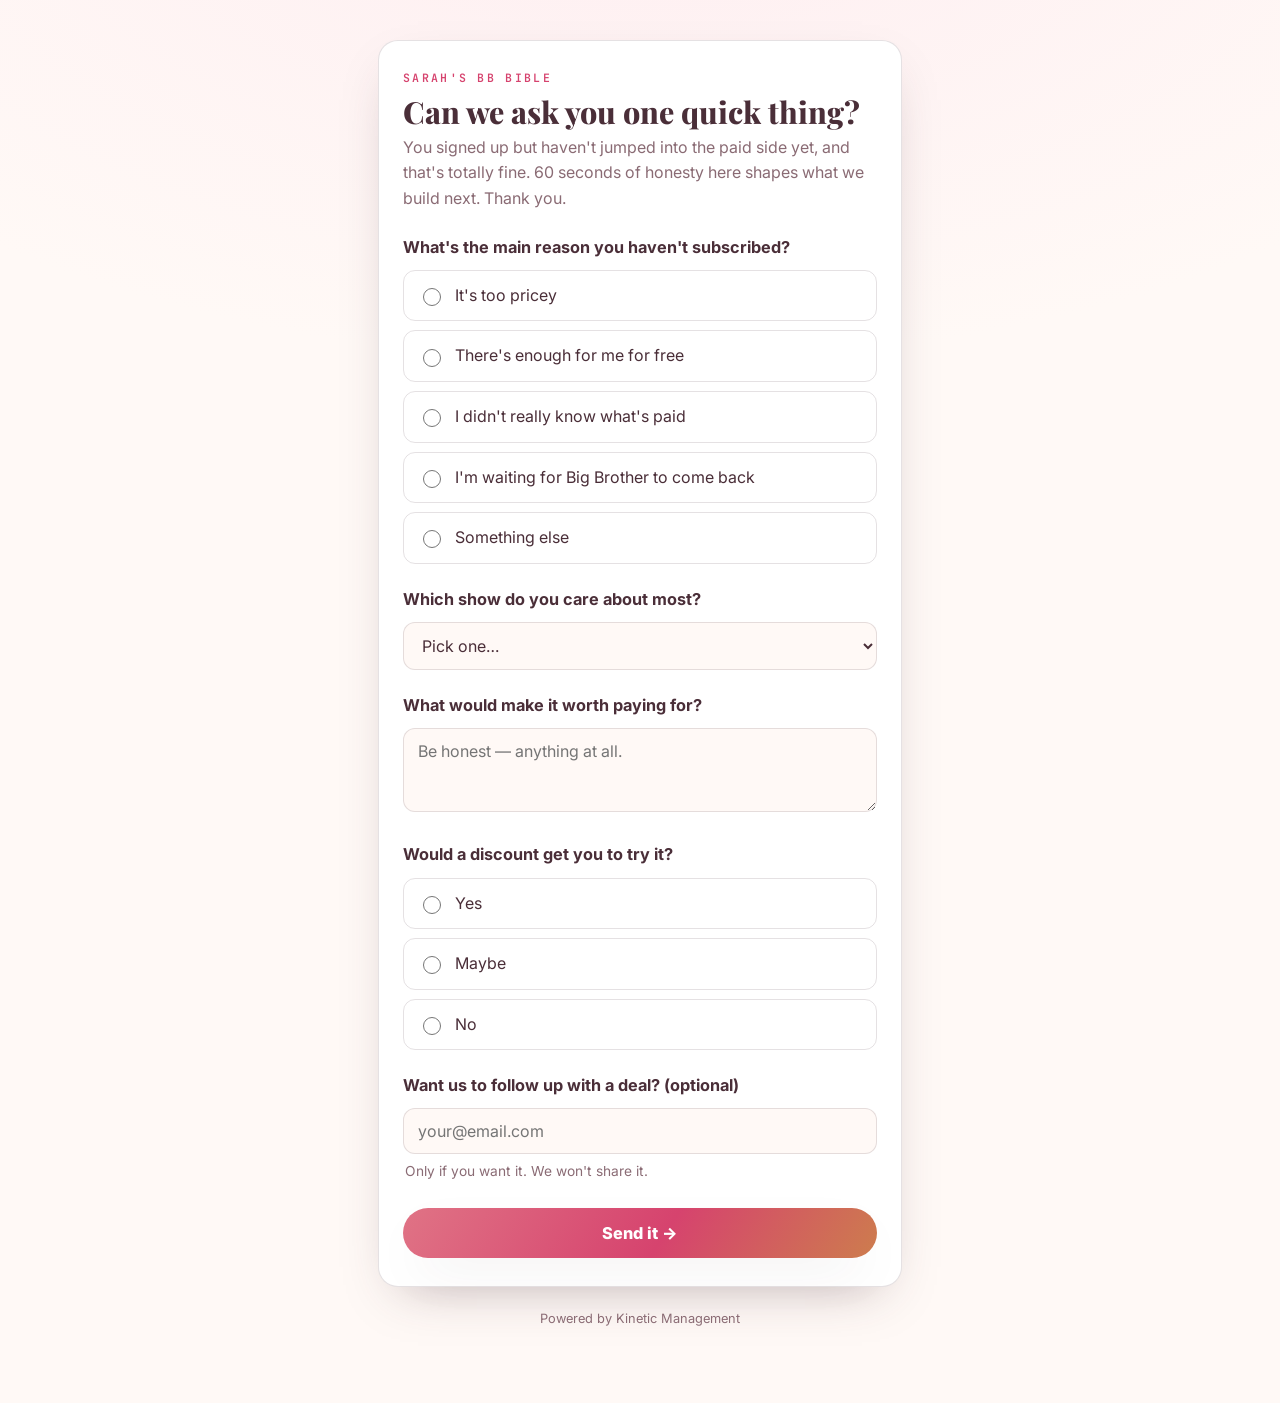
<file: survey.html>
<!doctype html>
<html lang="en">
<head>
<meta charset="utf-8">
<meta name="viewport" content="width=device-width, initial-scale=1">
<title>Quick question · Sarah's BB Bible</title>
<meta name="description" content="60-second survey from Sarah's BB Bible.">
<meta name="robots" content="noindex">
<link rel="preconnect" href="https://fonts.googleapis.com">
<link rel="preconnect" href="https://fonts.gstatic.com" crossorigin>
<link href="https://fonts.googleapis.com/css2?family=Playfair+Display:ital,wght@0,600;0,700;0,800&family=Inter:wght@400;500;600;700;800&family=JetBrains+Mono:wght@600&display=swap" rel="stylesheet">
<style>
  :root{
    --bg:#fff9f6; --bg2:#feeef1; --surface:#ffffff; --blush2:#fdebee;
    --ink:#4a2e38; --muted:#8a6b74; --line:rgba(74,46,56,.14);
    --rose-deep:#e07385; --rasp:#d6436e;
    --grad:linear-gradient(122deg,#e07385 0%,#d6436e 55%,#c9963f 120%);
    --shadow:0 20px 50px -22px rgba(74,46,56,.34);
  }
  @media (prefers-color-scheme: dark){ :root:not([data-theme="light"]){
    --bg:#171215; --bg2:#1e151a; --surface:#221b20; --blush2:#33242b;
    --ink:#f3e8eb; --muted:#b69ba4; --line:rgba(255,255,255,.12);
    --shadow:0 24px 60px -22px rgba(0,0,0,.72);
  }}
  :root[data-theme="dark"]{
    --bg:#171215; --bg2:#1e151a; --surface:#221b20; --blush2:#33242b;
    --ink:#f3e8eb; --muted:#b69ba4; --line:rgba(255,255,255,.12);
    --shadow:0 24px 60px -22px rgba(0,0,0,.72);
  }
  *{box-sizing:border-box}
  body{margin:0;background:var(--bg);color:var(--ink);
    font-family:"Inter",-apple-system,BlinkMacSystemFont,"Segoe UI",sans-serif;line-height:1.6;
    -webkit-font-smoothing:antialiased;min-height:100vh;
    background-image:radial-gradient(130% 60% at 50% -10%, var(--bg2), var(--bg) 60%);}
  .wrap{max-width:560px;margin:0 auto;padding:40px 18px 60px}
  .card{background:var(--surface);border:1px solid var(--line);border-radius:20px;box-shadow:var(--shadow);padding:28px 24px}
  .eyebrow{font-family:"JetBrains Mono",monospace;font-size:.72rem;letter-spacing:.2em;text-transform:uppercase;font-weight:600;color:var(--rasp)}
  h1{font-family:"Playfair Display",serif;font-weight:800;font-size:1.9rem;line-height:1.1;margin:8px 0 6px}
  .lede{color:var(--muted);margin:0 0 22px;font-size:1rem}
  .q{margin:22px 0 0}
  .q>label.qlabel{display:block;font-weight:700;font-size:1.02rem;margin-bottom:10px}
  .opt{display:flex;align-items:center;gap:11px;padding:12px 14px;border:1.5px solid var(--line);border-radius:12px;margin-bottom:9px;cursor:pointer;transition:border-color .12s,background .12s}
  .opt:hover{border-color:var(--rose-deep)}
  .opt input{accent-color:var(--rasp);width:18px;height:18px;flex:none}
  .opt.sel{border-color:var(--rasp);background:var(--blush2)}
  select,textarea,input[type=email]{font-family:inherit;font-size:1rem;color:var(--ink);background:var(--bg);
    border:1.5px solid var(--line);border-radius:12px;padding:12px 14px;width:100%}
  textarea{min-height:84px;resize:vertical}
  .hint{color:var(--muted);font-size:.86rem;margin:6px 2px 0}
  .btn{margin-top:26px;width:100%;border:none;cursor:pointer;font-family:inherit;font-weight:800;font-size:1.02rem;
    padding:15px 24px;border-radius:999px;color:#fff;background:var(--grad);box-shadow:var(--shadow);
    transition:transform .15s ease,filter .15s ease}
  .btn:hover{transform:translateY(-1px);filter:saturate(1.06)}
  .btn:disabled{opacity:.6;cursor:default;transform:none}
  .done{text-align:center;padding:20px 6px}
  .done .big{font-family:"Playfair Display",serif;font-weight:800;font-size:2rem;margin:10px 0 6px}
  .foot{text-align:center;color:var(--muted);font-size:.8rem;margin-top:22px}
  .foot a{color:var(--rasp)}
</style>
</head>
<body>
  <div class="wrap">
    <div class="card" id="card">
      <div class="eyebrow">Sarah's BB Bible</div>
      <h1>Can we ask you one quick thing?</h1>
      <p class="lede">You signed up but haven't jumped into the paid side yet, and that's totally fine. 60 seconds of honesty here shapes what we build next. Thank you.</p>

      <form id="form">
        <div class="q" data-name="reason">
          <label class="qlabel">What's the main reason you haven't subscribed?</label>
          <label class="opt"><input type="radio" name="reason" value="Too pricey"><span>It's too pricey</span></label>
          <label class="opt"><input type="radio" name="reason" value="Enough is free"><span>There's enough for me for free</span></label>
          <label class="opt"><input type="radio" name="reason" value="Didn't know what's paid"><span>I didn't really know what's paid</span></label>
          <label class="opt"><input type="radio" name="reason" value="Waiting for Big Brother"><span>I'm waiting for Big Brother to come back</span></label>
          <label class="opt"><input type="radio" name="reason" value="Something else"><span>Something else</span></label>
        </div>

        <div class="q">
          <label class="qlabel" for="show">Which show do you care about most?</label>
          <select id="show" name="top_show">
            <option value="">Pick one…</option>
            <option>Big Brother</option>
            <option>Survivor</option>
            <option>The Traitors</option>
            <option>Drag Race</option>
            <option>The Voice</option>
            <option>Dancing with the Stars</option>
            <option>All Stars</option>
            <option>Other</option>
          </select>
        </div>

        <div class="q">
          <label class="qlabel" for="worth">What would make it worth paying for?</label>
          <textarea id="worth" name="worth" placeholder="Be honest — anything at all."></textarea>
        </div>

        <div class="q" data-name="discount">
          <label class="qlabel">Would a discount get you to try it?</label>
          <label class="opt"><input type="radio" name="discount" value="Yes"><span>Yes</span></label>
          <label class="opt"><input type="radio" name="discount" value="Maybe"><span>Maybe</span></label>
          <label class="opt"><input type="radio" name="discount" value="No"><span>No</span></label>
        </div>

        <div class="q">
          <label class="qlabel" for="email">Want us to follow up with a deal? (optional)</label>
          <input type="email" id="email" name="email" placeholder="your@email.com">
          <p class="hint">Only if you want it. We won't share it.</p>
        </div>

        <button class="btn" type="submit" id="submit">Send it →</button>
      </form>
    </div>
    <p class="foot">Powered by Kinetic Management</p>
  </div>

<script>
  var SUPA="https://mnuhcigcfakypdiycagw.supabase.co";
  var ANON="eyJhbGciOiJIUzI1NiIsInR5cCI6IkpXVCJ9.eyJpc3MiOiJzdXBhYmFzZSIsInJlZiI6Im1udWhjaWdjZmFreXBkaXljYWd3Iiwicm9sZSI6ImFub24iLCJpYXQiOjE3ODM3OTIxMDksImV4cCI6MjA5OTM2ODEwOX0.Nz0pWjbzu47ud0kHHybg9T9z76H6ZuR-tstu-XPvFNo";
  // Highlight the selected radio row
  document.querySelectorAll('input[type=radio]').forEach(function(r){
    r.addEventListener('change', function(){
      document.querySelectorAll('input[name="'+r.name+'"]').forEach(function(o){ o.closest('.opt').classList.toggle('sel', o.checked); });
    });
  });
  function val(name){ var el=document.querySelector('input[name="'+name+'"]:checked'); return el?el.value:null; }
  document.getElementById('form').addEventListener('submit', function(e){
    e.preventDefault();
    var btn=document.getElementById('submit'); btn.disabled=true; btn.textContent='Sending…';
    var body={
      p_reason: val('reason'),
      p_top_show: document.getElementById('show').value || null,
      p_worth: document.getElementById('worth').value || null,
      p_discount: val('discount'),
      p_email: document.getElementById('email').value || null
    };
    fetch(SUPA+"/rest/v1/rpc/submit_survey",{
      method:"POST",
      headers:{ "Content-Type":"application/json", "apikey":ANON, "Authorization":"Bearer "+ANON },
      body: JSON.stringify(body)
    }).then(function(){
      document.getElementById('card').innerHTML=
        '<div class="done"><div class="eyebrow">Sarah’s BB Bible</div>'+
        '<div class="big">Thank you 💛</div>'+
        '<p class="lede">This genuinely helps. A lot is live in the app right now — Survivor, The Traitors, The Voice and Dancing with the Stars — come hang out.</p>'+
        '<a class="btn" style="display:inline-block;text-decoration:none;max-width:260px" href="app.html">Open the app →</a></div>';
      window.scrollTo(0,0);
    }).catch(function(){
      btn.disabled=false; btn.textContent='Send it →';
      alert("Hmm, that didn't go through. Please try once more.");
    });
  });
</script>
</body>
</html>
</file>
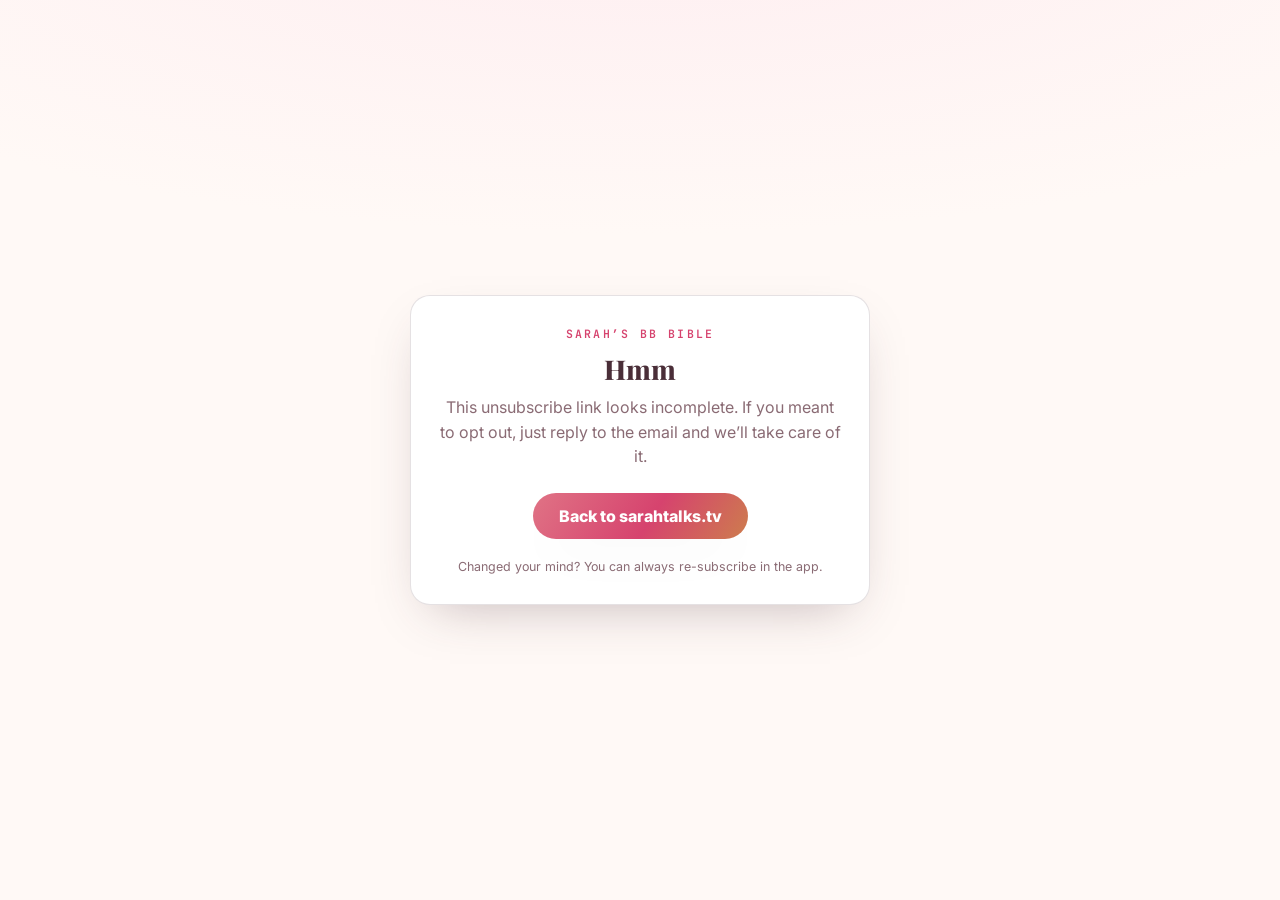
<file: unsub.html>
<!doctype html>
<html lang="en">
<head>
<meta charset="utf-8">
<meta name="viewport" content="width=device-width, initial-scale=1">
<title>Unsubscribe · Sarah's BB Bible</title>
<meta name="robots" content="noindex">
<link rel="preconnect" href="https://fonts.googleapis.com">
<link rel="preconnect" href="https://fonts.gstatic.com" crossorigin>
<link href="https://fonts.googleapis.com/css2?family=Playfair+Display:wght@700;800&family=Inter:wght@400;600;700&family=JetBrains+Mono:wght@600&display=swap" rel="stylesheet">
<style>
  :root{ --bg:#fff9f6; --bg2:#feeef1; --surface:#fff; --ink:#4a2e38; --muted:#8a6b74; --line:rgba(74,46,56,.14); --rasp:#d6436e; --rose-deep:#e07385; --grad:linear-gradient(122deg,#e07385 0%,#d6436e 55%,#c9963f 120%); --shadow:0 20px 50px -22px rgba(74,46,56,.34); }
  @media (prefers-color-scheme: dark){ :root:not([data-theme="light"]){ --bg:#171215; --bg2:#1e151a; --surface:#221b20; --ink:#f3e8eb; --muted:#b69ba4; --line:rgba(255,255,255,.12); --shadow:0 24px 60px -22px rgba(0,0,0,.72);} }
  :root[data-theme="dark"]{ --bg:#171215; --bg2:#1e151a; --surface:#221b20; --ink:#f3e8eb; --muted:#b69ba4; --line:rgba(255,255,255,.12); }
  *{box-sizing:border-box} body{margin:0;min-height:100vh;background:var(--bg);background-image:radial-gradient(130% 60% at 50% -10%, var(--bg2), var(--bg) 60%);color:var(--ink);font-family:"Inter",-apple-system,BlinkMacSystemFont,"Segoe UI",sans-serif;display:flex;align-items:center;justify-content:center;padding:24px}
  .card{max-width:460px;width:100%;background:var(--surface);border:1px solid var(--line);border-radius:20px;box-shadow:var(--shadow);padding:30px 26px;text-align:center}
  .eyebrow{font-family:"JetBrains Mono",monospace;font-size:.72rem;letter-spacing:.2em;text-transform:uppercase;font-weight:600;color:var(--rasp)}
  h1{font-family:"Playfair Display",serif;font-weight:800;font-size:1.7rem;margin:10px 0 8px}
  p{color:var(--muted);margin:0 0 6px;font-size:1rem;line-height:1.55}
  .btn{display:inline-block;margin-top:18px;border:none;cursor:pointer;font-family:inherit;font-weight:800;font-size:1rem;padding:13px 26px;border-radius:999px;color:#fff;text-decoration:none;background:var(--grad);box-shadow:var(--shadow)}
  .foot{color:var(--muted);font-size:.78rem;margin-top:20px}
</style>
</head>
<body>
  <div class="card" id="card">
    <div class="eyebrow">Sarah's BB Bible</div>
    <h1>One sec…</h1>
    <p>Updating your preferences.</p>
  </div>
<script>
  var SUPA="https://mnuhcigcfakypdiycagw.supabase.co";
  var ANON="eyJhbGciOiJIUzI1NiIsInR5cCI6IkpXVCJ9.eyJpc3MiOiJzdXBhYmFzZSIsInJlZiI6Im1udWhjaWdjZmFreXBkaXljYWd3Iiwicm9sZSI6ImFub24iLCJpYXQiOjE3ODM3OTIxMDksImV4cCI6MjA5OTM2ODEwOX0.Nz0pWjbzu47ud0kHHybg9T9z76H6ZuR-tstu-XPvFNo";
  function card(title, msg){
    document.getElementById('card').innerHTML='<div class="eyebrow">Sarah’s BB Bible</div><h1>'+title+'</h1><p>'+msg+'</p><a class="btn" href="index.html">Back to sarahtalks.tv</a><div class="foot">Changed your mind? You can always re-subscribe in the app.</div>';
  }
  var t=new URLSearchParams(location.search).get('t');
  if(!t){ card('Hmm', 'This unsubscribe link looks incomplete. If you meant to opt out, just reply to the email and we’ll take care of it.'); }
  else{
    fetch(SUPA+"/rest/v1/rpc/unsubscribe_by_token",{method:"POST",headers:{"Content-Type":"application/json","apikey":ANON,"Authorization":"Bearer "+ANON},body:JSON.stringify({p_token:t})})
      .then(function(r){return r.json();})
      .then(function(j){ if(j&&j.ok){ card('You’re unsubscribed', 'You won’t get these emails from us anymore. Sorry to see you go — you’re always welcome back.'); } else { card('All set', 'You’re unsubscribed. If anything still comes through, reply and we’ll fix it.'); } })
      .catch(function(){ card('Almost', 'We couldn’t reach the server. Please try the link again in a moment.'); });
  }
</script>
</body>
</html>
</file>
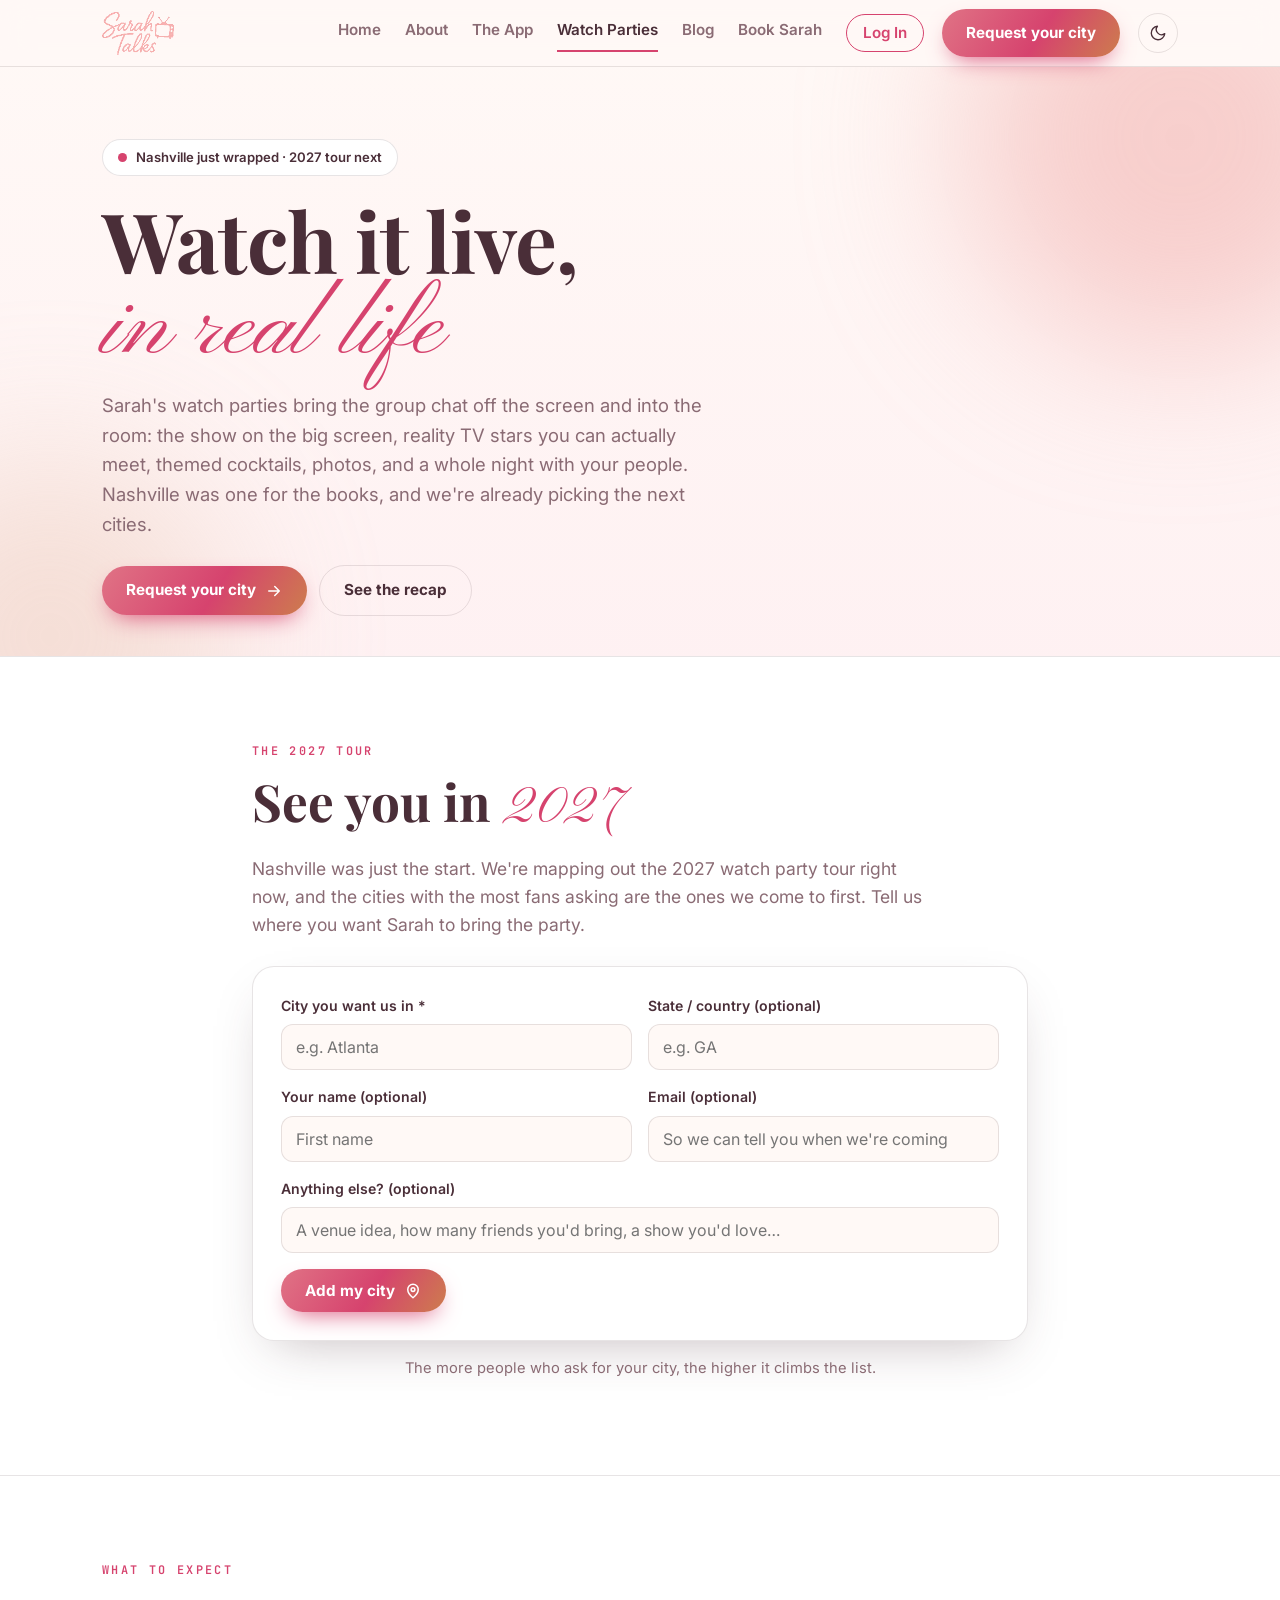
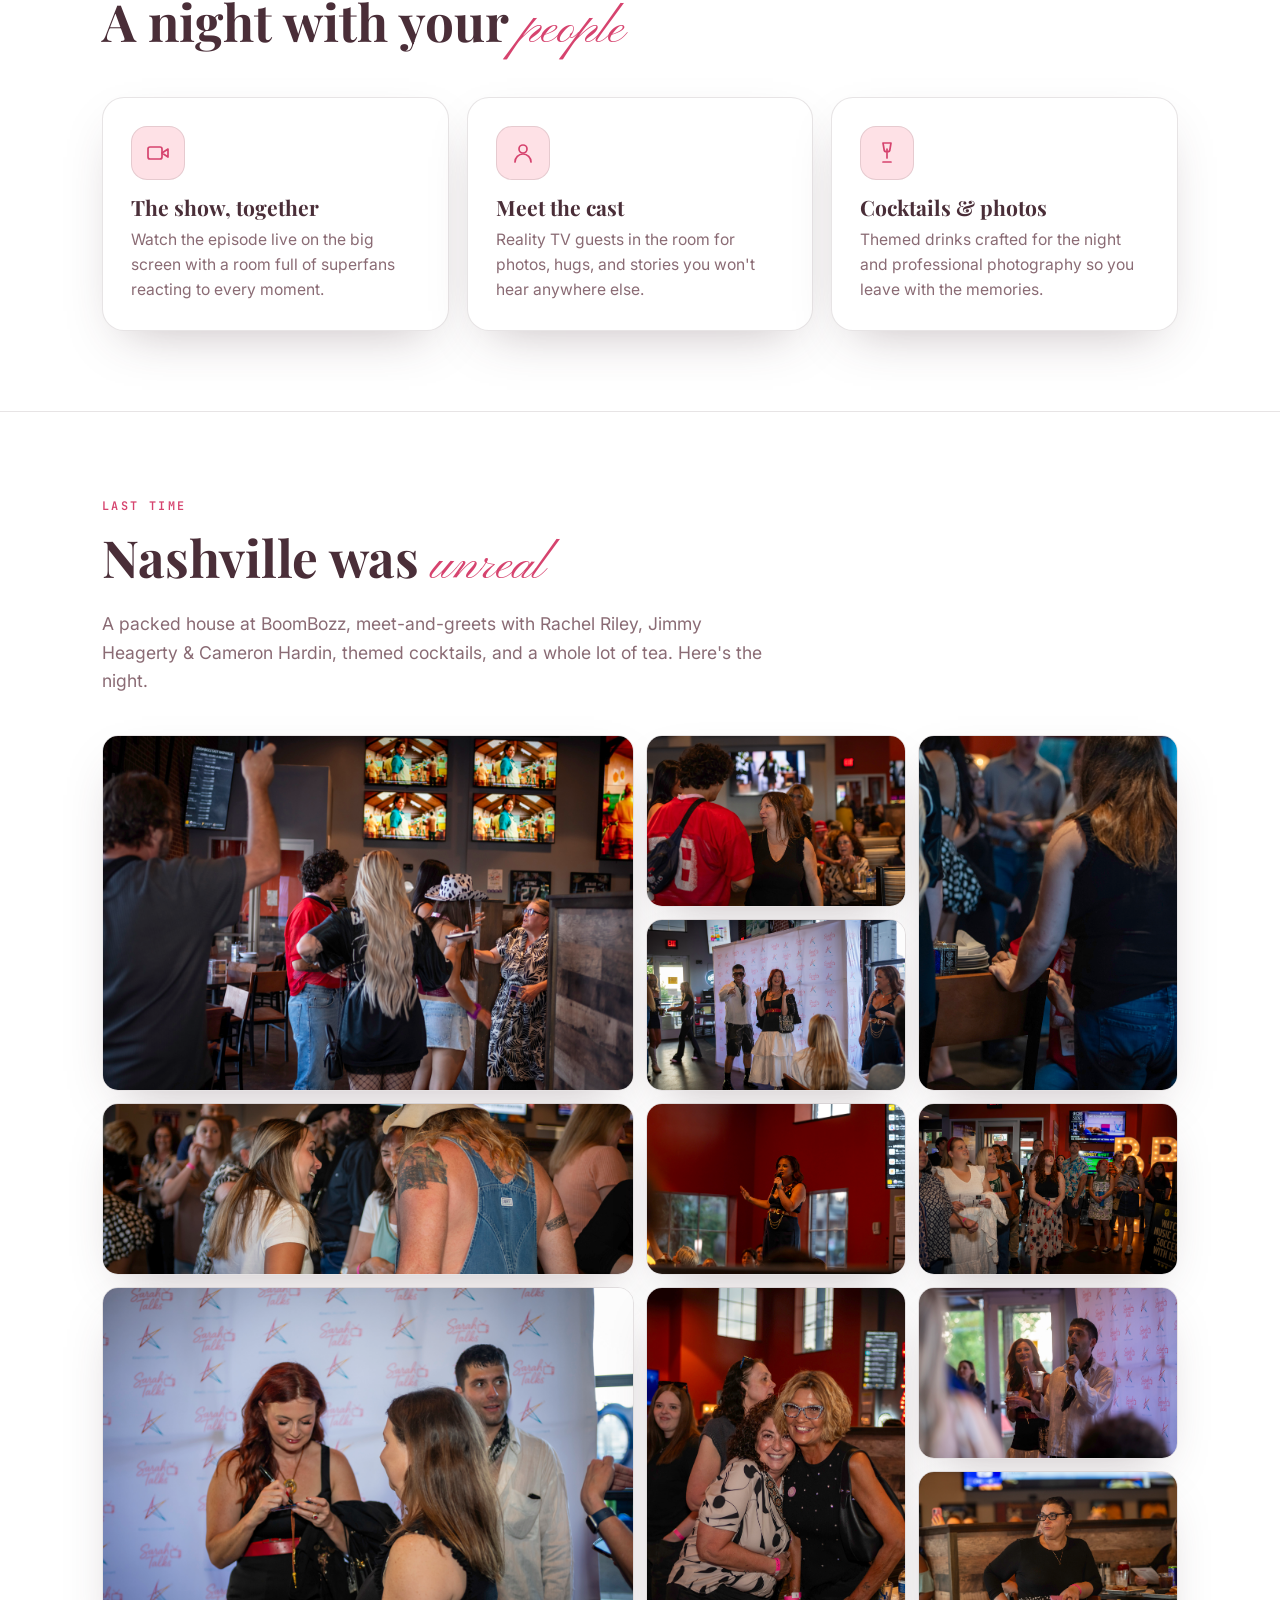
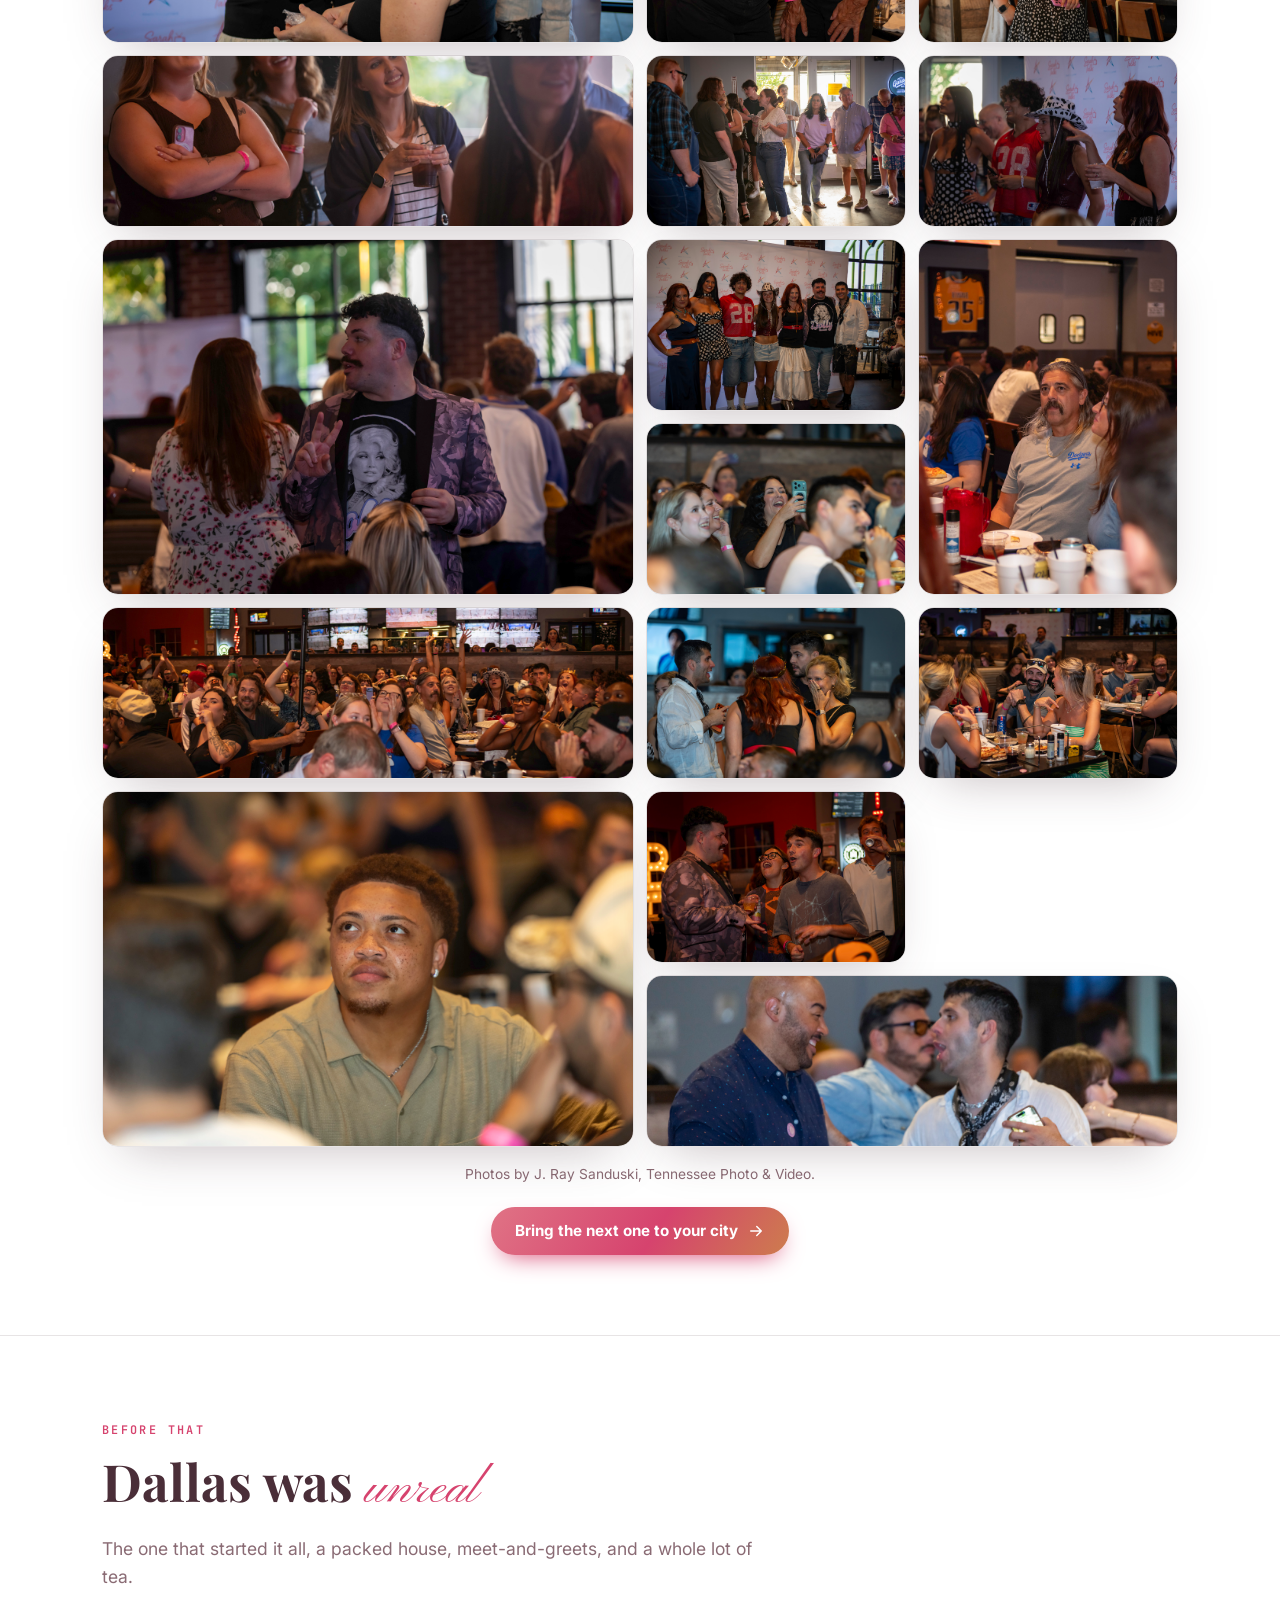
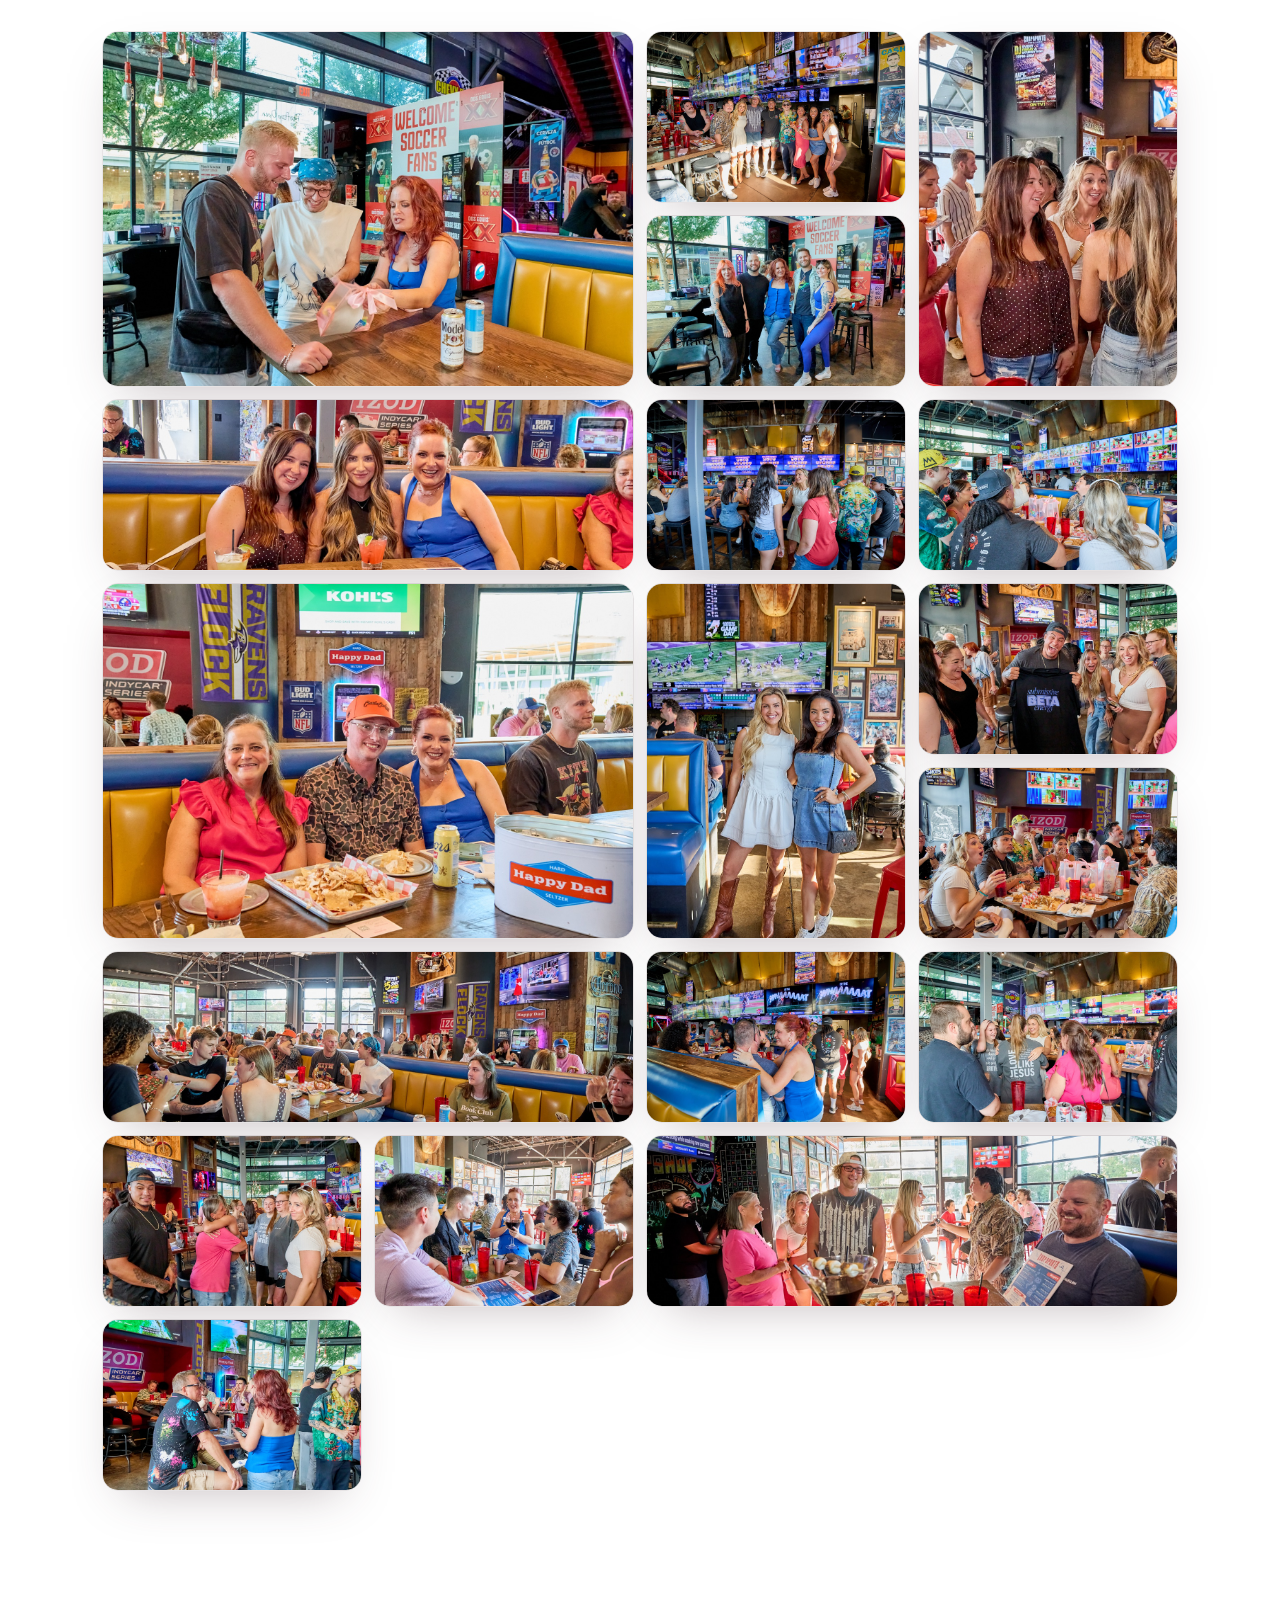
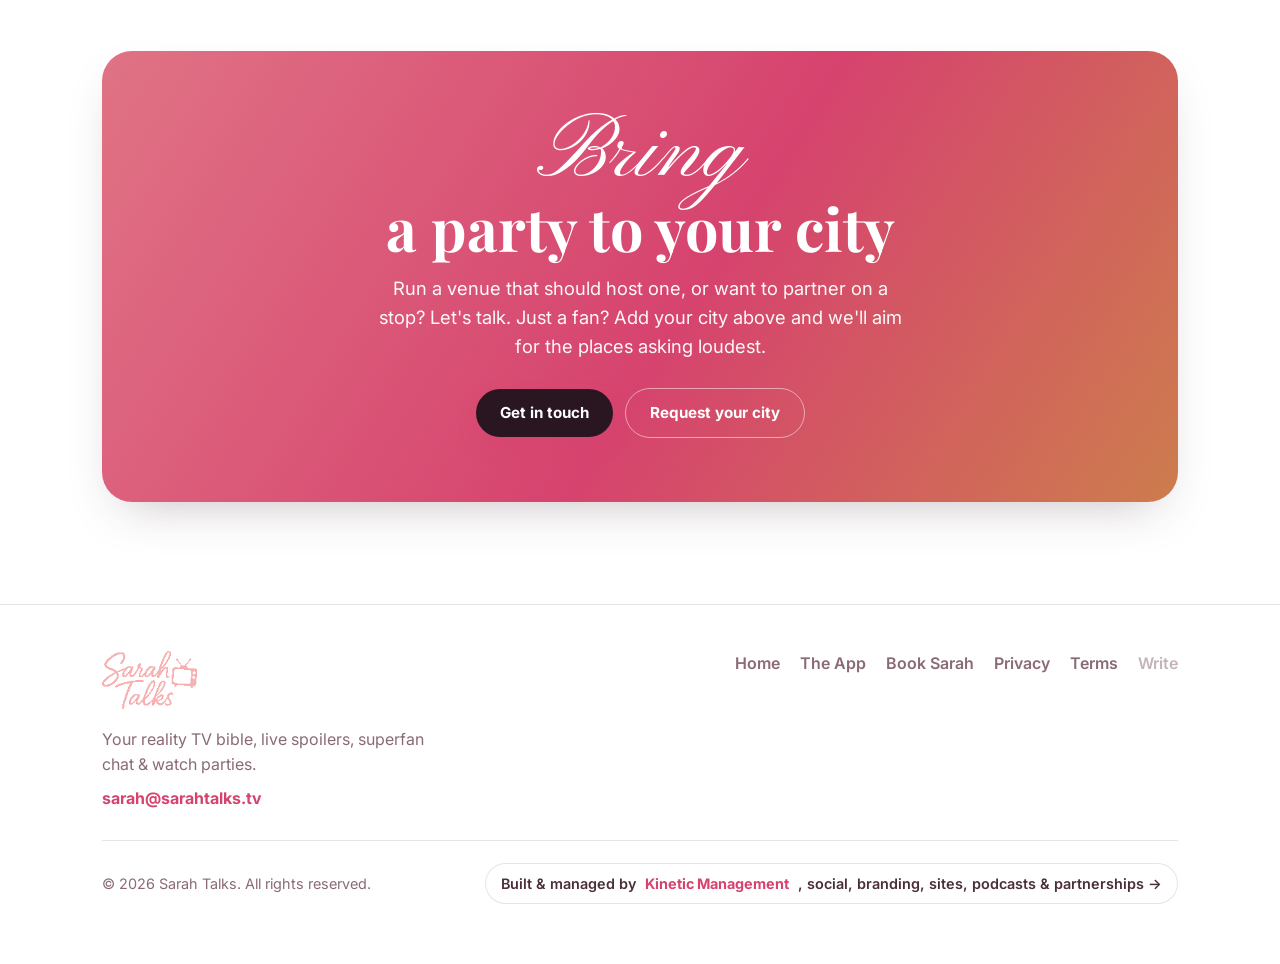
<file: watch-parties.html>
<!doctype html>
<html lang="en">
<head>
<meta charset="utf-8">
<meta name="viewport" content="width=device-width, initial-scale=1">
<title>Watch Parties · Sarah Talks</title>
<meta name="description" content="Sarah Talks live watch parties: watch the show with Sarah in real life, meet reality TV stars, themed cocktails and photos. Nashville just wrapped, and the 2027 tour is coming. Tell us which city to bring it to.">
<link rel="preconnect" href="https://fonts.googleapis.com">
<link rel="preconnect" href="https://fonts.gstatic.com" crossorigin>
<link href="https://fonts.googleapis.com/css2?family=Playfair+Display:ital,wght@0,500;0,600;0,700;0,800;1,500;1,600&family=Pinyon+Script&family=Inter:wght@400;500;600;700;800&family=JetBrains+Mono:wght@500;600&display=swap" rel="stylesheet">
<link rel="stylesheet" href="styles.css?v=5">
</head>
<body>
<header class="nav"><div class="wrap nav-in">
  <a href="index.html" class="brand"><img class="logo" src="assets/sarah-logo-trim.png" alt="Sarah Talks"></a>
  <nav class="nav-right">
    <div class="nav-links" id="navLinks">
      <a href="index.html">Home</a>
      <a href="about.html">About</a>
      <a href="app.html">The App</a>
      <a href="watch-parties.html" class="active">Watch Parties</a>
      <a href="blog.html">Blog</a>
      <a href="book.html">Book Sarah</a>
      <a href="https://app.sarahtalks.tv" class="nav-login">Log In</a>
    </div>
    <a href="#tour" class="btn btn-primary">Request your city</a>
    <button class="toggle" id="themeBtn" aria-label="Toggle theme"></button>
    <button class="menu-btn" id="menuBtn" aria-label="Menu"><svg viewBox="0 0 24 24" fill="none" stroke="currentColor" stroke-width="2" stroke-linecap="round"><path d="M3 6h18M3 12h18M3 18h18"/></svg></button>
  </nav>
</div></header>

<main>
  <section class="hero">
    <div class="blob a"></div><div class="blob b"></div>
    <div class="wrap hero-in">
      <span class="kicker"><span class="dot"></span> Nashville just wrapped &middot; 2027 tour next</span>
      <h1 class="title">Watch it live,<span class="script">in real life</span></h1>
      <p class="lede">Sarah's watch parties bring the group chat off the screen and into the room: the show on the big screen, reality TV stars you can actually meet, themed cocktails, photos, and a whole night with your people. Nashville was one for the books, and we're already picking the next cities.</p>
      <div class="cta-row">
        <a href="#tour" class="btn btn-primary">Request your city
          <svg viewBox="0 0 24 24" fill="none" stroke="currentColor" stroke-width="2" stroke-linecap="round" stroke-linejoin="round"><path d="M5 12h14M13 6l6 6-6 6"/></svg></a>
        <a href="#recap" class="btn btn-ghost">See the recap</a>
      </div>
    </div>
  </section>

  <!-- 2027 TOUR + CITY REQUEST -->
  <section id="tour" class="band">
    <div class="wrap" style="max-width:820px">
      <div class="sec-head" style="margin-bottom:26px">
        <span class="eyebrow">The 2027 Tour</span>
        <h2>See you in <span class="script">2027</span></h2>
        <p>Nashville was just the start. We're mapping out the 2027 watch party tour right now, and the cities with the most fans asking are the ones we come to first. Tell us where you want Sarah to bring the party.</p>
      </div>
      <form class="form card" id="tourForm">
        <div aria-hidden="true" style="position:absolute;left:-9999px;height:0;overflow:hidden"><label>Leave this empty<input type="text" name="website" tabindex="-1" autocomplete="off"></label></div>
        <div class="row">
          <div class="field"><label for="tCity">City you want us in *</label><input id="tCity" name="city" required placeholder="e.g. Atlanta"></div>
          <div class="field"><label for="tRegion">State / country (optional)</label><input id="tRegion" name="region" placeholder="e.g. GA"></div>
        </div>
        <div class="row">
          <div class="field"><label for="tName">Your name (optional)</label><input id="tName" name="name" placeholder="First name"></div>
          <div class="field"><label for="tEmail">Email (optional)</label><input id="tEmail" name="email" type="email" placeholder="So we can tell you when we're coming"></div>
        </div>
        <div class="field"><label for="tNote">Anything else? (optional)</label><input id="tNote" name="note" placeholder="A venue idea, how many friends you'd bring, a show you'd love…"></div>
        <div>
          <button type="submit" class="btn btn-primary">Add my city
            <svg viewBox="0 0 24 24" fill="none" stroke="currentColor" stroke-width="2" stroke-linecap="round" stroke-linejoin="round"><path d="M12 21s7-5.5 7-11a7 7 0 0 0-14 0c0 5.5 7 11 7 11z"/><circle cx="12" cy="10" r="2.5"/></svg></button>
          <p id="tourNote" class="muted" style="display:none;margin-top:12px;font-size:.92rem"></p>
        </div>
      </form>
      <p class="muted" style="text-align:center;margin-top:16px;font-size:.92rem">The more people who ask for your city, the higher it climbs the list.</p>
    </div>
  </section>

  <!-- WHAT TO EXPECT -->
  <section>
    <div class="wrap">
      <div class="sec-head">
        <span class="eyebrow">What to expect</span>
        <h2>A night with your <span class="script">people</span></h2>
      </div>
      <div class="grid g3">
        <div class="card feat"><span class="ic"><svg viewBox="0 0 24 24"><rect x="2" y="6" width="14" height="12" rx="2"/><path d="m22 8-6 4 6 4V8z"/></svg></span><h3>The show, together</h3><p>Watch the episode live on the big screen with a room full of superfans reacting to every moment.</p></div>
        <div class="card feat"><span class="ic"><svg viewBox="0 0 24 24"><circle cx="12" cy="8" r="4"/><path d="M4 21a8 8 0 0 1 16 0"/></svg></span><h3>Meet the cast</h3><p>Reality TV guests in the room for photos, hugs, and stories you won't hear anywhere else.</p></div>
        <div class="card feat"><span class="ic"><svg viewBox="0 0 24 24"><path d="M8 2h8l-1 6a3 3 0 0 1-6 0zM12 8v9M8 21h8"/></svg></span><h3>Cocktails & photos</h3><p>Themed drinks crafted for the night and professional photography so you leave with the memories.</p></div>
      </div>
    </div>
  </section>

  <!-- RECAP: NASHVILLE (most recent) -->
  <section id="recap" class="band">
    <div class="wrap">
      <div class="sec-head">
        <span class="eyebrow">Last time</span>
        <h2>Nashville was <span class="script">unreal</span></h2>
        <p>A packed house at BoomBozz, meet-and-greets with Rachel Riley, Jimmy Heagerty &amp; Cameron Hardin, themed cocktails, and a whole lot of tea. Here's the night.</p>
      </div>
      <div class="mosaic">
        <div class="tile big"><img src="assets/nashville/n01.jpg" alt="Sarah with fans at the Nashville watch party" loading="lazy"></div>
        <div class="tile"><img src="assets/nashville/n02.jpg" alt="Fans at the Nashville watch party" loading="lazy"></div>
        <div class="tile tall"><img src="assets/nashville/n03.jpg" alt="The crowd at the Nashville watch party" loading="lazy"></div>
        <div class="tile"><img src="assets/nashville/n04.jpg" alt="Friends at the Nashville watch party" loading="lazy"></div>
        <div class="tile wide"><img src="assets/nashville/n05.jpg" alt="Packed house at BoomBozz in Nashville" loading="lazy"></div>
        <div class="tile"><img src="assets/nashville/n06.jpg" alt="Meet-and-greet at the Nashville watch party" loading="lazy"></div>
        <div class="tile"><img src="assets/nashville/n07.jpg" alt="Fans posing at the Nashville watch party" loading="lazy"></div>
        <div class="tile big"><img src="assets/nashville/n08.jpg" alt="Sarah and cast with fans in Nashville" loading="lazy"></div>
        <div class="tile tall"><img src="assets/nashville/n09.jpg" alt="Guests at the Nashville watch party" loading="lazy"></div>
        <div class="tile"><img src="assets/nashville/n10.jpg" alt="Fans mingling in Nashville" loading="lazy"></div>
        <div class="tile"><img src="assets/nashville/n11.jpg" alt="The room at the Nashville watch party" loading="lazy"></div>
        <div class="tile wide"><img src="assets/nashville/n12.jpg" alt="Big group at the Nashville watch party" loading="lazy"></div>
        <div class="tile"><img src="assets/nashville/n13.jpg" alt="Fans and cocktails in Nashville" loading="lazy"></div>
        <div class="tile"><img src="assets/nashville/n14.jpg" alt="Guests smiling at the Nashville watch party" loading="lazy"></div>
        <div class="tile big"><img src="assets/nashville/n15.jpg" alt="Sarah with fans at BoomBozz" loading="lazy"></div>
        <div class="tile"><img src="assets/nashville/n16.jpg" alt="Fans at the Nashville watch party" loading="lazy"></div>
        <div class="tile tall"><img src="assets/nashville/n17.jpg" alt="Cast meet-and-greet in Nashville" loading="lazy"></div>
        <div class="tile"><img src="assets/nashville/n18.jpg" alt="Friends at the Nashville watch party" loading="lazy"></div>
        <div class="tile wide"><img src="assets/nashville/n19.jpg" alt="The crowd watching the show in Nashville" loading="lazy"></div>
        <div class="tile"><img src="assets/nashville/n20.jpg" alt="Fans at the Nashville watch party" loading="lazy"></div>
        <div class="tile"><img src="assets/nashville/n21.jpg" alt="Guests at a table in Nashville" loading="lazy"></div>
        <div class="tile big"><img src="assets/nashville/n22.jpg" alt="Sarah and fans in Nashville" loading="lazy"></div>
        <div class="tile"><img src="assets/nashville/n23.jpg" alt="Fans smiling at the Nashville watch party" loading="lazy"></div>
        <div class="tile wide"><img src="assets/nashville/n24.jpg" alt="A full house at the Nashville watch party" loading="lazy"></div>
      </div>
      <p class="muted" style="text-align:center;margin:16px 0 0;font-size:.86rem">Photos by J. Ray Sanduski, Tennessee Photo &amp; Video.</p>
      <div class="cta-row" style="justify-content:center;margin-top:22px">
        <a href="#tour" class="btn btn-primary">Bring the next one to your city
          <svg viewBox="0 0 24 24" fill="none" stroke="currentColor" stroke-width="2" stroke-linecap="round" stroke-linejoin="round"><path d="M5 12h14M13 6l6 6-6 6"/></svg></a>
      </div>
    </div>
  </section>

  <!-- RECAP: DALLAS -->
  <section>
    <div class="wrap">
      <div class="sec-head">
        <span class="eyebrow">Before that</span>
        <h2>Dallas was <span class="script">unreal</span></h2>
        <p>The one that started it all, a packed house, meet-and-greets, and a whole lot of tea.</p>
      </div>
      <div class="mosaic">
        <div class="tile big"><img src="assets/dallas/d10.jpg" alt="Sarah with fans at the Dallas watch party" loading="lazy"></div>
        <div class="tile"><img src="assets/dallas/d04.jpg" alt="Dallas watch party crowd" loading="lazy"></div>
        <div class="tile tall"><img src="assets/dallas/d18.jpg" alt="Fans at the Dallas watch party" loading="lazy"></div>
        <div class="tile"><img src="assets/dallas/d16.jpg" alt="Friends at the Dallas watch party" loading="lazy"></div>
        <div class="tile wide"><img src="assets/dallas/d07.jpg" alt="Booth of fans at the watch party" loading="lazy"></div>
        <div class="tile"><img src="assets/dallas/d13.jpg" alt="Packed house at the Dallas watch party" loading="lazy"></div>
        <div class="tile"><img src="assets/dallas/d05.jpg" alt="Watch party guests" loading="lazy"></div>
        <div class="tile big"><img src="assets/dallas/d22.jpg" alt="Fans with food at the watch party" loading="lazy"></div>
        <div class="tile tall"><img src="assets/dallas/d09.jpg" alt="Friends at the watch party" loading="lazy"></div>
        <div class="tile"><img src="assets/dallas/d15.jpg" alt="Fans posing at the Dallas watch party" loading="lazy"></div>
        <div class="tile"><img src="assets/dallas/d11.jpg" alt="Table of fans and food" loading="lazy"></div>
        <div class="tile wide"><img src="assets/dallas/d14.jpg" alt="Big group at the watch party" loading="lazy"></div>
        <div class="tile"><img src="assets/dallas/d17.jpg" alt="Fans mingling at the Dallas watch party" loading="lazy"></div>
        <div class="tile"><img src="assets/dallas/d24.jpg" alt="Fans at the Dallas watch party" loading="lazy"></div>
        <div class="tile"><img src="assets/dallas/d23.jpg" alt="Fans smiling at the watch party" loading="lazy"></div>
        <div class="tile"><img src="assets/dallas/d21.jpg" alt="Guests at a table" loading="lazy"></div>
        <div class="tile wide"><img src="assets/dallas/d19.jpg" alt="Watch party fun" loading="lazy"></div>
        <div class="tile"><img src="assets/dallas/d02.jpg" alt="Guests at the Dallas watch party" loading="lazy"></div>
      </div>
    </div>
  </section>

  <!-- HOST / NOTIFY -->
  <section id="host">
    <div class="wrap">
      <div class="final">
        <h2><span class="script">Bring</span> a party to your city</h2>
        <p>Run a venue that should host one, or want to partner on a stop? Let's talk. Just a fan? Add your city above and we'll aim for the places asking loudest.</p>
        <div class="cta-row">
          <a href="book.html" class="btn btn-primary" style="background:#2a1620">Get in touch</a>
          <a href="#tour" class="btn btn-ghost" style="color:#fff;border-color:rgba(255,255,255,.5)">Request your city</a>
        </div>
      </div>
    </div>
  </section>
</main>

<footer><div class="wrap">
  <div class="foot-in">
    <div>
      <a href="index.html" class="brand"><img class="logo" src="assets/sarah-logo-trim.png" alt="Sarah Talks"></a>
      <p class="muted" style="margin:10px 0 0;max-width:34ch">Your reality TV bible, live spoilers, superfan chat & watch parties.</p>
      <a class="foot-mail" href="mailto:sarah@sarahtalks.tv">sarah@sarahtalks.tv</a>
    </div>
    <div class="foot-links">
      <a href="index.html">Home</a><a href="app.html">The App</a><a href="book.html">Book Sarah</a>
      <a href="privacy.html">Privacy</a>
      <a href="https://www.apple.com/legal/internet-services/itunes/dev/stdeula/" target="_blank" rel="noopener">Terms</a><a href="write.html" style="opacity:.5">Write</a>
    </div>
  </div>
  <div class="kinetic">
    <span>&copy; <span id="yr">2026</span> Sarah Talks. All rights reserved.</span>
    <a class="plug" href="https://kinetic-mgmt.com" target="_blank" rel="noopener">Built &amp; managed by <b>Kinetic Management</b>, social, branding, sites, podcasts &amp; partnerships &rarr;</a>
  </div>
</div></footer>
<script src="app.js?v=5"></script>
</body>
</html>
</file>
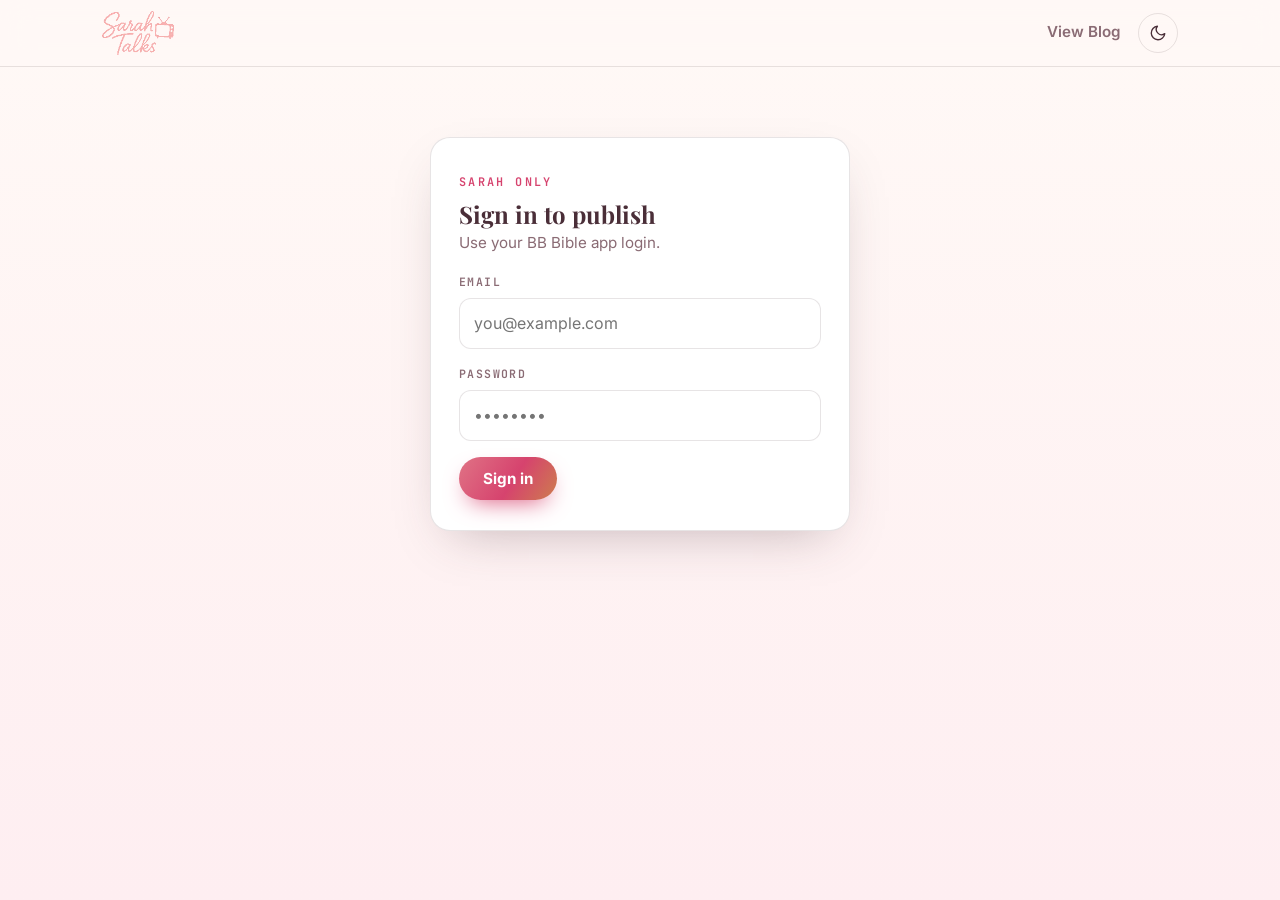
<file: write.html>
<!doctype html>
<html lang="en">
<head>
<meta charset="utf-8">
<meta name="viewport" content="width=device-width, initial-scale=1">
<title>Write a post · Sarah Talks</title>
<meta name="robots" content="noindex, nofollow">
<link rel="preconnect" href="https://fonts.googleapis.com">
<link rel="preconnect" href="https://fonts.gstatic.com" crossorigin>
<link href="https://fonts.googleapis.com/css2?family=Playfair+Display:ital,wght@0,500;0,600;0,700;0,800;1,500;1,600&family=Pinyon+Script&family=Inter:wght@400;500;600;700;800&family=JetBrains+Mono:wght@500;600&display=swap" rel="stylesheet">
<link rel="stylesheet" href="styles.css?v=5">
</head>
<body>
<header class="nav"><div class="wrap nav-in">
  <a href="index.html" class="brand"><img class="logo" src="assets/sarah-logo-trim.png" alt="Sarah Talks"></a>
  <nav class="nav-right">
    <div class="nav-links">
      <a href="blog.html">View Blog</a>
    </div>
    <button class="btn btn-ghost btn-sm" id="logoutBtn" style="display:none">Log out</button>
    <button class="toggle" id="themeBtn" aria-label="Toggle theme"></button>
  </nav>
</div></header>

<main>
  <section style="padding-top:30px">
    <div class="wrap">

      <!-- LOGIN -->
      <div class="login-card" id="loginCard">
        <span class="eyebrow">Sarah only</span>
        <h2 style="margin:8px 0 4px">Sign in to publish</h2>
        <p class="muted" style="margin:0 0 18px;font-size:.95rem">Use your BB Bible app login.</p>
        <div class="ed-field"><label>Email</label><input id="email" type="email" autocomplete="username" placeholder="you@example.com"></div>
        <div class="ed-field"><label>Password</label><input id="password" type="password" autocomplete="current-password" placeholder="••••••••"></div>
        <div class="ed-actions">
          <button class="btn btn-primary" id="loginBtn">Sign in</button>
          <span class="ed-note" id="loginNote"></span>
        </div>
      </div>

      <!-- EDITOR -->
      <div class="editor-wrap" id="editor" style="display:none">
        <div class="sec-head" style="text-align:left;margin-bottom:18px">
          <span class="eyebrow" id="edEyebrow">Write a post</span>
          <h1 style="font-size:clamp(1.9rem,5vw,2.6rem);margin:8px 0 0" id="edTitleHead">Write a post</h1>
        </div>

        <!-- Post picker: choose anything to edit -->
        <div class="draft-list" id="drafts"></div>

        <input type="hidden" id="postId">
        <div class="ed-field">
          <label>Title</label>
          <input id="fTitle" placeholder="e.g. The Drew flip explained, Night 34 feeds">
        </div>
        <div class="ed-row">
          <div class="ed-field"><label>Tag (optional)</label><input id="fTag" placeholder="Live Feeds"></div>
          <div class="ed-field"><label>Cover image URL (optional)</label><input id="fCover" placeholder="https://…"></div>
        </div>
        <div class="ed-field">
          <label>Short summary (optional)</label>
          <input id="fExcerpt" placeholder="One line that shows on the blog card.">
        </div>
        <div class="ed-field">
          <label>Body</label>
          <textarea id="fBody" placeholder="Write it like you talk.

Blank line = new paragraph.
## Big heading
- bullet point
**bold**  *italic*  [link text](https://…)"></textarea>
        </div>
        <p class="ed-hint">Formatting: blank line = new paragraph · <b>## Heading</b> · <b>- bullet</b> · <b>**bold**</b> · <b>*italic*</b> · <b>[text](link)</b></p>

        <div class="ed-actions">
          <button class="btn btn-ghost" id="saveDraftBtn">Save draft</button>
          <button class="btn btn-primary" id="publishBtn">Publish live</button>
          <button class="btn btn-ghost btn-sm" id="newBtn" style="display:none">+ New post</button>
          <span class="ed-note" id="edNote"></span>
        </div>
      </div>

    </div>
  </section>
</main>

<script src="app.js?v=5"></script>
<script src="blog.js?v=5"></script>
<script>
(function(){
  var $ = function(id){ return document.getElementById(id); };
  var loginCard=$('loginCard'), editor=$('editor'), logoutBtn=$('logoutBtn');
  function note(el,msg,ok){ el.textContent=msg; el.style.color = ok? 'var(--sage)':'var(--rasp)'; }

  // A post id/slug to auto-open once we're authenticated (from ?edit=…).
  var params = new URLSearchParams(location.search);
  var pendingEdit = params.get('edit');

  function showEditor(on){
    loginCard.style.display = on ? 'none':'block';
    editor.style.display = on ? 'block':'none';
    logoutBtn.style.display = on ? 'inline-flex':'none';
    if(on) loadDrafts();
  }
  // Session died (expired token, no refresh): bounce back to the login screen.
  function sessionExpired(){
    Blog.logout();
    showEditor(false);
    note($('loginNote'), 'Your session expired. Please sign in again.', false);
  }

  // ---- login ----
  $('loginBtn').addEventListener('click', function(){
    var b=this; b.disabled=true; note($('loginNote'),'Signing in…',true);
    Blog.login($('email').value.trim(), $('password').value)
      .then(function(){ note($('loginNote'),'',true); showEditor(true); })
      .catch(function(e){ note($('loginNote'), e.message || 'Login failed', false); })
      .finally(function(){ b.disabled=false; });
  });
  $('password').addEventListener('keydown', function(e){ if(e.key==='Enter') $('loginBtn').click(); });
  logoutBtn.addEventListener('click', function(){ Blog.logout(); showEditor(false); });

  // ---- form state ----
  function clearForm(){
    $('postId').value=''; $('fTitle').value=''; $('fTag').value='';
    $('fCover').value=''; $('fExcerpt').value=''; $('fBody').value='';
    $('edEyebrow').textContent='New post'; $('edTitleHead').textContent='Write a post';
    $('newBtn').style.display='none';
    note($('edNote'),'',true);
  }
  $('newBtn').addEventListener('click', clearForm);

  function collect(published){
    var title=$('fTitle').value.trim();
    if(!title){ note($('edNote'),'Add a title first.',false); return null; }
    if(!$('fBody').value.trim()){ note($('edNote'),'Write something in the body.',false); return null; }
    return {
      title:title, tag:$('fTag').value.trim()||null, cover_url:$('fCover').value.trim()||null,
      excerpt:$('fExcerpt').value.trim()||null, body:$('fBody').value, published:!!published
    };
  }

  function save(published){
    var data=collect(published); if(!data) return;
    var id=$('postId').value;
    note($('edNote'), published?'Publishing…':'Saving…', true);
    var p;
    if(id){ p=Blog.update(id, data); }
    else { data.slug=Blog.slugify(data.title); p=Blog.create(data); }
    p.then(function(res){
      if(!res.ok){
        var msg=(res.body && (res.body.message||res.body.hint)) || ('Error '+res.status);
        if(res.status===401||res.status===403){ sessionExpired(); return; }
        if(String(res.body && res.body.code)==='23505') msg='A post with a very similar title exists, tweak the title.';
        note($('edNote'), msg, false); return;
      }
      var row = Array.isArray(res.body)? res.body[0] : res.body;
      if(row && row.id){ $('postId').value=row.id; $('edEyebrow').textContent='Editing'; $('edTitleHead').textContent=row.title; $('newBtn').style.display='inline-flex'; }
      note($('edNote'), published?'Published, it’s live on the blog!':'Draft saved.', true);
      loadDrafts();
    }).catch(function(e){
      if(e && e.auth){ sessionExpired(); return; }
      note($('edNote'),'Network error, try again.',false);
    });
  }
  $('saveDraftBtn').addEventListener('click', function(){ save(false); });
  $('publishBtn').addEventListener('click', function(){ save(true); });

  // ---- post picker (choose anything to edit) ----
  function loadDrafts(){
    var box=$('drafts');
    box.innerHTML='<p class="muted" style="margin:0 0 6px">Loading your posts…</p>';
    Blog.myPosts().then(function(rows){
      if(!Array.isArray(rows)) rows=[];
      var head='<div class="picker-head"><h3>Your posts</h3><button class="btn btn-ghost btn-sm" id="pickNew">+ Write a new post</button></div>';
      if(!rows.length){ box.innerHTML=head+'<p class="muted" style="text-align:center;margin:8px 0 0">No posts yet, your first one goes here.</p>'; }
      else {
        box.innerHTML = head + rows.map(function(r){
          var badge = r.published? '<span class="badge-live">LIVE</span>':'<span class="badge-draft">DRAFT</span>';
          return '<div class="draft-row"><div class="grow"><b>'+Blog.esc(r.title)+'</b><small>'+badge+' · '+Blog.esc(r.slug)+'</small></div>'
            + '<button class="btn btn-primary btn-sm" data-edit="'+r.id+'">Edit</button></div>';
        }).join('');
      }
      $('pickNew').addEventListener('click', function(){ clearForm(); $('fTitle').focus(); window.scrollTo({top:$('fTitle').offsetTop-120,behavior:'smooth'}); });
      Array.prototype.forEach.call(box.querySelectorAll('[data-edit]'), function(btn){
        btn.addEventListener('click', function(){ openPost(btn.getAttribute('data-edit')); });
      });
      // Fulfil a ?edit=… deep link now that the session is confirmed good.
      if(pendingEdit){ var want=pendingEdit; pendingEdit=null; openPost(want, true); }
    }).catch(function(e){
      if(e && e.auth){ sessionExpired(); return; }
      box.innerHTML='<p class="muted" style="text-align:center">Could not load your posts. <a href="write.html">Retry</a></p>';
    });
  }

  function fill(p){
    if(!p){ note($('edNote'),'That post could not be found.',false); return; }
    $('postId').value=p.id; $('fTitle').value=p.title||''; $('fTag').value=p.tag||'';
    $('fCover').value=p.cover_url||''; $('fExcerpt').value=p.excerpt||''; $('fBody').value=p.body||'';
    $('edEyebrow').textContent='Editing'; $('edTitleHead').textContent=p.title; $('newBtn').style.display='inline-flex';
    note($('edNote'), p.published?'Editing a LIVE post — Publish saves changes.':'Editing a draft.', true);
    window.scrollTo({top:0,behavior:'smooth'});
  }
  function openPost(idOrSlug, bySlug){
    Blog.getForEdit(idOrSlug, !!bySlug).then(fill).catch(function(e){
      if(e && e.auth){ sessionExpired(); return; }
      note($('edNote'),'Could not open that post.',false);
    });
  }

  // boot
  showEditor(Blog.isLoggedIn());
})();
</script>
</body>
</html>
</file>
<file: styles.css>
/* Sarah Talks — shared styles. App-matched (lib/theme.dart): Playfair + Pinyon + Inter, rose-gold palette. */
:root{
  --bg:#fff9f6; --bg2:#feeef1; --surface:#ffffff; --blush:#fee1e6; --blush2:#fdebee;
  --ink:#4a2e38; --muted:#8a6b74; --line:rgba(74,46,56,.13);
  --rose:#f0a6a4; --rose-deep:#e07385; --rasp:#d6436e; --berry:#9e2b50;
  --rosegold:#c99a86; --rosegold-hi:#e7c2ac; --amber:#c9963f; --sage:#7fa98c;
  --grad:linear-gradient(122deg,#e07385 0%,#d6436e 55%,#c9963f 120%);
  --shadow:0 20px 50px -22px rgba(74,46,56,.34);
}
@media (prefers-color-scheme:dark){
  :root{--bg:#171215;--bg2:#1e151a;--surface:#221b20;--blush:#3a2a31;--blush2:#33242b;
    --ink:#f3e8eb;--muted:#b69ba4;--line:rgba(255,255,255,.10);--shadow:0 24px 60px -22px rgba(0,0,0,.72)}
}
:root[data-theme="light"]{--bg:#fff9f6;--bg2:#feeef1;--surface:#fff;--blush:#fee1e6;--blush2:#fdebee;--ink:#4a2e38;--muted:#8a6b74;--line:rgba(74,46,56,.13);--shadow:0 20px 50px -22px rgba(74,46,56,.34)}
:root[data-theme="dark"]{--bg:#171215;--bg2:#1e151a;--surface:#221b20;--blush:#3a2a31;--blush2:#33242b;--ink:#f3e8eb;--muted:#b69ba4;--line:rgba(255,255,255,.10);--shadow:0 24px 60px -22px rgba(0,0,0,.72)}

*{box-sizing:border-box}
html{scroll-behavior:smooth}
body{margin:0;color:var(--ink);background:linear-gradient(180deg,var(--bg),var(--bg2));background-attachment:fixed;
  font-family:"Inter",-apple-system,BlinkMacSystemFont,"Segoe UI",sans-serif;line-height:1.6;-webkit-font-smoothing:antialiased;overflow-x:hidden}
.wrap{max-width:1120px;margin:0 auto;padding:0 22px}
a{color:inherit}
img{max-width:100%;display:block}
h1,h2,h3{margin:0;line-height:1.06;text-wrap:balance;font-family:"Playfair Display",serif}
.eyebrow{font-family:"JetBrains Mono",monospace;font-size:.74rem;letter-spacing:.2em;text-transform:uppercase;font-weight:600;color:var(--rasp)}
.script{font-family:"Pinyon Script",cursive;font-weight:400}
.muted{color:var(--muted)}

/* buttons */
.btn{display:inline-flex;align-items:center;gap:9px;border:none;cursor:pointer;font-family:inherit;font-weight:700;font-size:.95rem;padding:12px 24px;border-radius:999px;text-decoration:none;transition:transform .15s ease,filter .15s ease}
.btn svg{width:18px;height:18px}
.btn-primary{background:var(--grad);color:#fff;box-shadow:0 10px 24px -10px var(--rasp)}
.btn-primary:hover{transform:translateY(-2px);filter:brightness(1.04)}
.btn-ghost{background:transparent;color:var(--ink);border:1.5px solid var(--line)}
.btn-ghost:hover{border-color:var(--rasp);color:var(--rasp)}
.store{display:inline-flex;align-items:center;gap:11px;background:var(--ink);color:var(--bg);text-decoration:none;padding:11px 19px;border-radius:14px;transition:transform .15s ease}
.store:hover{transform:translateY(-2px)}
.store svg{width:24px;height:24px;flex:none}
.store small{display:block;font-size:.66rem;opacity:.8;line-height:1.1;font-weight:500}
.store b{display:block;font-size:1.02rem;line-height:1.15;font-weight:800}
.cta-row{display:flex;flex-wrap:wrap;gap:12px;align-items:center}

/* nav */
header.nav{position:sticky;top:0;z-index:50;background:color-mix(in srgb,var(--bg) 86%,transparent);backdrop-filter:blur(14px);border-bottom:1px solid var(--line)}
.nav-in{display:flex;align-items:center;justify-content:space-between;height:66px}
.brand{font-family:"Playfair Display",serif;font-weight:800;font-size:1.5rem;text-decoration:none;color:var(--ink);letter-spacing:.01em}
.brand em{font-style:italic;color:var(--rasp);font-weight:600}
.nav-right{display:flex;align-items:center;gap:18px}
.nav-links{display:flex;gap:24px}
.nav-links a{text-decoration:none;color:var(--muted);font-weight:600;font-size:.95rem;padding:4px 0;border-bottom:2px solid transparent}
.nav-links a:hover{color:var(--ink)}
.nav-links a.active{color:var(--ink);border-color:var(--rasp)}
.toggle{width:40px;height:40px;border-radius:50%;border:1.5px solid var(--line);background:transparent;cursor:pointer;display:grid;place-items:center;color:var(--ink)}
.toggle svg{width:18px;height:18px}
.toggle:hover{border-color:var(--rasp)}
.menu-btn{display:none;background:none;border:1.5px solid var(--line);border-radius:10px;width:40px;height:40px;cursor:pointer;color:var(--ink)}
@media(max-width:820px){.nav-links{display:none}.nav-links.open{display:flex;position:absolute;top:66px;left:0;right:0;flex-direction:column;background:var(--surface);border-bottom:1px solid var(--line);padding:14px 22px;gap:14px}.menu-btn{display:grid;place-items:center}}

/* icons in blush squares */
.ic{width:54px;height:54px;border-radius:16px;display:grid;place-items:center;background:var(--blush);border:1px solid var(--line);color:var(--rasp)}
.ic svg{width:24px;height:24px;fill:none;stroke:currentColor;stroke-width:1.7;stroke-linecap:round;stroke-linejoin:round}

/* hero */
.hero{position:relative;padding:72px 0 40px;overflow:hidden}
.blob{position:absolute;border-radius:50%;filter:blur(80px);z-index:0}
.blob.a{width:440px;height:440px;background:var(--rose);opacity:.5;top:-150px;right:-120px}
.blob.b{width:360px;height:360px;background:var(--rosegold-hi);opacity:.4;bottom:-160px;left:-130px}
.hero-in{position:relative;z-index:1}
.kicker{display:inline-flex;align-items:center;gap:9px;background:var(--surface);border:1px solid var(--line);padding:7px 15px;border-radius:999px;font-weight:600;font-size:.82rem;box-shadow:var(--shadow)}
.dot{width:9px;height:9px;border-radius:50%;background:var(--rasp);box-shadow:0 0 0 0 rgba(214,67,110,.6);animation:pulse 1.9s infinite;flex:none}
@keyframes pulse{0%{box-shadow:0 0 0 0 rgba(214,67,110,.5)}70%{box-shadow:0 0 0 12px rgba(214,67,110,0)}100%{box-shadow:0 0 0 0 rgba(214,67,110,0)}}
h1.title{font-size:clamp(2.9rem,7.2vw,5.2rem);font-weight:700;margin:20px 0 4px;letter-spacing:-.01em}
h1.title .script{display:block;font-size:clamp(3.4rem,8.6vw,6rem);line-height:.8;color:var(--rasp);font-weight:400;margin-top:8px}
.lede{font-size:1.16rem;color:var(--muted);max-width:52ch;margin:22px 0 26px}
.signoff{font-family:"Pinyon Script",cursive;font-size:1.9rem;color:var(--rose-deep);margin-top:22px}

/* sections */
section{padding:80px 0}
.band{background:var(--surface);border-block:1px solid var(--line)}
.sec-head{max-width:680px;margin-bottom:40px}
.sec-head h2{font-size:clamp(2.1rem,5vw,3.2rem);font-weight:700;margin:12px 0}
.sec-head h2 .script,.script.rasp{color:var(--rasp)}
.sec-head p{color:var(--muted);font-size:1.1rem}
.grid{display:grid;gap:18px}
.g3{grid-template-columns:repeat(3,1fr)}
.g2{grid-template-columns:repeat(2,1fr)}
@media(max-width:860px){.g3{grid-template-columns:1fr}.g2{grid-template-columns:1fr}}
.card{background:var(--surface);border:1px solid var(--line);border-radius:22px;padding:28px;box-shadow:var(--shadow)}
.feat{transition:transform .2s ease}
.feat:hover{transform:translateY(-4px)}
.feat .ic{margin-bottom:16px}
.feat h3{font-size:1.32rem;font-weight:700;margin-bottom:8px}
.feat p{color:var(--muted);font-size:.98rem;margin:0}

/* big split cards (home 'three worlds') */
.split{display:grid;grid-template-columns:repeat(3,1fr);gap:18px}
@media(max-width:860px){.split{grid-template-columns:1fr}}
.world{position:relative;overflow:hidden;border-radius:24px;padding:30px;color:#fff;min-height:280px;display:flex;flex-direction:column;justify-content:flex-end;text-decoration:none;box-shadow:var(--shadow);transition:transform .2s ease}
.world:hover{transform:translateY(-5px)}
.world .ic{background:rgba(255,255,255,.16);border-color:rgba(255,255,255,.24);color:#fff;position:absolute;top:26px;left:26px}
.world h3{font-size:1.7rem;font-weight:700}
.world p{margin:6px 0 14px;opacity:.94;font-family:"Inter";font-size:.98rem}
.world .go{font-weight:700;display:inline-flex;align-items:center;gap:7px}
.world .go svg{width:18px;height:18px;fill:none;stroke:currentColor;stroke-width:2}
.w-app{background:linear-gradient(155deg,#e07385,#9e2b50)}
.w-party{background:linear-gradient(155deg,#c9963f,#9e6b1f)}
.w-book{background:linear-gradient(155deg,#9e2b50,#4a2e38)}

/* shows */
.show-row{display:grid;grid-template-columns:repeat(3,1fr);gap:16px}
@media(max-width:760px){.show-row{grid-template-columns:1fr}}
.show{position:relative;border-radius:22px;padding:30px 26px;color:#fff;overflow:hidden;min-height:190px;display:flex;flex-direction:column;justify-content:flex-end;box-shadow:var(--shadow)}
.show.bb{background:linear-gradient(150deg,#e07385,#9e2b50)}
.show.sv{background:linear-gradient(150deg,#c9963f,#9e6b1f)}
.show.tr{background:linear-gradient(150deg,#9e2b50,#2a1620)}
.show h3{font-size:2rem;font-weight:700}
.show p{margin:4px 0 0;opacity:.92;font-size:.95rem;font-family:"Inter"}
.status{position:absolute;top:18px;left:18px;font-family:"JetBrains Mono",monospace;font-size:.66rem;font-weight:600;letter-spacing:.08em;background:rgba(0,0,0,.26);padding:5px 11px;border-radius:999px;text-transform:uppercase;color:#fff}
.status.live{background:var(--rasp)}

/* stats */
.stats{display:flex;flex-wrap:wrap;gap:14px}
.stat-box{flex:1;min-width:150px;background:var(--surface);border:1px solid var(--line);border-radius:20px;padding:24px;text-align:center;box-shadow:var(--shadow)}
.stat-box b{font-family:"Playfair Display",serif;font-weight:700;font-size:2.4rem;display:block;color:var(--rasp);line-height:1}
.stat-box small{color:var(--muted);font-weight:600;font-size:.9rem;display:block;margin-top:6px}

/* events */
.event{display:grid;grid-template-columns:auto 1fr auto;gap:24px;align-items:center;background:var(--surface);border:1px solid var(--line);border-radius:22px;padding:22px 26px;box-shadow:var(--shadow)}
.event+.event{margin-top:16px}
.edate{text-align:center;background:var(--blush);border:1px solid var(--line);border-radius:14px;padding:12px 16px;min-width:82px}
.edate .m{font-family:"JetBrains Mono",monospace;font-size:.72rem;letter-spacing:.12em;text-transform:uppercase;color:var(--rasp);font-weight:600}
.edate .d{font-family:"Playfair Display",serif;font-size:2rem;font-weight:700;line-height:1}
.einfo h3{font-size:1.3rem;font-weight:700;margin-bottom:4px}
.einfo .meta{color:var(--muted);font-size:.94rem;display:flex;flex-wrap:wrap;gap:14px;margin-top:6px}
.einfo .meta span{display:inline-flex;align-items:center;gap:6px}
.einfo .meta svg{width:15px;height:15px;fill:none;stroke:currentColor;stroke-width:1.7}
.epill{font-family:"JetBrains Mono",monospace;font-size:.66rem;font-weight:600;letter-spacing:.08em;text-transform:uppercase;padding:5px 11px;border-radius:999px;background:var(--blush);color:var(--rasp);display:inline-block;margin-bottom:8px}
.epill.past{background:var(--blush2);color:var(--muted)}
@media(max-width:720px){.event{grid-template-columns:auto 1fr;gap:16px}.event .btn{grid-column:1/-1;justify-content:center}}

/* gallery */
.gallery{display:grid;grid-template-columns:repeat(4,1fr);gap:12px}
@media(max-width:760px){.gallery{grid-template-columns:repeat(2,1fr)}}
.gallery .ph{aspect-ratio:3/4;border-radius:16px;background:linear-gradient(160deg,var(--blush),var(--rosegold-hi));border:1px solid var(--line);display:grid;place-items:center;color:var(--muted);font-size:.8rem;text-align:center;padding:10px;overflow:hidden}
.gallery .ph img{width:100%;height:100%;object-fit:cover}

/* logos strip */
.logos{display:flex;flex-wrap:wrap;gap:14px;align-items:center;justify-content:center}
.logos .lg{background:var(--surface);border:1px solid var(--line);border-radius:12px;padding:14px 22px;color:var(--muted);font-weight:700;font-family:"Playfair Display",serif;font-style:italic}

/* form */
.form{display:grid;gap:16px}
.form .row{display:grid;grid-template-columns:1fr 1fr;gap:16px}
@media(max-width:620px){.form .row{grid-template-columns:1fr}}
.field{display:flex;flex-direction:column;gap:7px}
.field label{font-weight:600;font-size:.88rem}
.field input,.field select,.field textarea{font-family:inherit;font-size:1rem;color:var(--ink);background:var(--bg);border:1.5px solid var(--line);border-radius:12px;padding:12px 14px;width:100%}
.field textarea{min-height:130px;resize:vertical}
.field input:focus,.field select:focus,.field textarea:focus{outline:none;border-color:var(--rasp)}

/* testimonial */
.quote{font-family:"Playfair Display",serif;font-style:italic;font-size:clamp(1.4rem,3vw,2rem);line-height:1.35;max-width:24ch}
.quote-by{color:var(--muted);font-weight:600;margin-top:16px;font-family:"Inter"}

/* phone */
.phone-wrap{display:grid;place-items:center}
.phone{width:272px;height:556px;border-radius:42px;background:linear-gradient(160deg,#4a2e38,#1b1216);padding:12px;box-shadow:var(--shadow),0 0 0 2px rgba(255,255,255,.05);position:relative}
.phone::before{content:"";position:absolute;top:20px;left:50%;transform:translateX(-50%);width:96px;height:22px;background:#000;border-radius:14px;z-index:3}
.screen{width:100%;height:100%;border-radius:32px;overflow:hidden;background:#fff9f6;display:flex;flex-direction:column}
.sc-top{background:var(--grad);padding:42px 16px 18px;color:#fff}
.sc-top .eyebrow{color:rgba(255,255,255,.9)}
.sc-top h4{font-family:"Playfair Display",serif;font-weight:700;font-size:1.5rem;margin:4px 0 0}
.sc-top .script{font-size:1.5rem;color:#fff}
.sc-body{padding:14px;display:flex;flex-direction:column;gap:10px;flex:1;background:linear-gradient(180deg,#fff9f6,#feeef1)}
.chip{background:#fff;border:1px solid rgba(74,46,56,.1);border-radius:14px;padding:11px 13px;box-shadow:0 6px 16px -12px rgba(74,46,56,.5)}
.chip .r{display:flex;justify-content:space-between;align-items:center;font-size:.82rem;font-weight:700;color:#4a2e38;gap:8px}
.chip .r .l{display:inline-flex;align-items:center;gap:7px}
.chip .r .l svg{width:15px;height:15px;fill:none;stroke:#d6436e;stroke-width:1.8}
.chip .s{font-size:.72rem;color:#8a6b74;margin-top:3px}
.liveTag{background:#d6436e;color:#fff;font-size:.6rem;font-weight:800;padding:2px 7px;border-radius:6px;letter-spacing:.06em}
.bar{height:8px;border-radius:6px;background:#f4dece;overflow:hidden;margin-top:6px}
.bar i{display:block;height:100%;width:72%;background:#c9963f}

/* marquee */
.marq{border-block:1px solid var(--line);background:var(--surface);overflow:hidden;white-space:nowrap;padding:15px 0;margin-top:30px}
.marq-track{display:inline-flex;gap:34px;animation:scroll 28s linear infinite;font-family:"Playfair Display",serif;font-style:italic;font-size:1.15rem;color:var(--muted)}
.marq-track b{color:var(--ink);font-style:normal;font-weight:700}
.marq-track span{color:var(--rasp)}
@keyframes scroll{from{transform:translateX(0)}to{transform:translateX(-50%)}}

/* final cta */
.final{text-align:center;background:var(--grad);border-radius:30px;padding:64px 30px;color:#fff;box-shadow:var(--shadow)}
.final h2{font-size:clamp(2.2rem,6vw,3.7rem);font-weight:700}
.final .script{display:block;font-size:1.5em;line-height:.9;margin-bottom:2px}
.final p{font-size:1.15rem;opacity:.96;max-width:44ch;margin:14px auto 26px;font-family:"Inter"}
.final .cta-row{justify-content:center}
.final .store{background:#2a1620;color:#fff}

/* footer */
footer{border-top:1px solid var(--line);padding:46px 0 60px;margin-top:22px}
.foot-in{display:flex;flex-wrap:wrap;justify-content:space-between;gap:26px;align-items:flex-start}
.foot-in .brand{font-size:1.35rem}
.foot-mail{color:var(--rasp);text-decoration:none;font-weight:700;display:inline-block;margin-top:8px}
.foot-links{display:flex;gap:20px;flex-wrap:wrap}
.foot-links a{color:var(--muted);text-decoration:none;font-weight:600}
.foot-links a:hover{color:var(--ink)}
.kinetic{margin-top:28px;padding-top:22px;border-top:1px solid var(--line);display:flex;justify-content:space-between;flex-wrap:wrap;gap:12px;align-items:center;color:var(--muted);font-size:.9rem}
.kinetic .plug{display:inline-flex;align-items:center;gap:9px;background:var(--surface);border:1px solid var(--line);padding:8px 15px;border-radius:999px;text-decoration:none;color:var(--ink);font-weight:600}
.kinetic .plug b{color:var(--rasp)}
.kinetic .plug:hover{border-color:var(--rasp)}

/* logo */
.brand{display:inline-flex;align-items:center}
.brand .logo{height:44px;width:auto;display:block}
.foot-in .brand .logo{height:58px}
@media(max-width:820px){.brand .logo{height:38px}}

/* responsive hero split (app page) */
.hero-split{display:grid;grid-template-columns:1.12fr .88fr;gap:46px;align-items:center}
@media(max-width:860px){.hero-split{grid-template-columns:1fr;gap:30px}.hero-split .phone-wrap{order:-1}}

/* dallas bento mosaic gallery */
.mosaic{display:grid;grid-template-columns:repeat(4,1fr);grid-auto-rows:172px;gap:12px;grid-auto-flow:dense}
.mosaic .tile{overflow:hidden;border-radius:16px;border:1px solid var(--line);box-shadow:var(--shadow);position:relative}
.mosaic .tile img{width:100%;height:100%;object-fit:cover;display:block;transition:transform .5s ease}
.mosaic .tile:hover img{transform:scale(1.07)}
.mosaic .big{grid-column:span 2;grid-row:span 2}
.mosaic .wide{grid-column:span 2}
.mosaic .tall{grid-row:span 2}
@media(max-width:820px){
  .mosaic{grid-template-columns:repeat(2,1fr);grid-auto-rows:150px;gap:10px}
  .mosaic .big{grid-column:span 2;grid-row:span 2}
  .mosaic .wide{grid-column:span 2}
  .mosaic .tall{grid-row:span 2}
}
@media(max-width:460px){.mosaic{grid-auto-rows:132px}}

/* mobile nav overflow fix */
html{overflow-x:hidden}
@media(max-width:820px){
  .nav-in{gap:10px}
  .nav-right{gap:10px}
  .nav-right .btn-primary{display:none}   /* Get-the-App lives in the hero + menu on mobile */
}

/* find sarah — socials + link list (linktree on-site) */
.sociicons{display:flex;flex-wrap:wrap;gap:12px;justify-content:center;margin:0 auto 26px}
.sociicons a{width:56px;height:56px;border-radius:16px;display:grid;place-items:center;background:var(--surface);border:1px solid var(--line);color:var(--ink);box-shadow:var(--shadow);transition:transform .18s ease,border-color .18s}
.sociicons a:hover{transform:translateY(-3px);border-color:var(--rasp);color:var(--rasp)}
.sociicons svg{width:24px;height:24px;fill:currentColor}
.linklist{max-width:540px;margin:0 auto;display:flex;flex-direction:column;gap:12px}
.linkbtn{display:flex;align-items:center;gap:14px;background:var(--surface);border:1px solid var(--line);border-radius:16px;padding:14px 18px;text-decoration:none;color:var(--ink);box-shadow:var(--shadow);transition:transform .18s ease,border-color .18s}
.linkbtn:hover{transform:translateY(-2px);border-color:var(--rasp)}
.linkbtn .ic{width:44px;height:44px;border-radius:12px;flex:none;margin:0}
.linkbtn b{font-weight:700;font-size:1.02rem}
.linkbtn small{display:block;font-weight:500;color:var(--muted);font-size:.85rem;margin-top:1px}
.linkbtn .arr{margin-left:auto;color:var(--muted);flex:none}
.linkbtn .arr svg{width:20px;height:20px;fill:none;stroke:currentColor;stroke-width:2;stroke-linecap:round;stroke-linejoin:round}
.linkbtn:hover .arr{color:var(--rasp)}

/* ============ ABOUT ============ */
.about-hero{padding-bottom:20px}
.about-grid{display:grid;grid-template-columns:1.5fr 1fr;gap:52px;align-items:start;padding:6px 0 10px}
.about-copy p{font-size:1.12rem;line-height:1.75;color:var(--ink);margin:0 0 20px}
.about-copy b{color:var(--ink);font-weight:700}
.pull{margin:30px 0;padding:6px 0 6px 22px;border-left:3px solid var(--rasp);
  font-family:"Playfair Display",serif;font-style:italic;font-size:1.6rem;line-height:1.3;color:var(--berry)}
:root[data-theme="dark"] .pull{color:var(--rose)}
@media(prefers-color-scheme:dark){:root:not([data-theme="light"]) .pull{color:var(--rose)}}
.show-chips{display:flex;flex-wrap:wrap;gap:9px;margin-top:26px}
.show-chips span{font-family:"JetBrains Mono",monospace;font-size:.78rem;font-weight:600;letter-spacing:.03em;
  padding:7px 13px;border-radius:999px;background:var(--blush);border:1px solid var(--line);color:var(--rasp)}
.about-side{position:sticky;top:88px;display:flex;flex-direction:column;gap:20px}
.about-photo{margin:0;border-radius:20px;overflow:hidden;border:1px solid var(--line);box-shadow:var(--shadow)}
.about-photo img{width:100%;height:auto;display:block}
.about-photo figcaption{font-size:.82rem;color:var(--muted);padding:10px 14px;background:var(--surface);text-align:center}
.about-portrait{margin:0;border-radius:20px;overflow:hidden;border:1px solid var(--line);box-shadow:var(--shadow)}
.about-portrait img{width:100%;height:auto;display:block}
.about-copy .about-photo{margin:26px 0}
.about-duo{display:grid;grid-template-columns:1fr 1fr;gap:16px;margin:26px 0;align-items:start}
.about-duo figure{margin:0;border-radius:18px;overflow:hidden;border:1px solid var(--line);box-shadow:var(--shadow);background:var(--surface)}
.about-duo img{width:100%;height:auto;display:block}
.about-duo figcaption{font-size:.82rem;color:var(--muted);padding:10px 14px;text-align:center}
@media(max-width:560px){.about-duo{grid-template-columns:1fr}}
.about-stats{display:grid;grid-template-columns:1fr;gap:12px}
@media(max-width:860px){.about-grid{grid-template-columns:1fr;gap:34px}.about-side{position:static}.about-stats{grid-template-columns:1fr 1fr 1fr}}

/* ============ BLOG ============ */
.blog-head{padding:46px 0 8px}
.blog-list{display:grid;grid-template-columns:repeat(2,1fr);gap:26px;padding:22px 0 10px}
@media(max-width:760px){.blog-list{grid-template-columns:1fr}}
.pcard{display:flex;flex-direction:column;text-decoration:none;color:var(--ink);background:var(--surface);
  border:1px solid var(--line);border-radius:20px;overflow:hidden;box-shadow:var(--shadow);
  transition:transform .16s ease,border-color .16s ease}
.pcard:hover{transform:translateY(-4px);border-color:var(--rose-deep)}
/* Show the WHOLE photo, whatever its shape: full image contained on a soft
   blurred fill of itself, so nothing (top person, dog, etc.) ever gets cropped. */
.pcard-cover{position:relative;aspect-ratio:4/3;overflow:hidden;background:var(--blush);border-bottom:1px solid var(--line)}
.pcard-cover::before{content:"";position:absolute;inset:0;background-image:var(--cover);background-size:cover;background-position:center;filter:blur(24px) brightness(.9);transform:scale(1.15);z-index:0}
.pcard-cover.noimg::before{display:none}
.pcard-img{position:relative;z-index:1;width:100%;height:100%;object-fit:contain;display:block}
.pcard-body{padding:20px 22px 24px;display:flex;flex-direction:column;gap:9px;flex:1}
.pcard .tag{align-self:flex-start;font-family:"JetBrains Mono",monospace;font-size:.68rem;letter-spacing:.14em;
  text-transform:uppercase;font-weight:600;color:var(--rasp);background:var(--blush);padding:4px 10px;border-radius:999px}
.pcard h3{font-family:"Playfair Display",serif;font-size:1.4rem;font-weight:700;margin:2px 0 0;line-height:1.2}
.pcard p{color:var(--muted);font-size:.98rem;line-height:1.55;margin:0}
.pcard .meta{margin-top:auto;padding-top:10px;font-size:.82rem;color:var(--muted);display:flex;gap:8px;align-items:center}
.blog-empty{text-align:center;color:var(--muted);padding:70px 0;font-size:1.05rem}

/* ============ ARTICLE (post) ============ */
.article{max-width:720px;margin:0 auto;padding:8px 0 20px}
.article .backlink{display:inline-flex;align-items:center;gap:6px;color:var(--muted);text-decoration:none;font-weight:600;font-size:.9rem;margin-bottom:20px}
.article .backlink:hover{color:var(--rasp)}
.article-cover{width:100%;border-radius:20px;border:1px solid var(--line);margin:14px 0 8px;box-shadow:var(--shadow)}
.article h1{font-family:"Playfair Display",serif;font-size:clamp(2rem,5vw,2.9rem);font-weight:800;line-height:1.12;margin:12px 0 10px}
.article .art-meta{color:var(--muted);font-size:.92rem;margin-bottom:6px}
.prose{font-size:1.14rem;line-height:1.8;color:var(--ink)}
.prose p{margin:0 0 22px}
.prose h2{font-family:"Playfair Display",serif;font-size:1.7rem;margin:34px 0 12px}
.prose h3{font-size:1.3rem;margin:28px 0 10px}
.prose a{color:var(--rasp);text-decoration:underline;text-underline-offset:2px}
.prose ul,.prose ol{margin:0 0 22px;padding-left:22px}
.prose li{margin:0 0 8px}
.prose img{max-width:100%;border-radius:14px;margin:10px 0}
.prose blockquote{margin:24px 0;padding:4px 0 4px 20px;border-left:3px solid var(--rasp);font-style:italic;color:var(--berry)}

/* ============ WRITE (self-serve editor) ============ */
.editor-wrap{max-width:760px;margin:0 auto;padding:10px 0 40px}
.ed-field{display:flex;flex-direction:column;gap:6px;margin-bottom:16px}
.ed-field label{font-family:"JetBrains Mono",monospace;font-size:.72rem;letter-spacing:.12em;text-transform:uppercase;font-weight:600;color:var(--muted)}
.ed-field input,.ed-field textarea,.ed-field select{font:inherit;color:var(--ink);background:var(--surface);border:1.5px solid var(--line);
  border-radius:12px;padding:12px 14px;width:100%;box-sizing:border-box}
.ed-field input:focus,.ed-field textarea:focus{outline:none;border-color:var(--rasp)}
.ed-field textarea{min-height:340px;line-height:1.7;resize:vertical}
.ed-row{display:grid;grid-template-columns:1fr 1fr;gap:16px}
@media(max-width:620px){.ed-row{grid-template-columns:1fr}}
.ed-actions{display:flex;gap:12px;flex-wrap:wrap;align-items:center;margin-top:8px}
.ed-note{font-size:.92rem;margin-left:auto}
.ed-hint{font-size:.82rem;color:var(--muted);margin:-8px 0 18px}
.login-card{max-width:420px;margin:40px auto;background:var(--surface);border:1px solid var(--line);border-radius:20px;padding:30px 28px;box-shadow:var(--shadow)}
.login-card h2{margin:0 0 6px}
.draft-list{margin:0 0 30px;background:var(--surface);border:1px solid var(--line);border-radius:16px;padding:16px 18px;box-shadow:var(--shadow)}
.picker-head{display:flex;align-items:center;justify-content:space-between;gap:12px;margin:0 0 6px}
.picker-head h3{font-family:"Playfair Display",serif;margin:0;font-size:1.2rem}
.draft-row{display:flex;align-items:center;gap:12px;padding:12px 0;border-bottom:1px solid var(--line)}
.draft-row:last-child{border-bottom:none}
.draft-row .grow{flex:1;min-width:0}
.draft-row .grow b{display:block;font-family:"Playfair Display",serif;font-size:1.05rem}
.draft-row .grow small{color:var(--muted)}
.badge-live{font-family:"JetBrains Mono",monospace;font-size:.66rem;letter-spacing:.1em;padding:3px 8px;border-radius:999px;background:var(--sage);color:#fff;font-weight:600}
.badge-draft{font-family:"JetBrains Mono",monospace;font-size:.66rem;letter-spacing:.1em;padding:3px 8px;border-radius:999px;background:var(--blush);color:var(--muted);font-weight:600}
.btn-sm{padding:7px 13px;font-size:.86rem;border-radius:10px}

.about-panel{margin:0;border-radius:20px;border:1px solid var(--line);box-shadow:var(--shadow);
  background:linear-gradient(155deg,var(--blush),var(--surface));padding:38px 26px;text-align:center;
  display:flex;flex-direction:column;align-items:center;gap:6px}
.about-panel .about-logo{width:150px;max-width:70%;height:auto;margin-bottom:8px}
.about-panel .signoff{color:var(--rose-deep)}
.about-panel-sub{font-family:"Pinyon Script",cursive;font-size:1.5rem;color:var(--rasp)}

/* ============ ABOUT — revised closing + sidebar (v2) ============ */
.about-final{text-align:center;max-width:760px;margin:0 auto}
.about-final .corner-line{font-family:"Playfair Display",serif;font-weight:800;color:var(--ink);
  font-size:clamp(2rem,5vw,3.2rem);line-height:1.14;margin:0 0 10px;text-wrap:balance}
.about-final .welcome-line{font-family:"Pinyon Script",cursive;color:#fff;
  font-size:clamp(2.6rem,7vw,4.4rem);line-height:1;margin:0 0 26px;text-shadow:0 2px 14px rgba(120,20,50,.28)}
/* Kinetic sidebar card */
.kinetic-card{background:linear-gradient(155deg,var(--blush),var(--surface));border:1px solid var(--line);
  border-radius:20px;padding:24px 24px 22px;box-shadow:var(--shadow);text-align:left}
.kinetic-card .eyebrow{color:var(--rasp)}
.kinetic-card b{display:block;font-family:"Playfair Display",serif;font-size:1.35rem;font-weight:700;margin:8px 0 6px}
.kinetic-card p{color:var(--muted);font-size:.96rem;line-height:1.55;margin:0 0 14px}
.kinetic-card a{display:inline-flex;align-items:center;gap:6px;color:var(--rasp);font-weight:700;font-size:.92rem;text-decoration:none}
.kinetic-card a:hover{gap:9px}

/* ============ BLOG — stronger boxed cards + coverless block (v2) ============ */
.pcard{border-width:1.5px}
.pcard-cover{position:relative}
.pcard-cover.noimg{background:linear-gradient(135deg,var(--rose-deep),var(--rasp) 60%,var(--amber));
  display:flex;align-items:center;justify-content:center;text-align:center;padding:16px}
.pcard-cover.noimg .ph{font-family:"Pinyon Script",cursive;font-size:2.2rem;color:#fff;text-shadow:0 2px 10px rgba(0,0,0,.18)}

/* subtle "Built by Kinetic" on the app page */
.built-by{margin:22px 0 0;font-family:"JetBrains Mono",monospace;font-size:.82rem;letter-spacing:.04em;color:rgba(255,255,255,.7)}
.built-by a{color:#fff;text-decoration:none;border-bottom:1px solid rgba(255,255,255,.45);padding-bottom:1px;transition:border-color .15s ease}
.built-by a:hover{border-color:#fff}

/* Log In pill — entry point to the web app (app.sarahtalks.tv) */
.nav-links a.nav-login{color:var(--rasp);border:1.5px solid var(--rasp);border-radius:999px;padding:6px 16px}
.nav-links a.nav-login:hover{background:var(--rasp);color:#fff}

/* ---- Admin edit affordances on the public blog (shown only when logged in) ---- */
.pcard-wrap{position:relative;display:flex}
.pcard-wrap>.pcard{flex:1}
.pcard-edit{position:absolute;top:10px;right:10px;z-index:4;display:inline-flex;align-items:center;gap:5px;
  background:rgba(20,10,14,.66);color:#fff;font-size:.74rem;font-weight:700;letter-spacing:.02em;
  padding:6px 12px;border-radius:999px;text-decoration:none;border:1px solid rgba(255,255,255,.28);backdrop-filter:blur(4px)}
.pcard-edit:hover{background:var(--rasp);border-color:var(--rasp)}
.article-edit{display:inline-flex;align-items:center;gap:7px;margin:0 0 20px 14px;padding:9px 17px;border-radius:999px;vertical-align:middle;
  background:var(--rasp);color:#fff;font-weight:700;font-size:.9rem;text-decoration:none;border:none}
.article-edit:hover{filter:brightness(1.06)}

/* ---- Holiday THANKFUL hero (mirrors the in-app paywall hero) ---- */
.thx{position:relative;overflow:hidden;border-radius:24px;padding:24px;margin:22px 0 0;max-width:560px;
  border:1px solid rgba(201,154,134,.55);
  background:linear-gradient(135deg,#4A1230 0%,#2A0E1E 50%,#140A10 100%);
  box-shadow:0 18px 40px -14px rgba(158,43,80,.5),0 6px 16px -8px rgba(0,0,0,.55);text-align:left}
.final .thx{margin:22px auto 0}
.thx-sweep{position:absolute;inset:0;pointer-events:none;
  background:linear-gradient(115deg,transparent 42%,rgba(231,194,172,.14) 50%,transparent 58%);
  animation:thxSweep 6s ease-in-out infinite}
.thx-glow{position:absolute;top:-50px;right:-40px;width:170px;height:170px;border-radius:50%;
  background:radial-gradient(circle,rgba(231,194,172,.3),transparent 70%);pointer-events:none}
.thx-mote{position:absolute;top:0;width:3px;height:3px;border-radius:50%;background:#E7C2AC;
  animation:thxDrift linear infinite;pointer-events:none}
.thx-row{position:relative;display:flex;align-items:center;justify-content:space-between}
.thx-tag{font-family:'JetBrains Mono',ui-monospace,monospace;font-size:11px;letter-spacing:1.6px;text-transform:uppercase;
  color:#E7C2AC;border:1px solid rgba(201,154,134,.5);background:rgba(255,255,255,.06);padding:5px 11px;border-radius:999px}
.thx h2{font-family:'Playfair Display',serif;font-style:italic;font-weight:600;font-size:46px;line-height:1;margin:14px 0 8px;
  background:linear-gradient(135deg,#F1D7BE,#E7C2AC 35%,#C99A86 70%,#B07E63);
  -webkit-background-clip:text;background-clip:text;color:transparent}
.thx .thx-copy{position:relative;margin:0 0 16px;color:#F0D9E1;line-height:1.55;font-size:15px;max-width:460px;font-family:"Inter";opacity:1}
.thx .thx-codeline{position:relative;margin:0 0 16px;max-width:none;font-size:1rem;opacity:1}
.thx-chip{display:inline-flex;align-items:center;gap:7px;color:#fff;font-weight:800;font-size:12.5px;
  border:1.2px solid rgba(231,194,172,.7);background:rgba(158,43,80,.22);padding:7px 12px;border-radius:10px}
.thx-note{color:rgba(231,194,172,.9);font-size:12.5px;margin-left:10px}
.thx-cta{position:relative;display:inline-flex;align-items:center;gap:8px;text-decoration:none;
  background:linear-gradient(135deg,#F1D7BE,#E7C2AC 32%,#C99A86 68%,#B07E63);color:#3A1020;font-weight:800;font-size:15px;
  padding:13px 22px;border-radius:13px;box-shadow:0 10px 22px -8px rgba(201,154,134,.6);transition:transform .15s ease}
.thx-cta:hover{transform:translateY(-2px)}
.thx .thx-fine{position:relative;margin:14px 0 0;color:#C9A6B3;font-size:11.5px;max-width:none;opacity:1}
@keyframes thxSweep{0%{transform:translateX(-120%)}100%{transform:translateX(120%)}}
@keyframes thxDrift{0%{transform:translateY(-8px);opacity:0}20%{opacity:1}80%{opacity:1}100%{transform:translateY(200px);opacity:0}}
@media (prefers-reduced-motion:reduce){.thx-sweep,.thx-mote{animation:none;opacity:0}}
</file>
